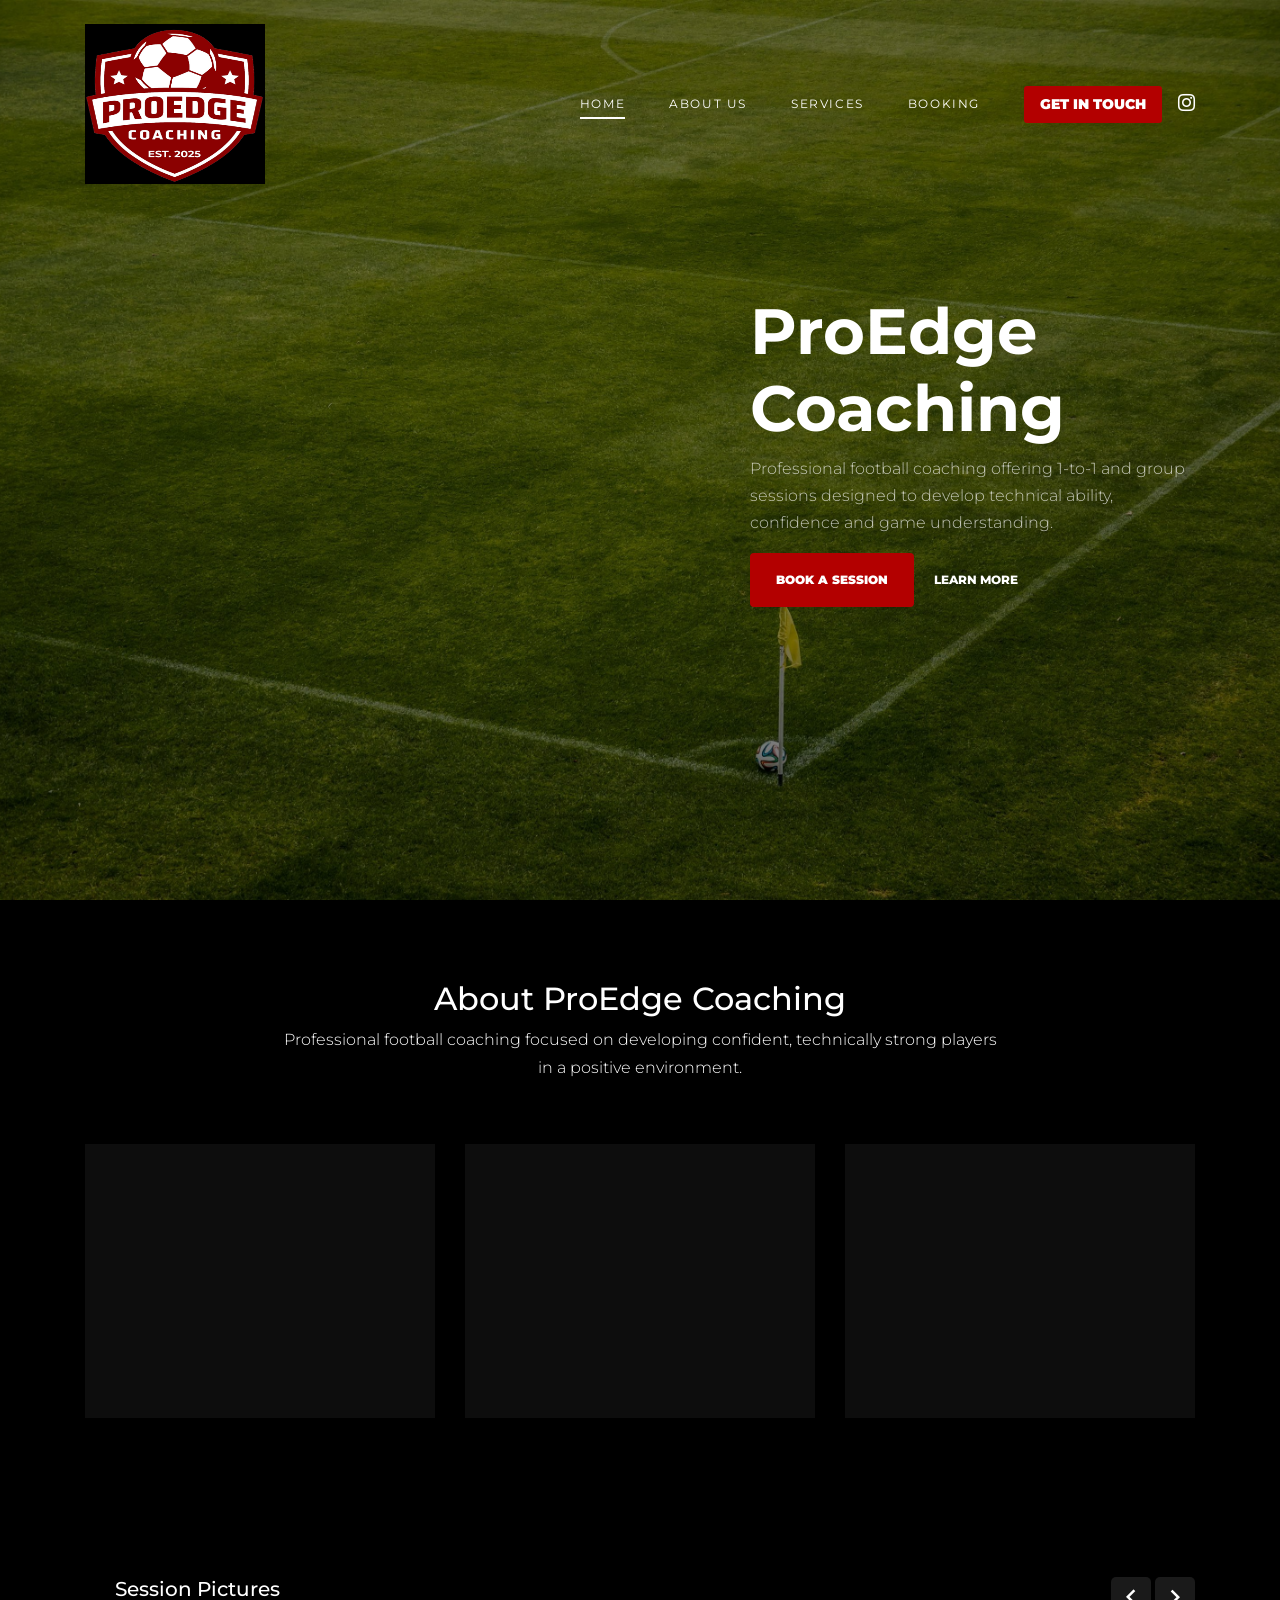
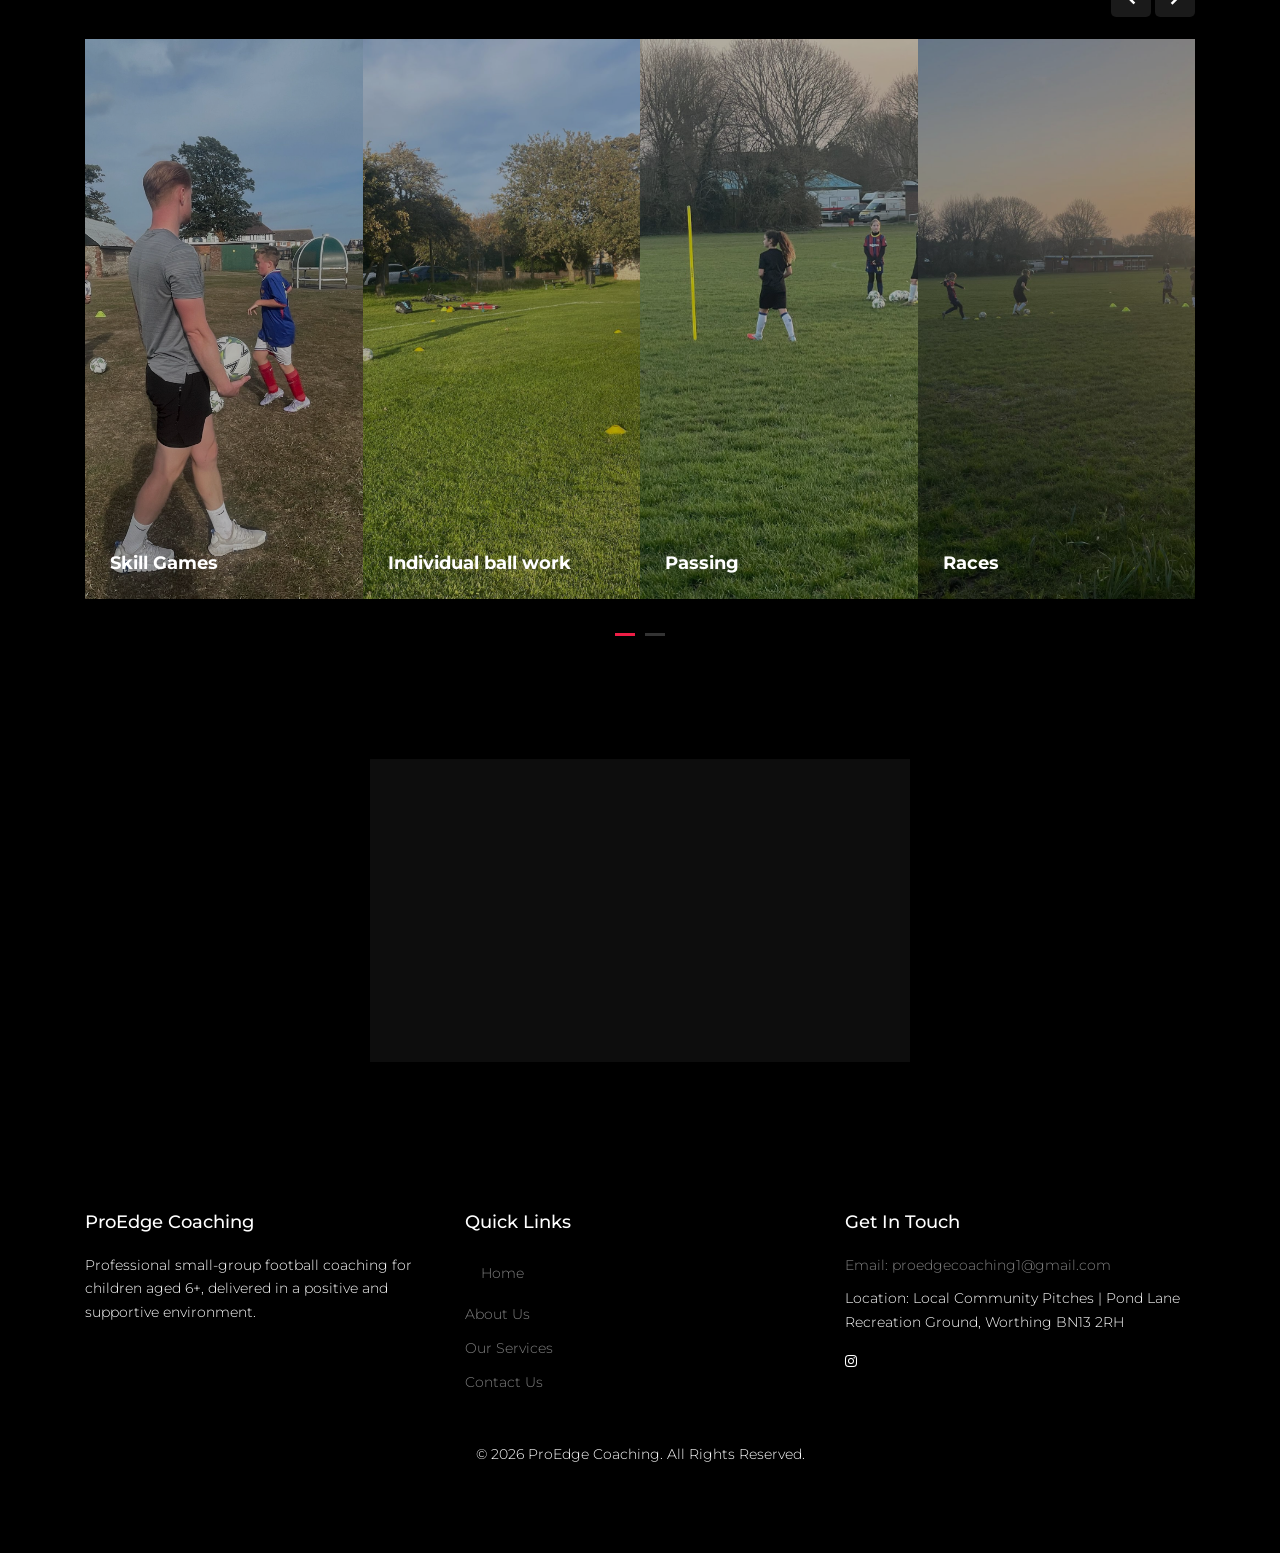
<file: index.html>
<!DOCTYPE html>
<html lang="en">

<head>
  <title>ProEdge Coaching</title>
  <meta charset="utf-8">
  <meta name="viewport" content="width=device-width, initial-scale=1, shrink-to-fit=no">


  <link href="https://fonts.googleapis.com/css2?family=Montserrat:wght@400;700&display=swap" rel="stylesheet">

  <link rel="stylesheet" href="fonts/icomoon/style.css">

  <link rel="stylesheet" href="css/bootstrap/bootstrap.css">
  <link rel="stylesheet" href="css/jquery-ui.css">
  <link rel="stylesheet" href="css/owl.carousel.min.css">
  <link rel="stylesheet" href="css/owl.theme.default.min.css">
  <link rel="stylesheet" href="css/owl.theme.default.min.css">

  <link rel="stylesheet" href="css/jquery.fancybox.min.css">

  <link rel="stylesheet" href="css/bootstrap-datepicker.css">

  <link rel="stylesheet" href="fonts/flaticon/font/flaticon.css">

  <link rel="stylesheet" href="css/aos.css">

  <link rel="stylesheet" href="css/style.css">



</head>

<body>

  <div class="site-wrap">

    <div class="site-mobile-menu site-navbar-target">
      <div class="site-mobile-menu-header">
        <div class="site-mobile-menu-close">
          <span class="icon-close2 js-menu-toggle"></span>
        </div>
      </div>
      <div class="site-mobile-menu-body"></div>
    </div>


    <header class="site-navbar py-4" role="banner">

      <div class="container">
        <div class="d-flex align-items-center">
          <div class="site-logo">
  <a href="index.html">
    <img src="images/proedgelogo.jpg" alt="ProEdge Football Coaching Logo" class="logo-img">
  </a>
</div>

       <div class="ml-auto d-flex align-items-center">

  <!-- Nav Menu -->
  <nav class="site-navigation position-relative text-right mr-4" role="navigation">
    <ul class="site-menu main-menu js-clone-nav mr-auto d-none d-lg-block">
      <li class="active"><a href="index.html" class="nav-link">Home</a></li>
      <li><a href="about.html" class="nav-link">About Us</a></li>
      <li><a href="services.html" class="nav-link">Services</a></li>
      <li><a href="booking.html" class="nav-link">Booking</a></li>
    </ul>
  </nav>

  <!-- CTA Button + Instagram -->
  <div class="header-cta d-none d-lg-flex align-items-center">
    <a href="booking.html" class="btn btn-primary btn-sm mr-3">
      Get In Touch
    </a>
    <a href="https://www.instagram.com/proedgecoachingfc" target="_blank" class="social-icon">
      <span class="icon-instagram"></span>
    </a>
  </div>

</div>

  <a href="#" class="d-inline-block d-lg-none site-menu-toggle js-menu-toggle text-black float-right text-white"><span
                class="icon-menu h3 text-white"></span></a>
          </div>
        </div>
      </div>
    </header>

<div class="hero overlay" style="background-image: url('images/footballphoto.jpg');">
  <div class="container">
    <div class="row align-items-center">
      <div class="col-lg-5 ml-auto">
        <div id="home"></div>

        <h1>ProEdge Coaching</h1>

<p>
Professional football coaching offering 1-to-1 and group sessions designed to
develop technical ability, confidence and game understanding.
</p>

        <a href="booking.html" class="btn btn-primary py-3 px-4 mr-3">Book a Session</a>
        <a href="services.html" class="more light">Learn More</a>
      </div>
    </div>
  </div>
</div>


 <div class="site-section">
  <div class="container">

    <!-- Heading -->
    <div class="row justify-content-center text-center mb-5">
      <div class="col-lg-8">
        <h2 class="heading">About ProEdge Coaching</h2>
        <p class="text-white">
          Professional football coaching focused on developing confident,
          technically strong players in a positive environment.
        </p>
      </div>
    </div>

    <!-- New Card Layout -->
    <div class="card-grid">

      <div class="pro-card">
        <h3>1-to-1 Coaching</h3>
        <div class="progress-bar">
          <div class="progress" style="width: 90%"></div>
        </div>
        <p>Personal sessions focused on technique, confidence and performance.</p>
        <a href="booking.html" class="pro-btn">Book Now</a>
      </div>

      <div class="pro-card">
        <h3>Group Sessions</h3>
        <div class="progress-bar">
          <div class="progress" style="width: 80%"></div>
        </div>
        <p>Train in small groups to improve teamwork and match awareness.</p>
        <a href="services.html" class="pro-btn">Learn More</a>
      </div>

      <div class="pro-card">
        <h3>Player Development</h3>
        <div class="progress-bar">
          <div class="progress" style="width: 85%"></div>
        </div>
        <p>Game-based training to build confidence and decision making.</p>
        <a href="services.html" class="pro-btn">Explore</a>
      </div>

    </div>

  </div>
</div>

    <div class="site-section">
      <div class="container">
        <div class="row">
          <div class="col-6 title-section">
            <h2 class="heading">Session Pictures</h2>
          </div>
          <div class="col-6 text-right">
            <div class="custom-nav">
            <a href="#" class="js-custom-prev-v2"><span class="icon-keyboard_arrow_left"></span></a>
            <span></span>
            <a href="#" class="js-custom-next-v2"><span class="icon-keyboard_arrow_right"></span></a>
            </div>
          </div>
        </div>


        <div class="owl-4-slider owl-carousel">
          <div class="item">
            <div class="video-media">
              <img src="images/trainingsesh1.jpg" alt="Image" class="img-fluid">
               <!-- <span class="icon mr-3">
                  <span class="icon-play"></span>
                </span> -->
                <div class="caption-overlay">
                  <h3 class="m-0">Skill Games</h3>
                </div>
              </a>
            </div>
          </div>
          <div class="item">
            <div class="video-media">
              <img src="images/trainingsesh2.jpg " alt="Image" class="img-fluid">
              <!-- <span class="icon mr-3">
                  <span class="icon-play"></span>
                </span> -->
                <div class="caption-overlay">
                  <h3 class="m-0">Individual ball work</h3>
                </div>
              </a>
            </div>
          </div>
          <div class="item">
            <div class="video-media">
              <img src="images/trainingsesh3.jpg" alt="Image" class="img-fluid">
             <!-- <span class="icon mr-3">
                  <span class="icon-play"></span>
                </span> -->
                <div class="caption-overlay">
                  <h3 class="m-0">Passing</h3>
                </div>
              </a>
            </div>
          </div>

          <div class="item">
            <div class="video-media">
              <img src="images/trainingsesh4.jpg" alt="Image" class="img-fluid">
              <!-- <span class="icon mr-3">
                  <span class="icon-play"></span>
                </span> -->
                <div class="caption-overlay">
                  <h3 class="m-0">Races</h3>
                </div>
              </a>
            </div>
          </div>
          <div class="item">
            <div class="video-media">
              <img src="images/trainingsesh1.jpg" alt="Image" class="img-fluid">
              <!-- <span class="icon mr-3">
                  <span class="icon-play"></span>
                </span> -->
                <div class="caption-overlay">
                  <h3 class="m-0">Shooting Practice</h3>
                </div>
              </a>
            </div>
          </div>
          <div class="item">
            <div class="video-media">
              <img src="images/trainingsesh2.jpg" alt="Image" class="img-fluid">
              <!-- <span class="icon mr-3">
                  <span class="icon-play"></span>
                </span> -->
                <div class="caption-overlay">
                  <h3 class="m-0">Mini Matches</h3>
                </div>
              </a>
            </div>
          </div>
        </div>

      </div>
    </div>

<div class="site-section">
  <div class="container">

    <div class="row justify-content-center">
      <div class="col-lg-6">

        <div class="pro-card text-center">
          <h3>Book Your Session</h3>

          <div class="progress-bar">
            <div class="progress" style="width: 85%"></div>
          </div>

          <p>
            1-to-1 and group football coaching designed to improve
            confidence, technique and performance.
          </p>

          <p>
            Sessions take place in Worthing in a professional
            and supportive training environment.
          </p>

          <a href="booking.html" class="pro-btn">Book Now</a>
        </div>

      </div>
    </div>

  </div>
</div>


<footer class="footer-section">
  <div class="container">
    <div class="row">

      <!-- About -->
      <div class="col-lg-4">
        <div class="widget mb-4">
          <h3>ProEdge Coaching</h3>
          <p>
            Professional small-group football coaching for children aged 6+, delivered in a positive and supportive environment.
          </p>
        </div>
      </div>

      <!-- Quick Links -->
      <div class="col-lg-4">
        <div class="widget mb-4">
          <h3>Quick Links</h3>
          <ul class="list-unstyled links">
            <li><a href="index.html" class="nav-link">Home</a></li>
            <li><a href="about.html">About Us</a></li>
            <li><a href="services.html">Our Services</a></li>
            <li><a href="booking.html">Contact Us</a></li>
          </ul>
        </div>
      </div>

      <!-- Contact & Social -->
      <div class="col-lg-4">
        <div class="widget mb-4">
          <h3>Get In Touch</h3>
          <ul class="list-unstyled links">
            <li>Email: <a href="mailto:proedgecoaching1@gmail.com">proedgecoaching1@gmail.com</li>
            <li>Location: Local Community Pitches | Pond Lane Recreation Ground, Worthing BN13 2RH</li>
          </ul>

          <div class="mt-3">
            <a href="https://www.instagram.com/proedgecoachingfc" target="_blank" class="mr-3">
              <span class="icon-instagram"></span>
            </a>
          </div>
        </div>
      </div>

    </div>

    <div class="row text-center">
      <div class="col-md-12 pt-4">
        <p>
          © <script>document.write(new Date().getFullYear());</script>
          ProEdge Coaching. All Rights Reserved.
        </p>
      </div>
    </div>

  </div>
</footer>

  </div>
  <!-- .site-wrap -->

  <script src="js/jquery-3.3.1.min.js"></script>
  <script src="js/jquery-migrate-3.0.1.min.js"></script>
  <script src="js/jquery-ui.js"></script>
  <script src="js/popper.min.js"></script>
  <script src="js/bootstrap.min.js"></script>
  <script src="js/owl.carousel.min.js"></script>
  <script src="js/jquery.stellar.min.js"></script>
  <script src="js/jquery.countdown.min.js"></script>
  <script src="js/bootstrap-datepicker.min.js"></script>
  <script src="js/jquery.easing.1.3.js"></script>
  <script src="js/aos.js"></script>
  <script src="js/jquery.fancybox.min.js"></script>
  <script src="js/jquery.sticky.js"></script>
  <script src="js/jquery.mb.YTPlayer.min.js"></script>


  <script src="js/main.js"></script>

</body>

</html>
</file>
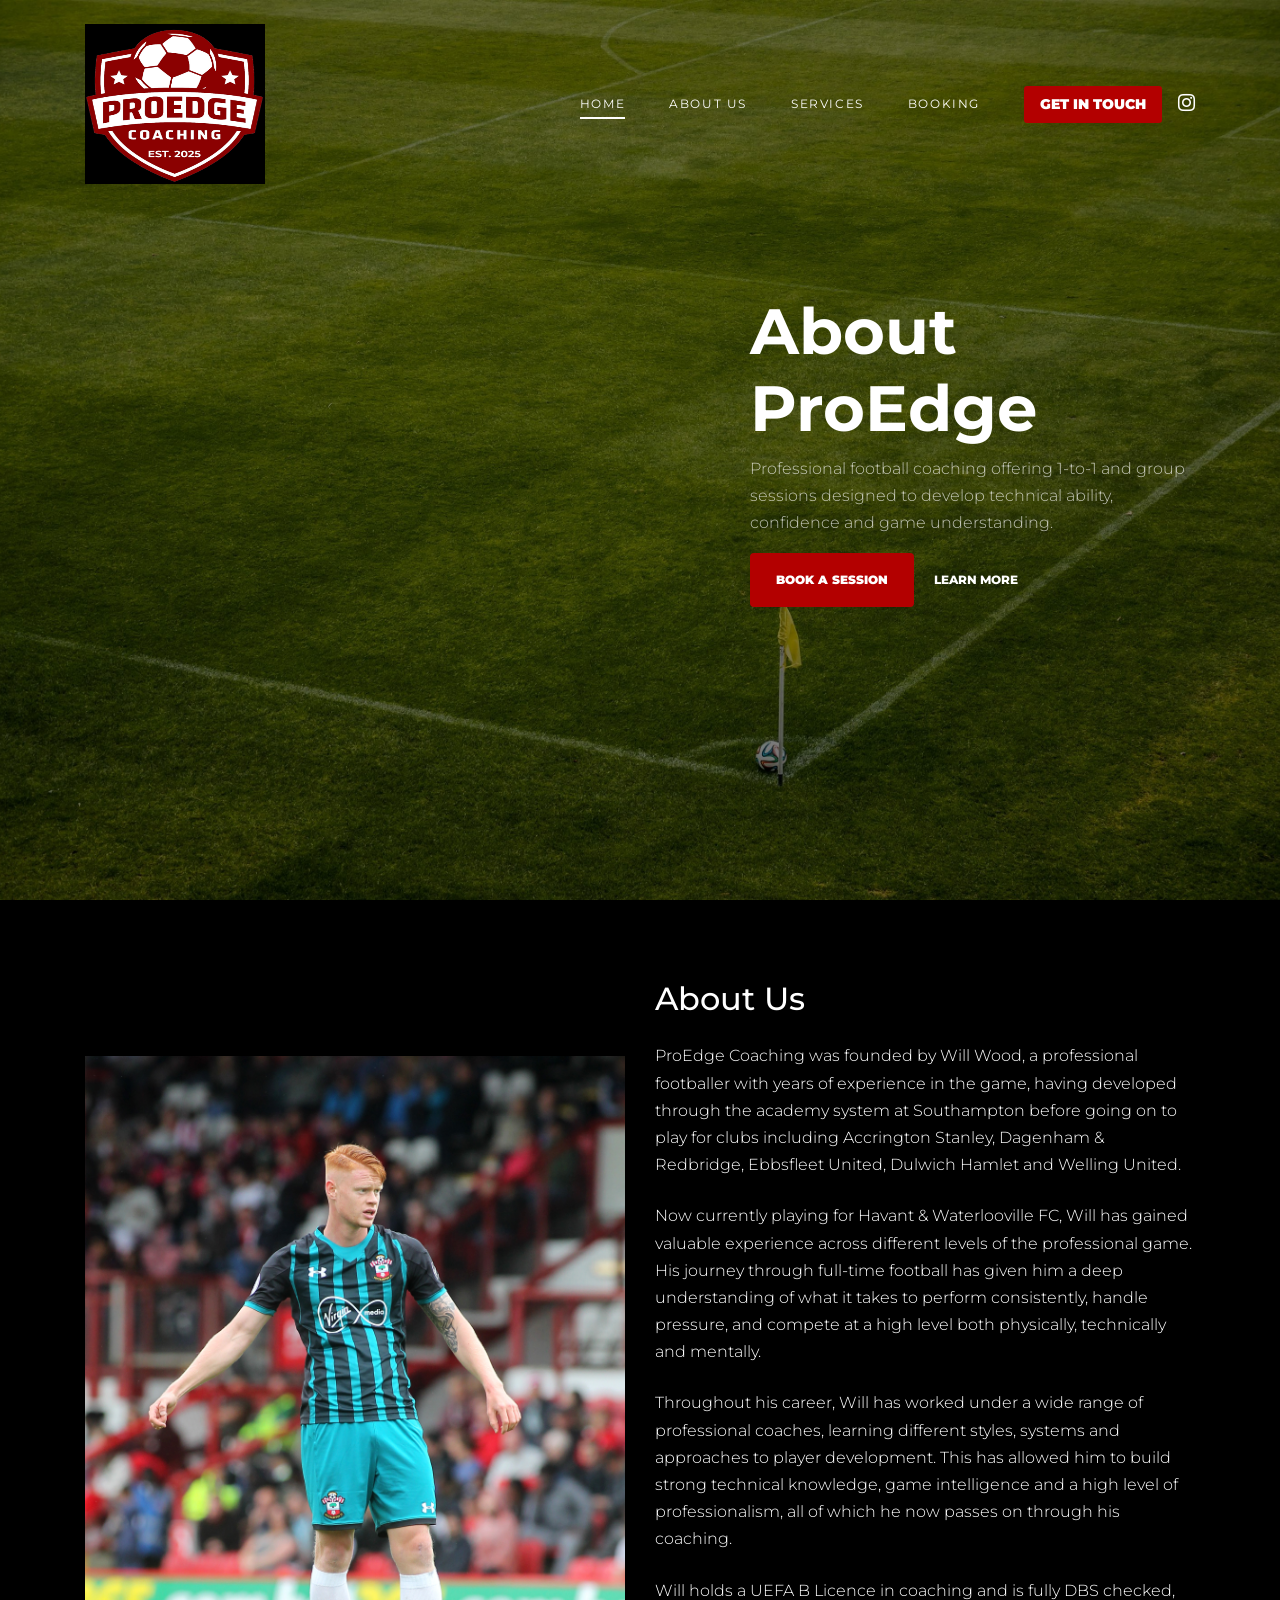
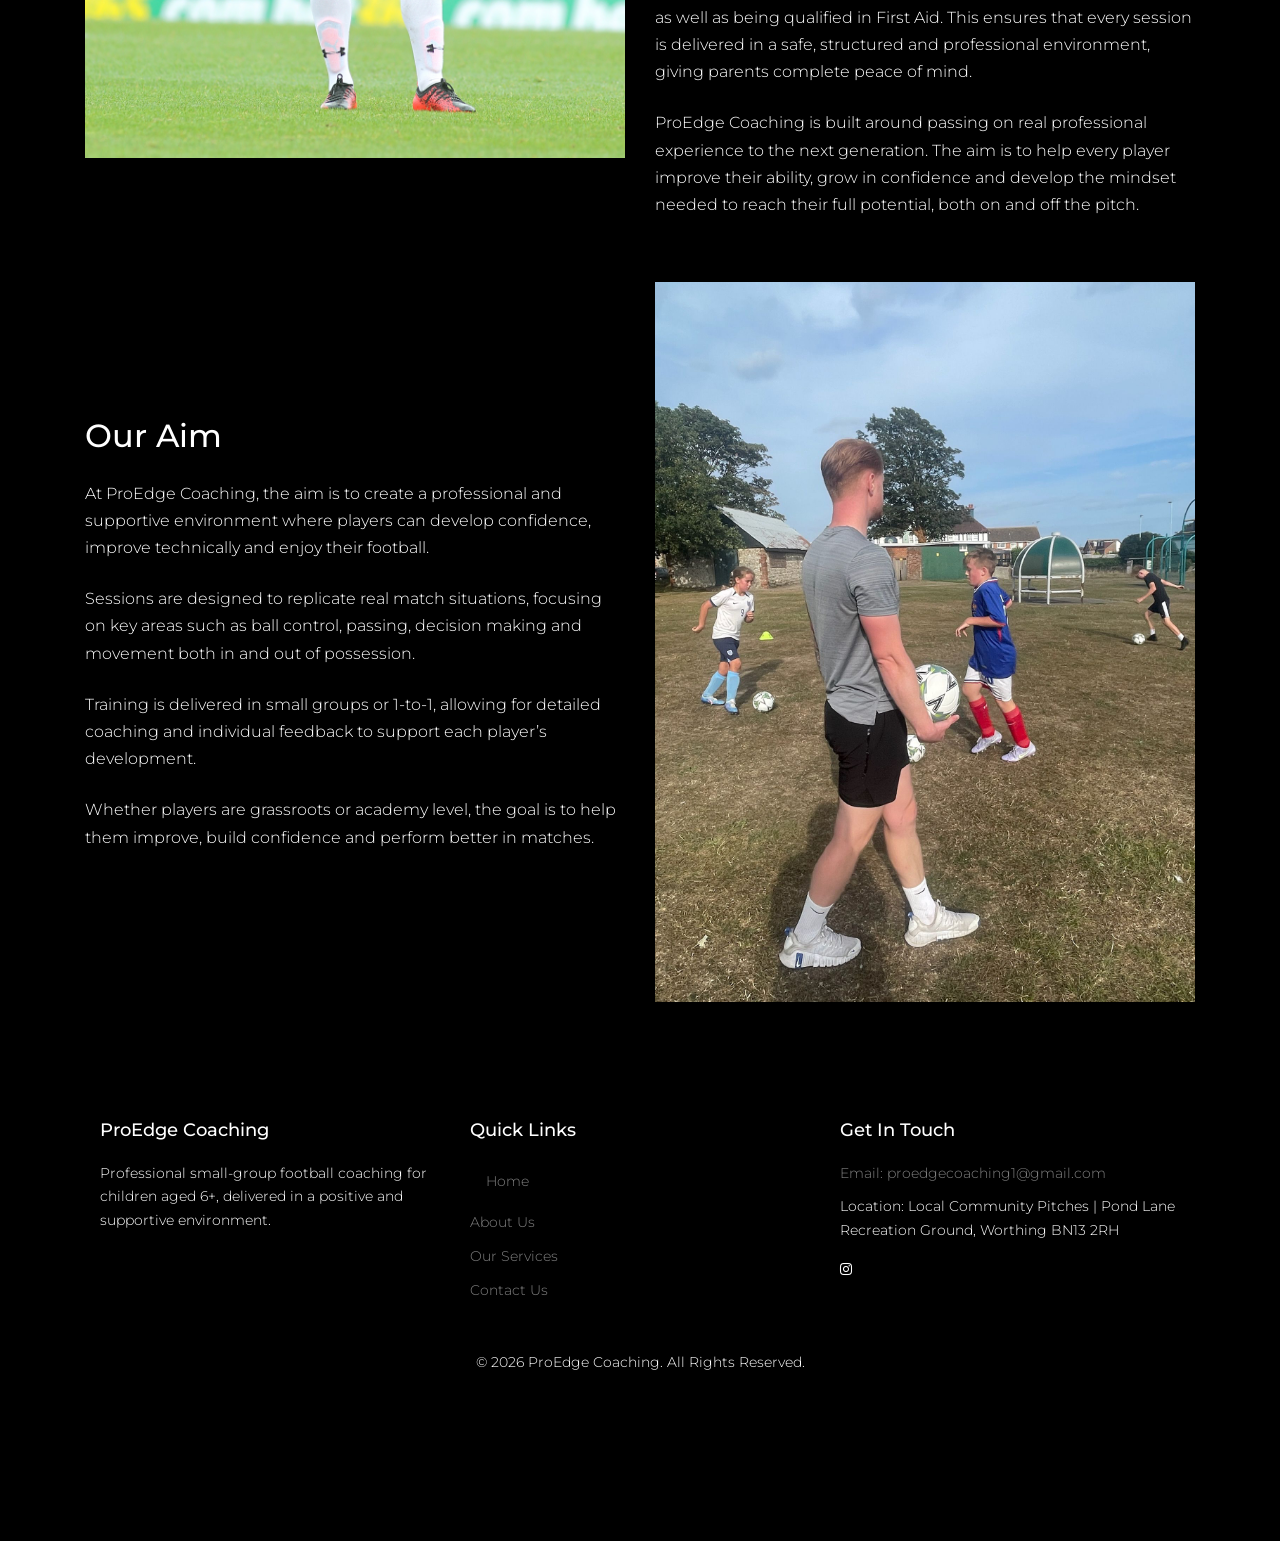
<file: about.html>
<!DOCTYPE html>
<html lang="en">

<head>
  <title>ProEdge Coaching</title>
  <meta charset="utf-8">
  <meta name="viewport" content="width=device-width, initial-scale=1, shrink-to-fit=no">


  <link href="https://fonts.googleapis.com/css2?family=Montserrat:wght@400;700&display=swap" rel="stylesheet">

  <link rel="stylesheet" href="fonts/icomoon/style.css">

  <link rel="stylesheet" href="css/bootstrap/bootstrap.css">
  <link rel="stylesheet" href="css/jquery-ui.css">
  <link rel="stylesheet" href="css/owl.carousel.min.css">
  <link rel="stylesheet" href="css/owl.theme.default.min.css">
  <link rel="stylesheet" href="css/owl.theme.default.min.css">

  <link rel="stylesheet" href="css/jquery.fancybox.min.css">

  <link rel="stylesheet" href="css/bootstrap-datepicker.css">

  <link rel="stylesheet" href="fonts/flaticon/font/flaticon.css">

  <link rel="stylesheet" href="css/aos.css">

  <link rel="stylesheet" href="css/style.css">



</head>

<body>

  <div class="site-wrap">

    <div class="site-mobile-menu site-navbar-target">
      <div class="site-mobile-menu-header">
        <div class="site-mobile-menu-close">
          <span class="icon-close2 js-menu-toggle"></span>
        </div>
      </div>
      <div class="site-mobile-menu-body"></div>
    </div>


  <header class="site-navbar py-4" role="banner">
  <div class="container">
    <div class="d-flex align-items-center">
      <div class="site-logo">
        <a href="index.html">
          <img src="images/proedgelogo.jpg" alt="Pro Edge Football Coaching Logo" class="logo-img">
        </a>
      </div>

      <div class="ml-auto d-flex align-items-center">
          <!-- Nav Menu -->
  <nav class="site-navigation position-relative text-right mr-4" role="navigation">
    <ul class="site-menu main-menu js-clone-nav mr-auto d-none d-lg-block">
      <li class="active"><a href="index.html" class="nav-link">Home</a></li>
      <li><a href="about.html" class="nav-link">About Us</a></li>
      <li><a href="services.html" class="nav-link">Services</a></li>
      <li><a href="booking.html" class="nav-link">Booking</a></li>
    </ul>
  </nav>

        <div class="header-cta d-none d-lg-flex align-items-center">
          <a href="booking.html" class="btn btn-primary btn-sm mr-3">Get In Touch</a>
          <a href="https://www.instagram.com/proedgecoachingfc" target="_blank" class="social-icon">
            <span class="icon-instagram"></span>
          </a>
        </div>
      </div>

      <a href="#" class="d-inline-block d-lg-none site-menu-toggle js-menu-toggle text-white">
        <span class="icon-menu h3"></span>
      </a>
    </div>
  </div>
</header>

<div class="hero overlay" style="background-image: url('images/footballphoto.jpg');">
  <div class="container">
    <div class="row align-items-center">
      <div class="col-lg-5 ml-auto">
        <div id="home"></div>

        <h1>About ProEdge</h1>

<p>
Professional football coaching offering 1-to-1 and group sessions designed to
develop technical ability, confidence and game understanding.
</p>

        <a href="booking.html" class="btn btn-primary py-3 px-4 mr-3">Book a Session</a>
        <a href="services.html" class="more light">Learn More</a>
      </div>
    </div>
  </div>
</div>

<div class="site-section bg-dark">
  <div class="container">

    <!-- Section 1: Image left, text right -->
    <div class="row align-items-center mb-5 mb-lg-7">
      <div class="col-lg-6 mb-4 mb-lg-0">
        <img src="images/willwood.jpg" alt="Route One Coaching" class="img-fluid about-img about-img-xxl">
      </div>
      <div class="col-lg-6">
        <div class="about-content">
          <h2 class="text-white">About Us</h2>

          <p class="text-white mb-4">
  ProEdge Coaching was founded by Will Wood, a professional footballer with
  years of experience in the game, having developed through the academy system
  at Southampton before going on to play for clubs including Accrington Stanley,
  Dagenham & Redbridge, Ebbsfleet United, Dulwich Hamlet and Welling United.
</p>

<p class="text-white mb-4">
  Now currently playing for Havant & Waterlooville FC, Will has gained valuable
  experience across different levels of the professional game. His journey through
  full-time football has given him a deep understanding of what it takes to perform
  consistently, handle pressure, and compete at a high level both physically, technically and mentally.
</p>

<p class="text-white mb-4">
  Throughout his career, Will has worked under a wide range of professional coaches,
  learning different styles, systems and approaches to player development. This has
  allowed him to build strong technical knowledge, game intelligence and a high level
  of professionalism, all of which he now passes on through his coaching.
</p>

<p class="text-white mb-4">
  Will holds a UEFA B Licence in coaching and is fully DBS checked, as well as being
  qualified in First Aid. This ensures that every session is delivered in a safe,
  structured and professional environment, giving parents complete peace of mind.
</p>

<p class="text-white">
  ProEdge Coaching is built around passing on real professional experience to the
  next generation. The aim is to help every player improve their ability, grow in
  confidence and develop the mindset needed to reach their full potential, both on
  and off the pitch.
</p>
        </div>
      </div>
    </div>

    <!-- Section 2: Text left, image right -->
    <div class="row align-items-center mb-5 mb-lg-7">
      <div class="col-lg-6 order-2 order-lg-1">
        <div class="about-content">
          <h2 class="text-white">Our Aim</h2>

<p class="text-white mb-4">
  At ProEdge Coaching, the aim is to create a professional and supportive
  environment where players can develop confidence, improve technically and
  enjoy their football.
</p>

<p class="text-white mb-4">
  Sessions are designed to replicate real match situations, focusing on key
  areas such as ball control, passing, decision making and movement both in
  and out of possession.
</p>

<p class="text-white mb-4">
  Training is delivered in small groups or 1-to-1, allowing for detailed
  coaching and individual feedback to support each player’s development.
</p>

<p class="text-white">
  Whether players are grassroots or academy level, the goal is to help them
  improve, build confidence and perform better in matches.
</p>
        </div>
      </div>

  <div class="col-lg-6 order-1 order-lg-2 mb-4 mb-lg-0">
    <img src="images/trainingsesh1.jpg" alt="Player Development" class="img-fluid about-img about-img-xxl">
  </div>
</div>

<footer class="footer-section">
  <div class="container">
    <div class="row">

      <!-- About -->
      <div class="col-lg-4">
        <div class="widget mb-4">
          <h3>ProEdge Coaching</h3>
          <p>
            Professional small-group football coaching for children aged 6+, delivered in a positive and supportive environment.
          </p>
        </div>
      </div>

      <!-- Quick Links -->
      <div class="col-lg-4">
        <div class="widget mb-4">
          <h3>Quick Links</h3>
          <ul class="list-unstyled links">
            <li><a href="index.html" class="nav-link">Home</a></li>
            <li><a href="about.html">About Us</a></li>
            <li><a href="services.html">Our Services</a></li>
            <li><a href="booking.html">Contact Us</a></li>
          </ul>
        </div>
      </div>

      <!-- Contact & Social -->
      <div class="col-lg-4">
        <div class="widget mb-4">
          <h3>Get In Touch</h3>
          <ul class="list-unstyled links">
            <li>Email: <a href="mailto:proedgecoaching1@gmail.com">proedgecoaching1@gmail.com</li>
            <li>Location: Local Community Pitches | Pond Lane Recreation Ground, Worthing BN13 2RH</li>
          </ul>

          <div class="mt-3">
            <a href="https://www.instagram.com/proedgecoachingfc" target="_blank" class="mr-3">
              <span class="icon-instagram"></span>
            </a>
          </div>
        </div>
      </div>

    </div>

    <div class="row text-center">
      <div class="col-md-12 pt-4">
        <p>
          © <script>document.write(new Date().getFullYear());</script>
          ProEdge Coaching. All Rights Reserved.
        </p>
      </div>
    </div>

  </div>
</footer>
 </div>

  <!-- .site-wrap -->

  <script src="js/jquery-3.3.1.min.js"></script>
  <script src="js/jquery-migrate-3.0.1.min.js"></script>
  <script src="js/jquery-ui.js"></script>
  <script src="js/popper.min.js"></script>
  <script src="js/bootstrap.min.js"></script>
  <script src="js/owl.carousel.min.js"></script>
  <script src="js/jquery.stellar.min.js"></script>
  <script src="js/jquery.countdown.min.js"></script>
  <script src="js/bootstrap-datepicker.min.js"></script>
  <script src="js/jquery.easing.1.3.js"></script>
  <script src="js/aos.js"></script>
  <script src="js/jquery.fancybox.min.js"></script>
  <script src="js/jquery.sticky.js"></script>
  <script src="js/jquery.mb.YTPlayer.min.js"></script>


  <script src="js/main.js"></script>

</body>

</html>
</file>
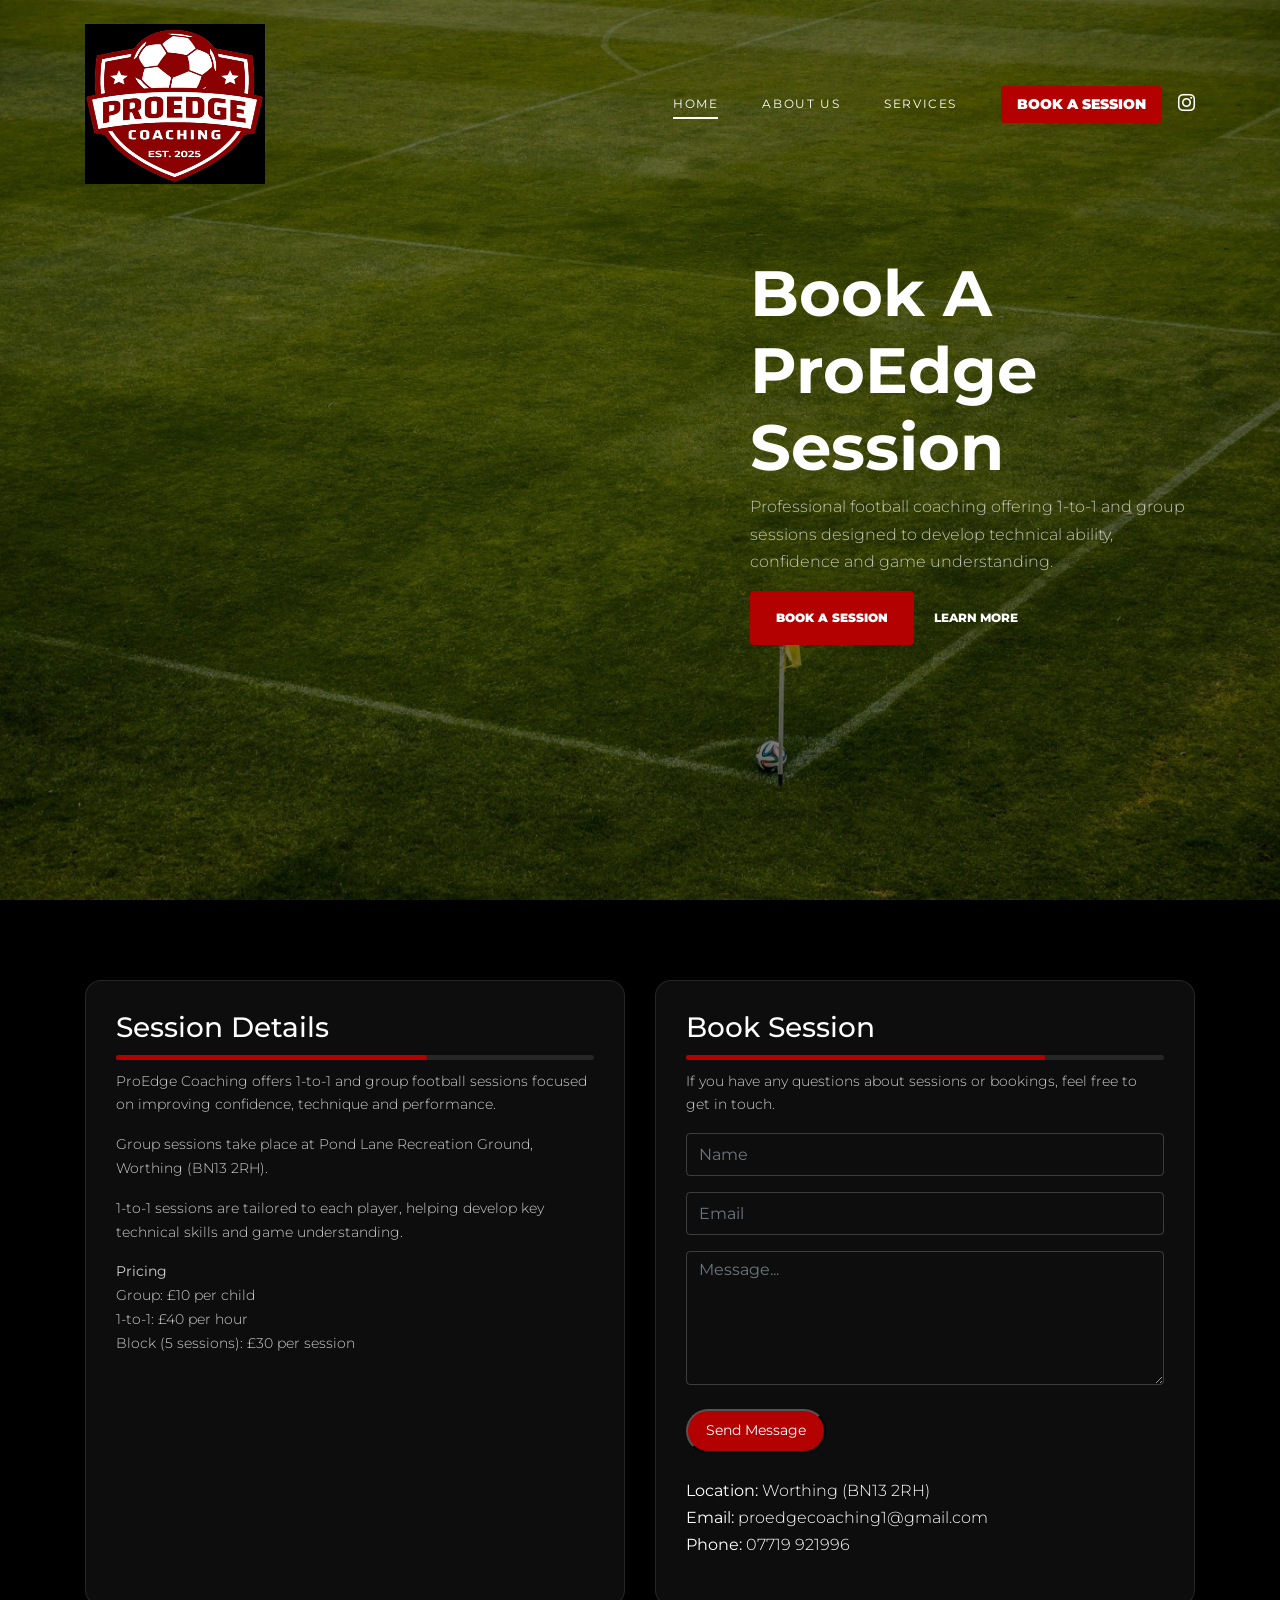
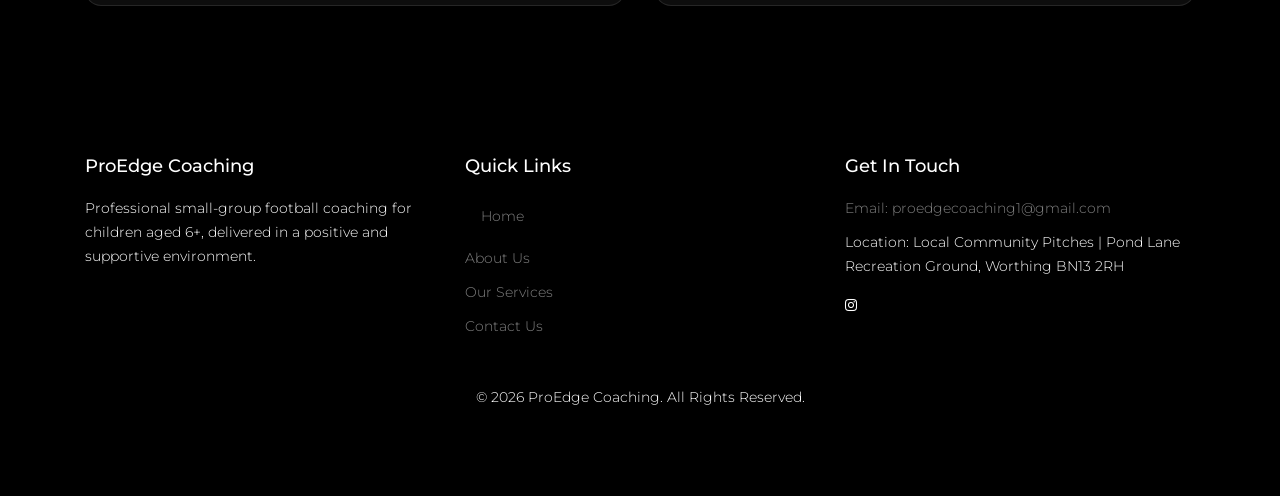
<file: booking.html>
<!DOCTYPE html>
<html lang="en">

<head>
  <title>ProEdge Coaching</title>
  <meta charset="utf-8">
  <meta name="viewport" content="width=device-width, initial-scale=1, shrink-to-fit=no">


  <link href="https://fonts.googleapis.com/css2?family=Montserrat:wght@400;700&display=swap" rel="stylesheet">

  <link rel="stylesheet" href="fonts/icomoon/style.css">

  <link rel="stylesheet" href="css/bootstrap/bootstrap.css">
  <link rel="stylesheet" href="css/jquery-ui.css">
  <link rel="stylesheet" href="css/owl.carousel.min.css">
  <link rel="stylesheet" href="css/owl.theme.default.min.css">
  <link rel="stylesheet" href="css/owl.theme.default.min.css">

  <link rel="stylesheet" href="css/jquery.fancybox.min.css">

  <link rel="stylesheet" href="css/bootstrap-datepicker.css">

  <link rel="stylesheet" href="fonts/flaticon/font/flaticon.css">

  <link rel="stylesheet" href="css/aos.css">

  <link rel="stylesheet" href="css/style.css">



</head>

<body>
<div class="site-wrap">

  <div class="site-mobile-menu site-navbar-target">
    <div class="site-mobile-menu-header">
      <div class="site-mobile-menu-close">
        <span class="icon-close2 js-menu-toggle"></span>
      </div>
    </div>
    <div class="site-mobile-menu-body"></div>
  </div>

  <header class="site-navbar py-4" role="banner">

    <div class="container">
      <div class="d-flex align-items-center">
        <div class="site-logo">
          <a href="index.html">
            <img src="images/proedgelogo.jpg" alt="Pro Edge Football Coaching Logo" class="logo-img">
          </a>
        </div>

        <div class="ml-auto d-flex align-items-center">

          <!-- Nav Menu -->
          <nav class="site-navigation position-relative text-right mr-4" role="navigation">
            <ul class="site-menu main-menu js-clone-nav mr-auto d-none d-lg-block">
          <li class="active"><a href="index.html" class="nav-link">Home</a></li>
      <li><a href="about.html" class="nav-link">About Us</a></li>
      <li><a href="services.html" class="nav-link">Services</a></li>
            </ul>
          </nav>

          <!-- CTA Button + Instagram -->
          <div class="header-cta d-none d-lg-flex align-items-center">
            <a href="booking.html" class="btn btn-primary btn-sm mr-3">Book a Session</a>
            <a href="https://www.instagram.com/proedgecoachingfc" target="_blank" class="social-icon">
              <span class="icon-instagram"></span>
            </a>
          </div>

        </div>

        <a href="#" class="d-inline-block d-lg-none site-menu-toggle js-menu-toggle text-black float-right text-white">
          <span class="icon-menu h3 text-white"></span>
        </a>
      </div>
    </div>
  </header>

<div class="hero overlay" style="background-image: url('images/footballphoto.jpg');">
  <div class="container">
    <div class="row align-items-center">
      <div class="col-lg-5 ml-auto">
        <div id="home"></div>

        <h1>Book A ProEdge Session</h1>

<p>
Professional football coaching offering 1-to-1 and group sessions designed to
develop technical ability, confidence and game understanding.
</p>

        <a href="booking.html" class="btn btn-primary py-3 px-4 mr-3">Book a Session</a>
        <a href="services.html" class="more light">Learn More</a>
      </div>
    </div>
  </div>
</div>

<div class="site-section bg-dark">
  <div class="container">

    <div class="row align-items-stretch">

      <!-- LEFT: BOOKING CARD -->
      <div class="col-lg-6 mb-4 mb-lg-0">
        <div class="pro-card h-100">

          <h3>Session Details</h3>

          <div class="progress-bar">
            <div class="progress" style="width: 65%"></div>
          </div>

          <p>
            ProEdge Coaching offers 1-to-1 and group football sessions
            focused on improving confidence, technique and performance.
          </p>

          <p>
            Group sessions take place at Pond Lane Recreation Ground,
            Worthing (BN13 2RH).
          </p>

          <p>
            1-to-1 sessions are tailored to each player, helping develop
            key technical skills and game understanding.
          </p>

          <p>
            <strong>Pricing</strong><br>
            Group: £10 per child<br>
            1-to-1: £40 per hour<br>
            Block (5 sessions): £30 per session
          </p>

        </div>
      </div>


      <!-- RIGHT: CONTACT FORM -->
      <div class="col-lg-6">
        <div class="pro-card h-100">

          <h3>Book Session</h3>

          <div class="progress-bar">
            <div class="progress" style="width: 75%"></div>
          </div>

          <p>
            If you have any questions about sessions or bookings,
            feel free to get in touch.
          </p>

          <form
            name="contact-us"
            method="POST"
            data-netlify="true"
            netlify-honeypot="bot-field"
            action="/thank-you.html"
          >
            <input type="hidden" name="form-name" value="contact-us">
            <input type="hidden" name="bot-field">

            <div class="form-group">
              <input type="text" class="form-control" name="name" placeholder="Name" required>
            </div>

            <div class="form-group">
              <input type="email" class="form-control" name="email" placeholder="Email" required>
            </div>

            <div class="form-group">
              <textarea class="form-control" name="message" rows="5" placeholder="Message..." required></textarea>
            </div>

            <div class="form-group">
              <input type="submit" class="pro-btn mt-2" value="Send Message">
            </div>
          </form>

          <!-- Contact Info -->
          <ul class="list-unstyled mt-4 text-white">
            <li><strong>Location:</strong> Worthing (BN13 2RH)</li>
            <li>
              <strong>Email:</strong>
              <a href="mailto:proedgecoaching1@gmail.com">
                proedgecoaching1@gmail.com
              </a>
            </li>
            <li>
              <strong>Phone:</strong>
              <a href="tel:07719921996">07719 921996</a>
            </li>
          </ul>

        </div>
      </div>

    </div>

  </div>
</div>

<footer class="footer-section">
  <div class="container">
    <div class="row">

      <!-- About -->
      <div class="col-lg-4">
        <div class="widget mb-4">
          <h3>ProEdge Coaching</h3>
          <p>
            Professional small-group football coaching for children aged 6+, delivered in a positive and supportive environment.
          </p>
        </div>
      </div>

      <!-- Quick Links -->
      <div class="col-lg-4">
        <div class="widget mb-4">
          <h3>Quick Links</h3>
          <ul class="list-unstyled links">
            <li><a href="index.html" class="nav-link">Home</a></li>
            <li><a href="about.html">About Us</a></li>
            <li><a href="services.html">Our Services</a></li>
            <li><a href="booking.html">Contact Us</a></li>
          </ul>
        </div>
      </div>

      <!-- Contact & Social -->
      <div class="col-lg-4">
        <div class="widget mb-4">
          <h3>Get In Touch</h3>
          <ul class="list-unstyled links">
            <li>Email: <a href="mailto:proedgecoaching1@gmail.com">proedgecoaching1@gmail.com</li>
            <li>Location: Local Community Pitches | Pond Lane Recreation Ground, Worthing BN13 2RH</li>
          </ul>

          <div class="mt-3">
            <a href="https://www.instagram.com/proedgecoachingfc" target="_blank" class="mr-3">
              <span class="icon-instagram"></span>
            </a>
          </div>
        </div>
      </div>

    </div>

    <div class="row text-center">
      <div class="col-md-12 pt-4">
        <p>
          © <script>document.write(new Date().getFullYear());</script>
          ProEdge Coaching. All Rights Reserved.
        </p>
      </div>
    </div>

  </div>
</footer>
 </div>

  <!-- .site-wrap -->

  <script src="js/jquery-3.3.1.min.js"></script>
  <script src="js/jquery-migrate-3.0.1.min.js"></script>
  <script src="js/jquery-ui.js"></script>
  <script src="js/popper.min.js"></script>
  <script src="js/bootstrap.min.js"></script>
  <script src="js/owl.carousel.min.js"></script>
  <script src="js/jquery.stellar.min.js"></script>
  <script src="js/jquery.countdown.min.js"></script>
  <script src="js/bootstrap-datepicker.min.js"></script>
  <script src="js/jquery.easing.1.3.js"></script>
  <script src="js/aos.js"></script>
  <script src="js/jquery.fancybox.min.js"></script>
  <script src="js/jquery.sticky.js"></script>
  <script src="js/jquery.mb.YTPlayer.min.js"></script>


  <script src="js/main.js"></script>

</body>

</html>
</file>
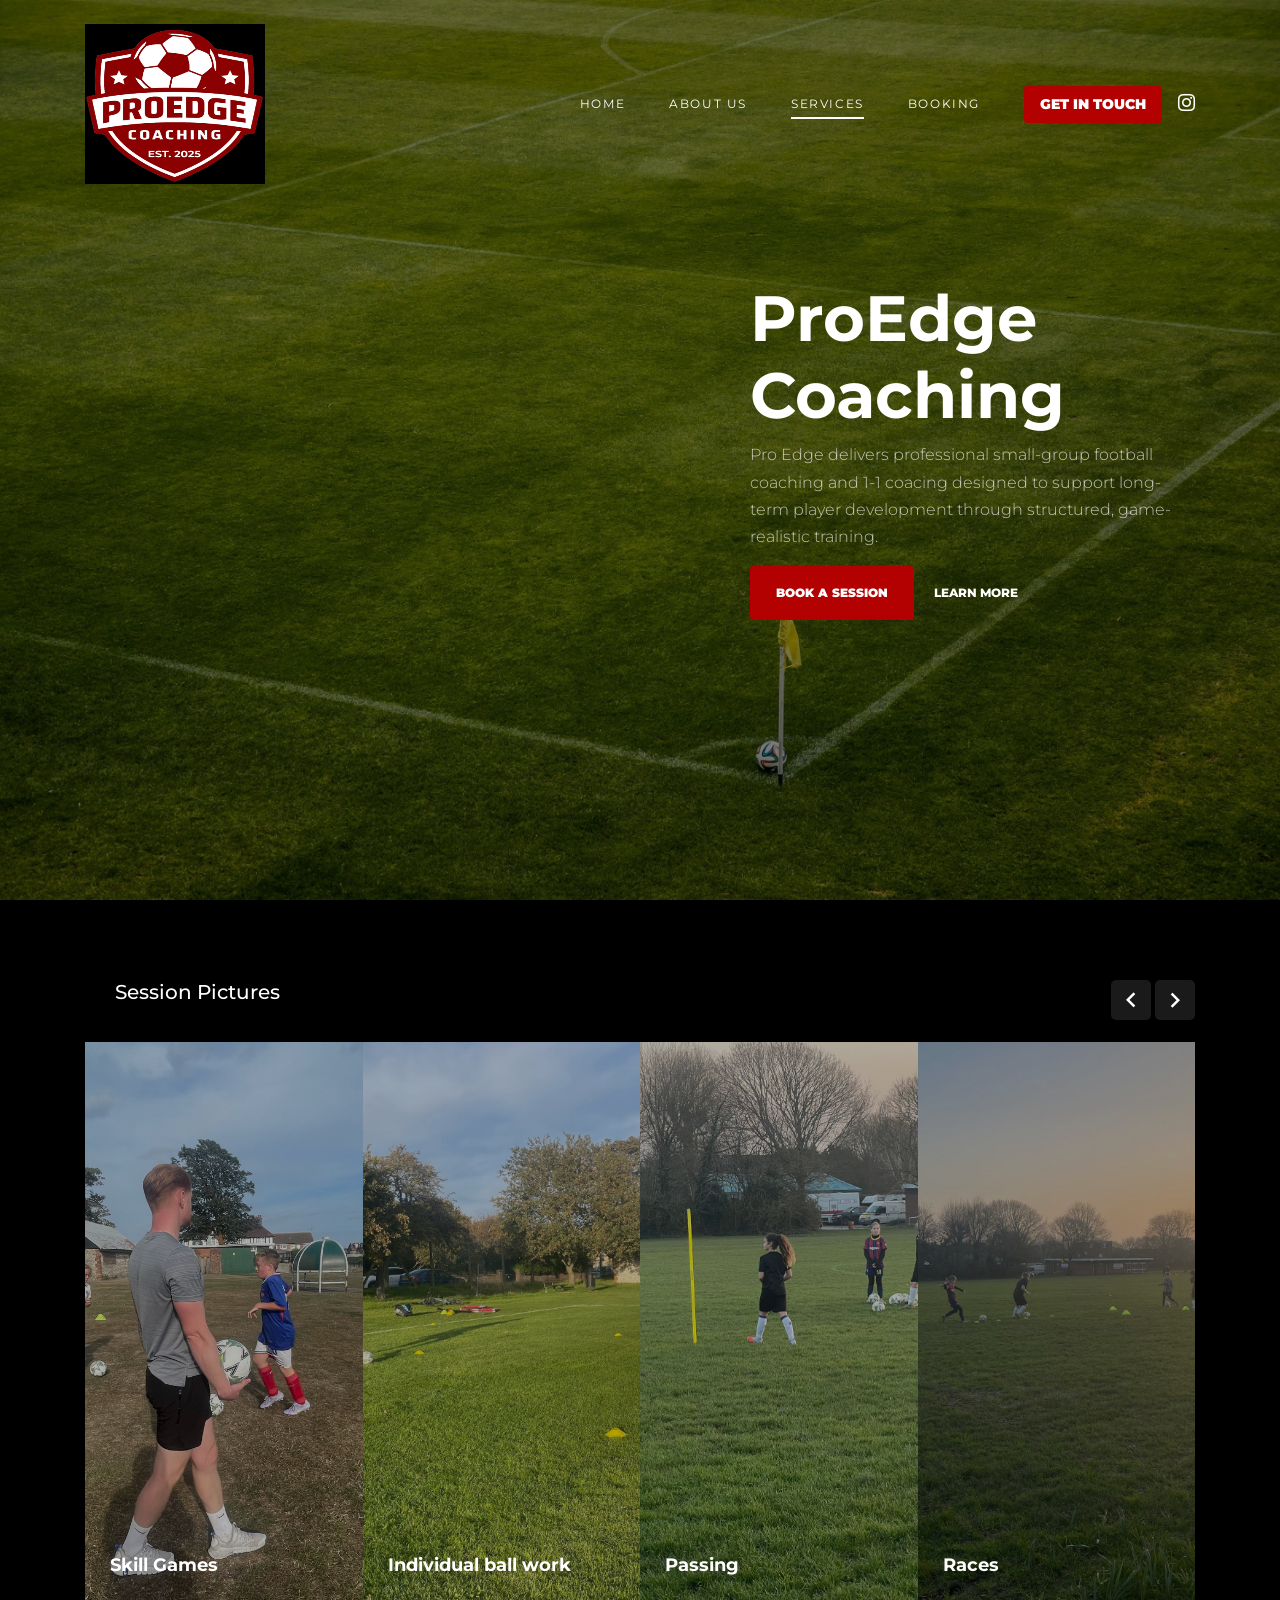
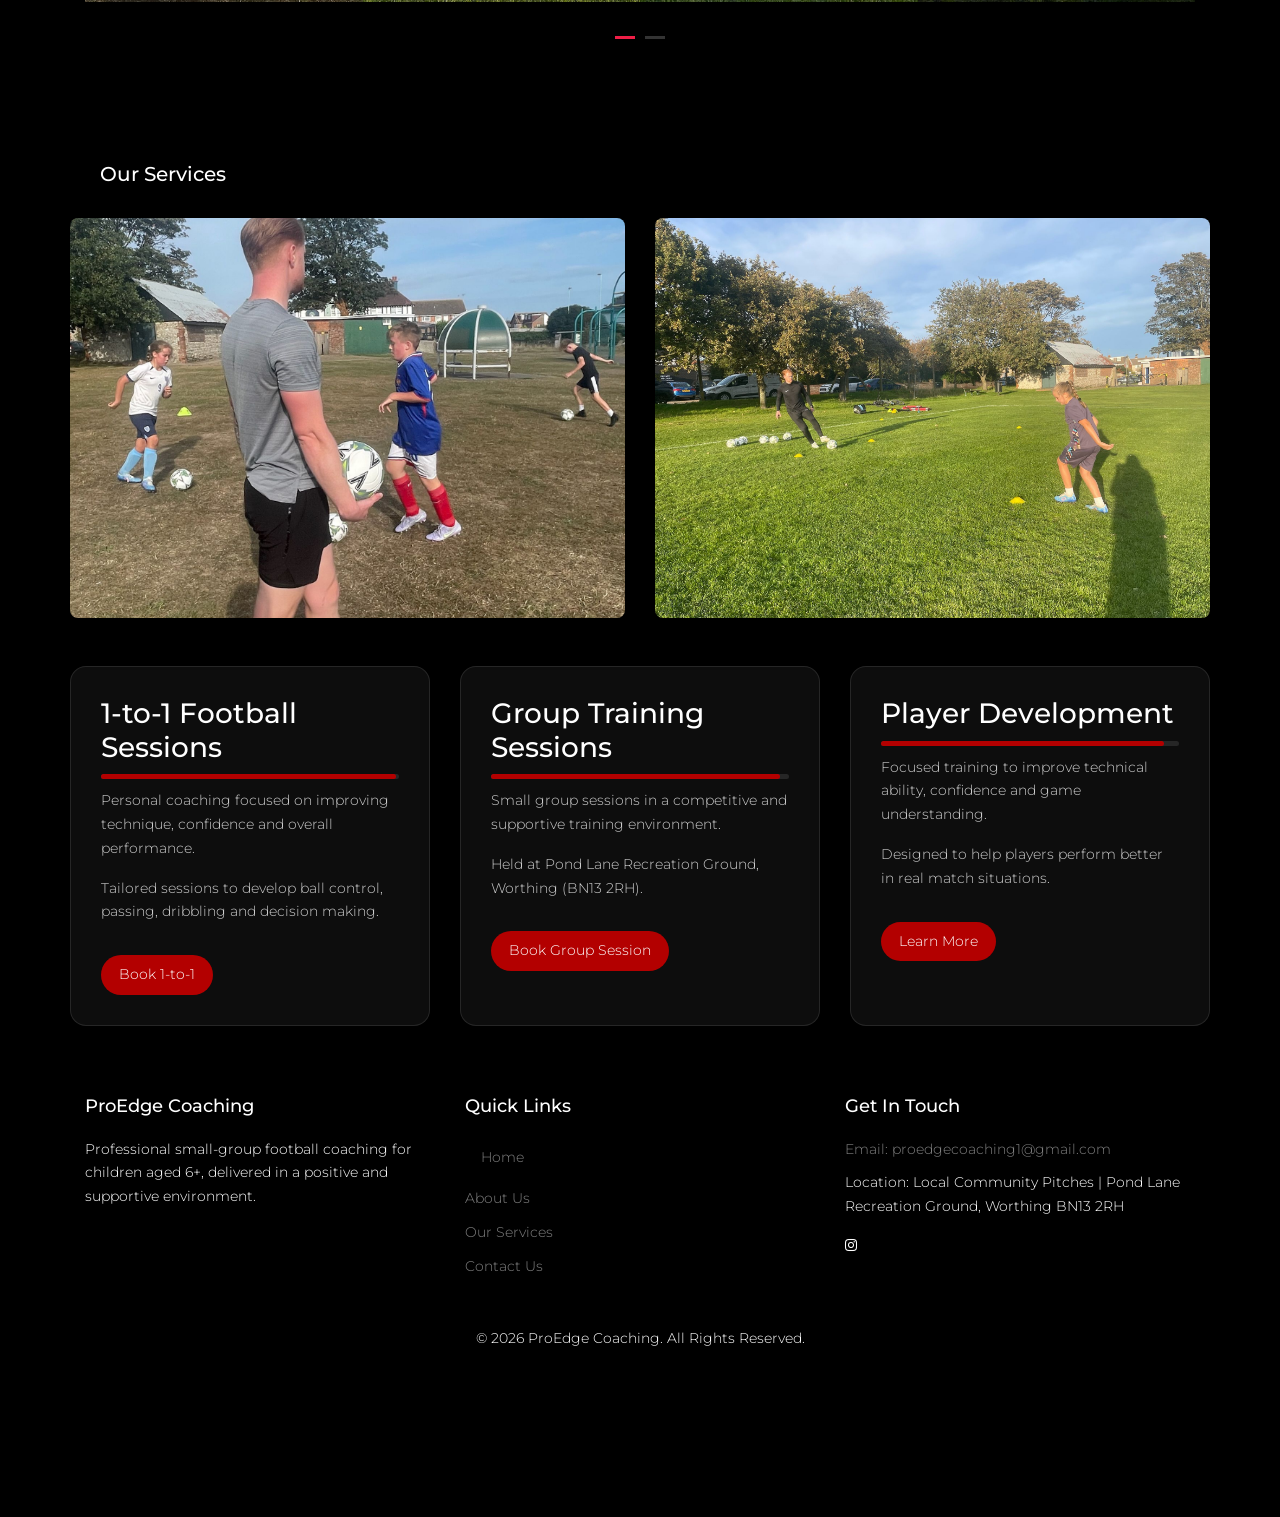
<file: services.html>
<!DOCTYPE html>
<html lang="en">

<head>
  <title>ProEdge Coaching</title>
  <meta charset="utf-8">
  <meta name="viewport" content="width=device-width, initial-scale=1, shrink-to-fit=no">


  <link href="https://fonts.googleapis.com/css2?family=Montserrat:wght@400;700&display=swap" rel="stylesheet">

  <link rel="stylesheet" href="fonts/icomoon/style.css">

  <link rel="stylesheet" href="css/bootstrap/bootstrap.css">
  <link rel="stylesheet" href="css/jquery-ui.css">
  <link rel="stylesheet" href="css/owl.carousel.min.css">
  <link rel="stylesheet" href="css/owl.theme.default.min.css">
  <link rel="stylesheet" href="css/owl.theme.default.min.css">

  <link rel="stylesheet" href="css/jquery.fancybox.min.css">

  <link rel="stylesheet" href="css/bootstrap-datepicker.css">

  <link rel="stylesheet" href="fonts/flaticon/font/flaticon.css">

  <link rel="stylesheet" href="css/aos.css">

  <link rel="stylesheet" href="css/style.css">



</head>

<body>

 <div class="site-wrap">

  <div class="site-mobile-menu site-navbar-target">
    <div class="site-mobile-menu-header">
      <div class="site-mobile-menu-close">
        <span class="icon-close2 js-menu-toggle"></span>
      </div>
    </div>
    <div class="site-mobile-menu-body"></div>
  </div>

  <header class="site-navbar py-4" role="banner">

    <div class="container">
      <div class="d-flex align-items-center">
        <div class="site-logo">
          <a href="index.html">
            <img src="images/proedgelogo.jpg" alt="Pro Edge Football Coaching Logo" class="logo-img">
          </a>
        </div>

        <div class="ml-auto d-flex align-items-center">

          <!-- Nav Menu -->
          <nav class="site-navigation position-relative text-right mr-4" role="navigation">
            <ul class="site-menu main-menu js-clone-nav mr-auto d-none d-lg-block">
              <li><a href="index.html" class="nav-link">Home</a></li>
              <li><a href="about.html" class="nav-link">About Us</a></li>
              <li class="active"><a href="services.html" class="nav-link">Services</a></li>
              <li><a href="booking.html" class="nav-link">Booking</a></li>
            </ul>
          </nav>

          <!-- CTA Button + Instagram -->
          <div class="header-cta d-none d-lg-flex align-items-center">
            <a href="booking.html" class="btn btn-primary btn-sm mr-3">
              Get In Touch
            </a>
            <a href="https://www.instagram.com/proedgecoachingfc" target="_blank" class="social-icon">
              <span class="icon-instagram"></span>
            </a>
          </div>

        </div>

        <a href="#" class="d-inline-block d-lg-none site-menu-toggle js-menu-toggle text-black float-right text-white">
          <span class="icon-menu h3 text-white"></span>
        </a>
      </div>
    </div>
  </header>

  <div class="hero overlay" style="background-image: url('images/footballphoto.jpg');">
  <div class="container">
    <div class="row align-items-center">
      <div class="col-lg-5 ml-auto">
        <div id="home"></div>

        <h1>ProEdge Coaching</h1>

<p>
Pro Edge delivers professional small-group football coaching and
          1-1 coacing designed to support long-term player development
          through structured, game-realistic training.
</p>

        <a href="booking.html" class="btn btn-primary py-3 px-4 mr-3">Book a Session</a>
        <a href="services.html" class="more light">Learn More</a>
      </div>
    </div>
  </div>
</div>

    
    
 <div class="site-section">
      <div class="container">
        <div class="row">
          <div class="col-6 title-section">
            <h2 class="heading">Session Pictures</h2>
          </div>
          <div class="col-6 text-right">
            <div class="custom-nav">
            <a href="#" class="js-custom-prev-v2"><span class="icon-keyboard_arrow_left"></span></a>
            <span></span>
            <a href="#" class="js-custom-next-v2"><span class="icon-keyboard_arrow_right"></span></a>
            </div>
          </div>
        </div>

          <div class="owl-4-slider owl-carousel">
          <div class="item">
            <div class="video-media">
              <img src="images/trainingsesh1.jpg" alt="Image" class="img-fluid">
               <!-- <span class="icon mr-3">
                  <span class="icon-play"></span>
                </span> -->
                <div class="caption-overlay">
                  <h3 class="m-0">Skill Games</h3>
                </div>
              </a>
            </div>
          </div>
          <div class="item">
            <div class="video-media">
              <img src="images/trainingsesh2.jpg" alt="Image" class="img-fluid">
              <!-- <span class="icon mr-3">
                  <span class="icon-play"></span>
                </span> -->
                <div class="caption-overlay">
                  <h3 class="m-0">Individual ball work</h3>
                </div>
              </a>
            </div>
          </div>
          <div class="item">
            <div class="video-media">
              <img src="images/trainingsesh3.jpg" alt="Image" class="img-fluid">
             <!-- <span class="icon mr-3">
                  <span class="icon-play"></span>
                </span> -->
                <div class="caption-overlay">
                  <h3 class="m-0">Passing</h3>
                </div>
              </a>
            </div>
          </div>

          <div class="item">
            <div class="video-media">
              <img src="images/trainingsesh4.jpg" alt="Image" class="img-fluid">
              <!-- <span class="icon mr-3">
                  <span class="icon-play"></span>
                </span> -->
                <div class="caption-overlay">
                  <h3 class="m-0">Races</h3>
                </div>
              </a>
            </div>
          </div>
          <div class="item">
            <div class="video-media">
              <img src="images/trainingsesh1.jpg" alt="Image" class="img-fluid">
              <!-- <span class="icon mr-3">
                  <span class="icon-play"></span>
                </span> -->
                <div class="caption-overlay">
                  <h3 class="m-0">Shooting Practice</h3>
                </div>
              </a>
            </div>
          </div>
          <div class="item">
            <div class="video-media">
              <img src="images/trainingsesh2.jpg" alt="Image" class="img-fluid">
              <!-- <span class="icon mr-3">
                  <span class="icon-play"></span>
                </span> -->
                <div class="caption-overlay">
                  <h3 class="m-0">Mini Matches</h3>
                </div>
              </a>
            </div>
          </div>
          
        </div>

      </div>
    </div>


<div class="container site-section">
  <div class="row">
    <div class="col-12 title-section mb-4">
      <h2 class="heading">Our Services</h2>
    </div>
  </div>

  <!-- Images Row -->
  <div class="row mb-5">
    <div class="col-lg-6 mb-4 mb-lg-0">
      <img src="images/trainingsesh1.jpg" alt="Friday Football Camp" class="img-fluid w-100" style="height: 400px; object-fit: cover; border-radius: 8px;">
    </div>
    <div class="col-lg-6 mb-4 mb-lg-0">
      <img src="images/trainingsesh2.jpg" alt="Term-Time Camps" class="img-fluid w-100" style="height: 400px; object-fit: cover; border-radius: 8px;">
    </div>
  </div>

<!-- Card Layout -->
<div class="card-grid">

  <!-- 1-to-1 -->
  <div class="pro-card">
    <h3>1-to-1 Football Sessions</h3>
    <div class="progress-bar">
      <div class="progress" style="width: 99%"></div>
    </div>
    <p>
      Personal coaching focused on improving technique, confidence
      and overall performance.
    </p>
    <p>
      Tailored sessions to develop ball control, passing,
      dribbling and decision making.
    </p>
    <a href="booking.html" class="pro-btn">Book 1-to-1</a>
  </div>

  <!-- Group -->
  <div class="pro-card">
    <h3>Group Training Sessions</h3>
    <div class="progress-bar">
      <div class="progress" style="width: 97%"></div>
    </div>
    <p>
      Small group sessions in a competitive and supportive
      training environment.
    </p>
    <p>
      Held at Pond Lane Recreation Ground, Worthing (BN13 2RH).
    </p>
    <a href="booking.html" class="pro-btn">Book Group Session</a>
  </div>

  <!-- Development -->
  <div class="pro-card">
    <h3>Player Development</h3>
    <div class="progress-bar">
      <div class="progress" style="width: 95%"></div>
    </div>
    <p>
      Focused training to improve technical ability,
      confidence and game understanding.
    </p>
    <p>
      Designed to help players perform better in real
      match situations.
    </p>
    <a href="services.html" class="pro-btn">Learn More</a>
  </div>

</div>

<footer class="footer-section">
  <div class="container">
    <div class="row">

      <!-- About -->
      <div class="col-lg-4">
        <div class="widget mb-4">
          <h3>ProEdge Coaching</h3>
          <p>
            Professional small-group football coaching for children aged 6+, delivered in a positive and supportive environment.
          </p>
        </div>
      </div>

      <!-- Quick Links -->
      <div class="col-lg-4">
        <div class="widget mb-4">
          <h3>Quick Links</h3>
          <ul class="list-unstyled links">
            <li><a href="index.html" class="nav-link">Home</a></li>
            <li><a href="about.html">About Us</a></li>
            <li><a href="services.html">Our Services</a></li>
            <li><a href="booking.html">Contact Us</a></li>
          </ul>
        </div>
      </div>

      <!-- Contact & Social -->
      <div class="col-lg-4">
        <div class="widget mb-4">
          <h3>Get In Touch</h3>
          <ul class="list-unstyled links">
            <li>Email: <a href="mailto:proedgecoaching1@gmail.com">proedgecoaching1@gmail.com</li>
            <li>Location: Local Community Pitches | Pond Lane Recreation Ground, Worthing BN13 2RH</li>
          </ul>

          <div class="mt-3">
            <a href="https://www.instagram.com/proedgecoachingfc" target="_blank" class="mr-3">
              <span class="icon-instagram"></span>
            </a>
          </div>
        </div>
      </div>

    </div>

    <div class="row text-center">
      <div class="col-md-12 pt-4">
        <p>
          © <script>document.write(new Date().getFullYear());</script>
          ProEdge Coaching. All Rights Reserved.
        </p>
      </div>
    </div>

  </div>
</footer>  
  </div>
  <!-- .site-wrap -->

  <script src="js/jquery-3.3.1.min.js"></script>
  <script src="js/jquery-migrate-3.0.1.min.js"></script>
  <script src="js/jquery-ui.js"></script>
  <script src="js/popper.min.js"></script>
  <script src="js/bootstrap.min.js"></script>
  <script src="js/owl.carousel.min.js"></script>
  <script src="js/jquery.stellar.min.js"></script>
  <script src="js/jquery.countdown.min.js"></script>
  <script src="js/bootstrap-datepicker.min.js"></script>
  <script src="js/jquery.easing.1.3.js"></script>
  <script src="js/aos.js"></script>
  <script src="js/jquery.fancybox.min.js"></script>
  <script src="js/jquery.sticky.js"></script>
  <script src="js/jquery.mb.YTPlayer.min.js"></script>


  <script src="js/main.js"></script>

</body>

</html>
</file>
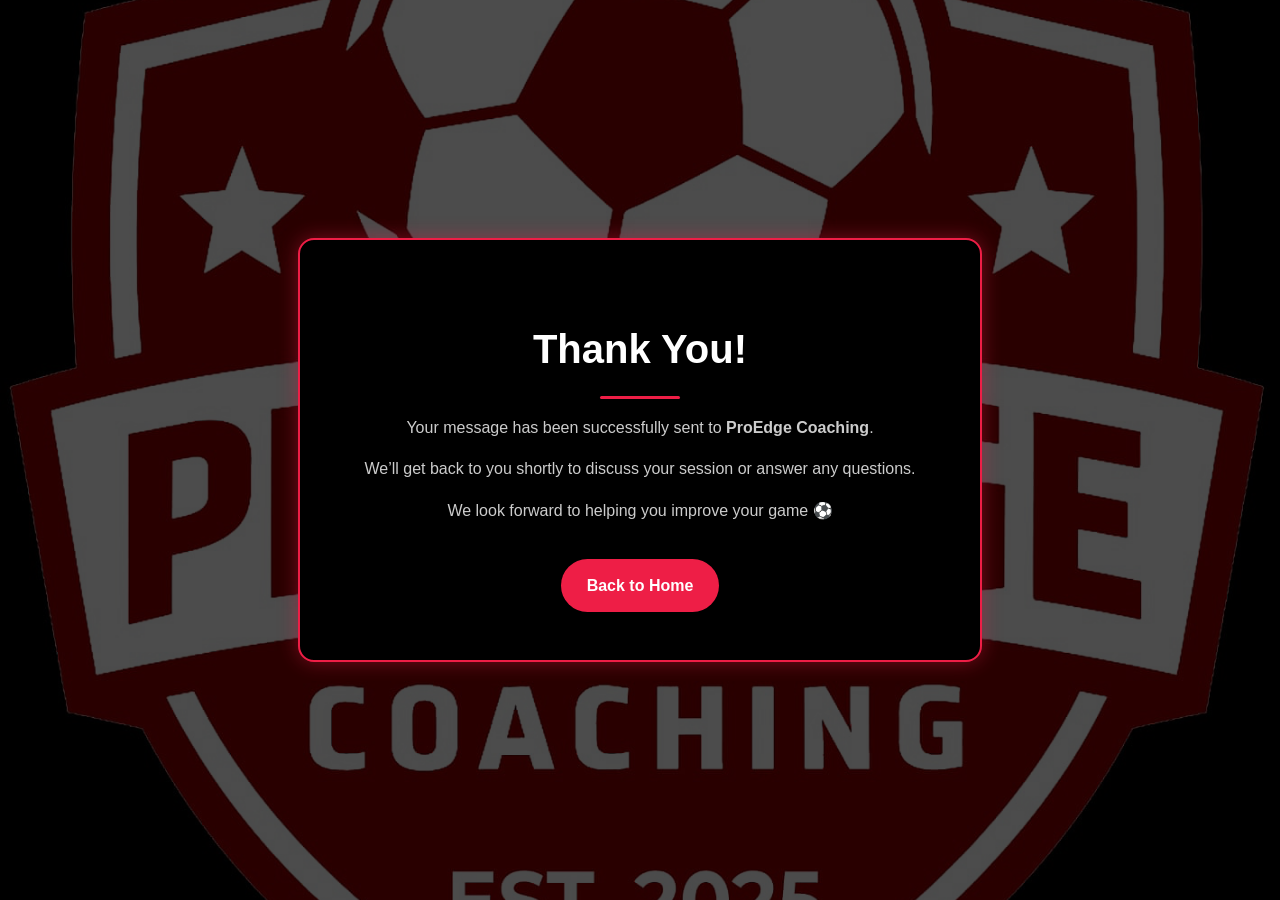
<file: thank-you.html>
<!DOCTYPE html>
<html lang="en">
<head>
  <meta charset="UTF-8">
  <meta name="viewport" content="width=device-width, initial-scale=1.0">
  <title>Thank You | ProEdge Coaching</title>
  <link rel="stylesheet" href="/css/style.css">

  <style>
    body {
      margin: 0;
      font-family: 'Montserrat', sans-serif;
      background: #000;
    }

    .success-wrapper {
      min-height: 100vh;
      display: flex;
      align-items: center;
      justify-content: center;
      background: url(/images/proedgelogo.jpg) no-repeat center center / cover;
      position: relative;
    }

    .success-overlay {
      position: absolute;
      inset: 0;
      background: rgba(0, 0, 0, 0.7);
    }

    /* 🔴 MAIN BOX */
    .success-box {
      background: #000;
      border: 2px solid #ee1e46;
      color: #fff;
      border-radius: 16px;
      padding: 3rem 4rem;
      max-width: 600px;
      text-align: center;
      position: relative;
      z-index: 2;
      box-shadow: 0 0 20px rgba(238, 30, 70, 0.4);
    }

    .success-box h1 {
      font-size: 2.5rem;
      color: #fff;
      margin-bottom: 10px;
    }

    /* 🔴 underline */
    .success-box h1::after {
      content: "";
      display: block;
      width: 80px;
      height: 3px;
      background: #ee1e46;
      margin: 0.8rem auto 0;
      border-radius: 2px;
    }

    .success-box p {
      color: #ccc;
      line-height: 1.6;
    }

    /* 🔴 BUTTON */
    .cta-button {
      display: inline-block;
      margin-top: 20px;
      background: #ee1e46;
      color: #fff;
      padding: 0.8rem 1.6rem;
      border-radius: 30px;
      font-weight: bold;
      text-decoration: none;
      transition: all 0.3s ease;
    }

    .cta-button:hover {
      background: #b3122f;
      color: #fff;
    }

    @media(max-width: 768px){
      .success-box {
        padding: 2rem;
        margin: 1rem;
      }
    }
  </style>

  <script>
    setTimeout(() => {
      window.location.href = "/";
    }, 5000);
  </script>
</head>

<body>
  <div class="success-wrapper">
    <div class="success-overlay"></div>

    <div class="success-box">
      <h1>Thank You!</h1>

      <p>Your message has been successfully sent to <strong>ProEdge Coaching</strong>.</p>

      <p>We’ll get back to you shortly to discuss your session or answer any questions.</p>

      <p>We look forward to helping you improve your game ⚽</p>

      <a href="/index.html" class="cta-button">Back to Home</a>
    </div>
  </div>
</body>
</html>
</file>
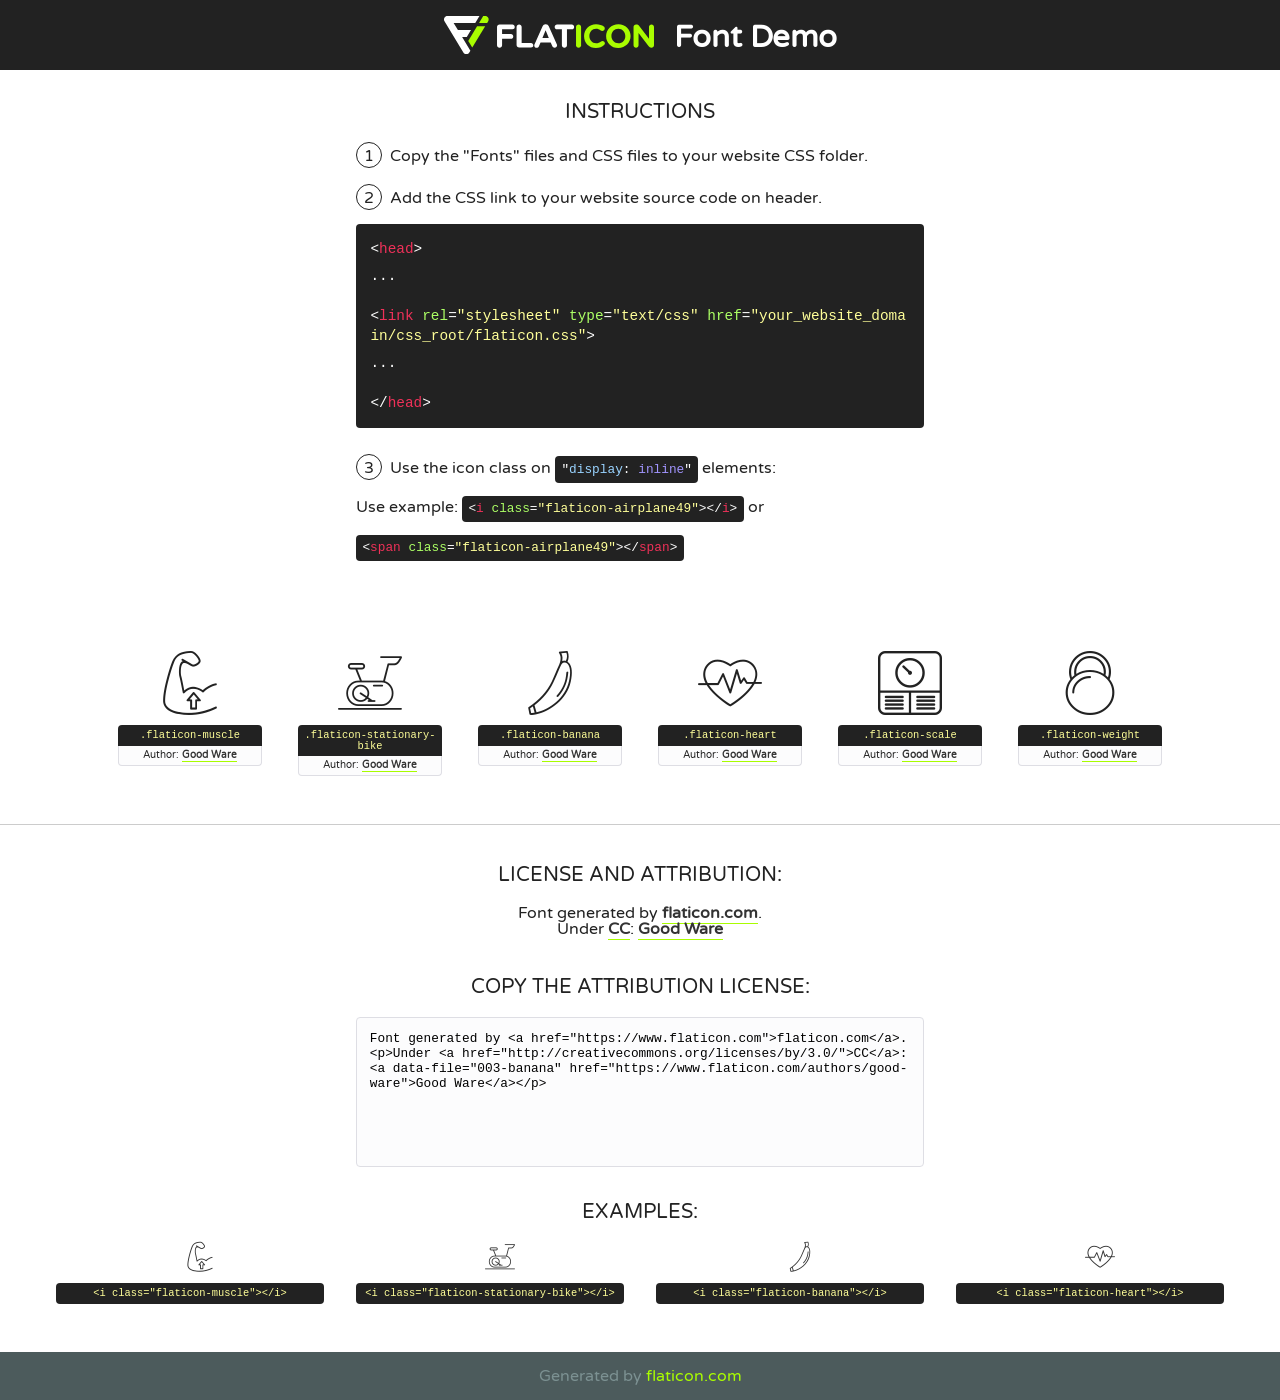
<file: fonts/flaticon/font/flaticon.html>
<!DOCTYPE html>
<!--
  Flaticon icon font: Flaticon
  Creation date: 03/06/2019 10:47
-->
<html>
<!DOCTYPE html>
<html>

<head>
    <title>Flaticon WebFont</title>
    <link href="http://fonts.googleapis.com/css?family=Varela+Round" rel="stylesheet" type="text/css" />
    <link rel="stylesheet" type="text/css" href="flaticon.css">
    <meta charset="UTF-8">
    <style>
    html, body, div, span, applet, object, iframe,
    h1, h2, h3, h4, h5, h6, p, blockquote, pre,
    a, abbr, acronym, address, big, cite, code,
    del, dfn, em, img, ins, kbd, q, s, samp,
    small, strike, strong, sub, sup, tt, var,
    b, u, i, center,
    dl, dt, dd, ol, ul, li,
    fieldset, form, label, legend,
    table, caption, tbody, tfoot, thead, tr, th, td,
    article, aside, canvas, details, embed, 
    figure, figcaption, footer, header, hgroup, 
    menu, nav, output, ruby, section, summary,
    time, mark, audio, video {
        margin: 0;
        padding: 0;
        border: 0;
        font-size: 100%;
        font: inherit;
        vertical-align: baseline;
    }
    /* HTML5 display-role reset for older browsers */
    article, aside, details, figcaption, figure, 
    footer, header, hgroup, menu, nav, section {
        display: block;
    }
    body {
        line-height: 1;
    }
    ol, ul {
        list-style: none;
    }
    blockquote, q {
        quotes: none;
    }
    blockquote:before, blockquote:after,
    q:before, q:after {
        content: '';
        content: none;
    }
    table {
        border-collapse: collapse;
        border-spacing: 0;
    }
    body {
        font-family: 'Varela Round', Helvetica, Arial, sans-serif;
        font-size: 16px;
        color: #222;
    }
    a {
        color: #333;
        border-bottom: 1px solid #a9fd00;
        font-weight: bold;
        text-decoration: none;
    }
    * {
        -moz-box-sizing: border-box;
        -webkit-box-sizing: border-box;
        box-sizing: border-box;
        margin: 0;
        padding: 0;
    }
    [class^="flaticon-"]:before, [class*=" flaticon-"]:before, [class^="flaticon-"]:after, [class*=" flaticon-"]:after {
        font-family: Flaticon;
        font-size: 30px;
        font-style: normal;
        margin-left: 20px;
        color: #333;
    }
    .wrapper {
        max-width: 600px;
        margin: auto;
        padding: 0 1em;
    }
    .title {
        font-size: 1.25em;
        text-align: center;
        margin-bottom: 1em;
        text-transform: uppercase;
    }
    header {
        text-align: center;
        background-color: #222;
        color: #fff;
        padding: 1em;
    }
    header .logo {
        width: 210px;
        height: 38px;
        display: inline-block;
        vertical-align: middle;
        margin-right: 1em;
        border: none;
    }
    header strong {
        font-size: 1.95em;
        font-weight: bold;
        vertical-align: middle;
        margin-top: 5px;
        display: inline-block;
    }
    .demo {
        margin: 2em auto;
        line-height: 1.25em;
    }
    .demo ul li {
        margin-bottom: 1em;
    }
    .demo ul li .num {
        color: #222;
        border-radius: 20px;
        display: inline-block;
        width: 26px;
        padding: 3px;
        height: 26px;
        text-align: center;
        margin-right: 0.5em;
        border: 1px solid #222;
    }
    .demo ul li code {
        background-color: #222;
        border-radius: 4px;
        padding: 0.25em 0.5em;
        display: inline-block;
        color: #fff;
        font-family: Consolas,Monaco,Lucida Console,Liberation Mono,DejaVu Sans Mono,Bitstream Vera Sans Mono,Courier New, monospace;
        font-weight: lighter;
        margin-top: 1em;
        font-size: 0.8em;
        word-break: break-all;
    }
    .demo ul li code.big {
        padding: 1em;
        font-size: 0.9em;
    }
    .demo ul li code .red {
        color: #EF3159;
    }
    .demo ul li code .green {
        color: #ACFF65;
    }
    .demo ul li code .yellow {
        color: #FFFF99;
    }
    .demo ul li code .blue {
        color: #99D3FF;
    }
    .demo ul li code .purple {
        color: #A295FF;
    }
    .demo ul li code .dots {
        margin-top: 0.5em;
        display: block;
    }
    #glyphs {
        border-bottom: 1px solid #ccc;
        padding: 2em 0;
        text-align: center;
    }
    .glyph {
        display: inline-block;
        width: 9em;
        margin: 1em;
        text-align: center;
        vertical-align: top;
        background: #FFF;
    }
    .glyph .glyph-icon {
        padding: 10px;
        display: block;
        font-family:"Flaticon";
        font-size: 64px;
        line-height: 1;
    }
    .glyph .glyph-icon:before {
        font-size: 64px;
        color: #222;
        margin-left: 0;
    }
    .class-name {
        font-size: 0.65em;
        background-color: #222;
        color: #fff;
        border-radius: 4px 4px 0 0;
        padding: 0.5em;
        color: #FFFF99;
        font-family: Consolas,Monaco,Lucida Console,Liberation Mono,DejaVu Sans Mono,Bitstream Vera Sans Mono,Courier New, monospace;
    }
    .author-name {
        font-size: 0.6em;
        background-color: #fcfcfd;
        border: 1px solid #DEDEE4;
        border-top: 0;
        border-radius: 0 0 4px 4px;
        padding: 0.5em;
    }
    .class-name:last-child {
        font-size: 10px;
        color:#888;
    }
    .class-name:last-child a {
        font-size: 10px;
        color:#555;
    }
    .class-name:last-child a:hover {
        color:#a9fd00;
    }
    .glyph > input {
        display: block;
        width: 100px;
        margin: 5px auto;
        text-align: center;
        font-size: 12px;
        cursor: text;
    }
    .glyph > input.icon-input {
        font-family:"Flaticon";
        font-size: 16px;
        margin-bottom: 10px;
    }
    .attribution .title {
        margin-top: 2em;
    }
    .attribution textarea {
        background-color: #fcfcfd;
        padding: 1em;
        border: none;
        box-shadow: none;
        border: 1px solid #DEDEE4;
        border-radius: 4px;
        resize: none;
        width: 100%;
        height: 150px;
        font-size: 0.8em;
        font-family: Consolas,Monaco,Lucida Console,Liberation Mono,DejaVu Sans Mono,Bitstream Vera Sans Mono,Courier New, monospace;
        -webkit-appearance: none;
    }
    .iconsuse {
        margin: 2em auto;
        text-align: center;
        max-width: 1200px;
    }
    .iconsuse:after {
        content: '';
        display: table;
        clear: both;
    }
    .iconsuse .image {
        float: left;
        width: 25%;
        padding: 0 1em;
    }
    .iconsuse .image p {
        margin-bottom: 1em;
    }
    .iconsuse .image span {
        display: block;
        font-size: 0.65em;
        background-color: #222;
        color: #fff;
        border-radius: 4px;
        padding: 0.5em;
        color: #FFFF99;
        margin-top: 1em;
        font-family: Consolas,Monaco,Lucida Console,Liberation Mono,DejaVu Sans Mono,Bitstream Vera Sans Mono,Courier New, monospace;
    }
    #footer {
        text-align: center;
        background-color: #4C5B5C;
        color: #7c9192;
        padding: 1em;
    }
    #footer a {
        border: none;
        color: #a9fd00;
        font-weight: normal;
    }
    @media (max-width: 960px) {
        .iconsuse .image {
            width: 50%;
        }
    }
    @media (max-width: 560px) {
        .iconsuse .image {
            width: 100%;
        }
    }
    </style>
</head>

<body class="characters-off">

    <header>
        <a href="https://www.flaticon.com" target="_blank" class="logo">
            <svg version="1.1" xmlns="http://www.w3.org/2000/svg" xmlns:xlink="http://www.w3.org/1999/xlink" xmlns:a="http://ns.adobe.com/AdobeSVGViewerExtensions/3.0/" viewBox="0 0 560.875 102.036" enable-background="new 0 0 560.875 102.036" xml:space="preserve">
                <defs>
                </defs>
                <g>
                    <g class="letters">
                        <path fill="#ffffff" d="M141.596,29.675c0-3.777,2.985-6.767,6.764-6.767h34.438c3.426,0,6.15,2.728,6.15,6.15
                        c0,3.43-2.724,6.149-6.15,6.149h-27.674v13.091h23.719c3.429,0,6.151,2.724,6.151,6.15c0,3.43-2.723,6.149-6.151,6.149h-23.719
                        v17.574c0,3.773-2.986,6.761-6.764,6.761c-3.779,0-6.764-2.989-6.764-6.761V29.675z"></path>
                        <path fill="#ffffff" d="M193.844,29.149c0-3.781,2.985-6.767,6.764-6.767c3.776,0,6.763,2.985,6.763,6.767v42.957h25.039
                        c3.426,0,6.149,2.726,6.149,6.153c0,3.425-2.723,6.15-6.149,6.15h-31.802c-3.779,0-6.764-2.986-6.764-6.768V29.149z"></path>
                        <path fill="#ffffff" d="M241.891,75.71l21.438-48.407c1.492-3.341,4.215-5.357,7.906-5.357h0.792
                        c3.686,0,6.323,2.017,7.815,5.357l21.439,48.407c0.436,0.967,0.701,1.845,0.701,2.723c0,3.602-2.809,6.501-6.414,6.501
                        c-3.161,0-5.269-1.845-6.499-4.655l-4.132-9.661h-27.059l-4.301,10.102c-1.144,2.631-3.426,4.214-6.237,4.214
                        c-3.517,0-6.24-2.81-6.24-6.325C241.1,77.64,241.451,76.677,241.891,75.71z M279.932,58.666l-8.521-20.297l-8.526,20.297H279.932
                        z"></path>
                        <path fill="#ffffff" d="M314.864,35.387H301.86c-3.429,0-6.239-2.813-6.239-6.238c0-3.429,2.811-6.24,6.239-6.24h39.533
                        c3.426,0,6.237,2.811,6.237,6.24c0,3.425-2.811,6.238-6.237,6.238h-13.001v42.785c0,3.773-2.99,6.761-6.764,6.761
                        c-3.779,0-6.764-2.989-6.764-6.761V35.387z"></path>
                        <path fill="#A9FD00" d="M352.615,29.149c0-3.781,2.985-6.767,6.767-6.767c3.774,0,6.761,2.985,6.761,6.767v49.024
                        c0,3.773-2.987,6.761-6.761,6.761c-3.781,0-6.767-2.989-6.767-6.761V29.149z"></path>
                        <path fill="#A9FD00" d="M374.132,53.836v-0.179c0-17.481,13.178-31.801,32.065-31.801c9.22,0,15.459,2.458,20.557,6.238
                        c1.402,1.054,2.637,2.985,2.637,5.357c0,3.692-2.985,6.59-6.681,6.59c-1.845,0-3.071-0.702-4.044-1.319
                        c-3.776-2.813-7.729-4.393-12.562-4.393c-10.364,0-17.831,8.611-17.831,19.154v0.173c0,10.542,7.291,19.329,17.831,19.329
                        c5.715,0,9.492-1.756,13.359-4.834c1.049-0.874,2.458-1.491,4.039-1.491c3.429,0,6.325,2.813,6.325,6.236
                        c0,2.106-1.056,3.78-2.282,4.834c-5.539,4.834-12.036,7.733-21.878,7.733C387.572,85.464,374.132,71.493,374.132,53.836z"></path>
                        <path fill="#A9FD00" d="M433.009,53.836v-0.179c0-17.481,13.79-31.801,32.766-31.801c18.981,0,32.592,14.143,32.592,31.628v0.173
                        c0,17.483-13.785,31.807-32.769,31.807C446.625,85.464,433.009,71.32,433.009,53.836z M484.224,53.836v-0.179
                        c0-10.539-7.725-19.326-18.626-19.326c-10.893,0-18.449,8.611-18.449,19.154v0.173c0,10.542,7.73,19.329,18.626,19.329
                        C476.676,72.986,484.224,64.378,484.224,53.836z"></path>
                        <path fill="#A9FD00" d="M506.233,29.321c0-3.774,2.99-6.763,6.767-6.763h1.401c3.252,0,5.183,1.583,7.029,3.953l26.093,34.265
                        V29.059c0-3.692,2.99-6.677,6.681-6.677c3.683,0,6.671,2.985,6.671,6.677v48.934c0,3.78-2.987,6.765-6.764,6.765h-0.436
                        c-3.257,0-5.188-1.581-7.034-3.953l-27.056-35.492v32.944c0,3.687-2.985,6.676-6.678,6.676c-3.683,0-6.673-2.989-6.673-6.676
                        V29.321z"></path>
                    </g>
                    <g class="insignia">
                        <path fill="#ffffff" d="M48.372,56.137h12.517l11.156-18.537H37.186L25.688,18.539h57.825L94.668,0H9.271
                        C5.925,0,2.842,1.801,1.198,4.716c-1.644,2.907-1.593,6.482,0.134,9.343l50.38,83.501c1.678,2.781,4.689,4.476,7.938,4.476
                        c3.246,0,6.257-1.695,7.935-4.476l2.898-4.804L48.372,56.137z"></path>
                        <g class="i">
                            <path fill="#A9FD00" d="M93.575,18.539h0.031v0.004l21.652,0.004l2.705-4.488c1.727-2.861,1.778-6.436,0.133-9.343
                            C116.454,1.801,113.371,0,110.026,0h-5.294L93.575,18.539z"></path>
                            <polygon fill="#A9FD00" points="88.291,27.356 64.725,66.486 75.519,84.404 109.942,27.356"></polygon>
                        </g>
                    </g>
                </g>
            </svg>
        </a>
        <strong>Font Demo</strong>
    </header>


    <section class="demo wrapper">

        <p class="title">Instructions</p>

        <ul>
            <li>
                <span class="num">1</span>Copy the "Fonts" files and CSS files to your website CSS folder.
            </li>
            <li>
                <span class="num">2</span>Add the CSS link to your website source code on header.
                <code class="big">
                    &lt;<span class="red">head</span>&gt;
                    <br/><span class="dots">...</span>
                    <br/>&lt;<span class="red">link</span> <span class="green">rel</span>=<span class="yellow">"stylesheet"</span> <span class="green">type</span>=<span class="yellow">"text/css"</span> <span class="green">href</span>=<span class="yellow">"your_website_domain/css_root/flaticon.css"</span>&gt;
                    <br/><span class="dots">...</span>
                    <br/>&lt;/<span class="red">head</span>&gt;
                </code>
            </li>

            <li>
                <p>
                    <span class="num">3</span>Use the icon class on <code>"<span class="blue">display</span>:<span class="purple"> inline</span>"</code> elements:
                    <br />
                    Use example: <code>&lt;<span class="red">i</span> <span class="green">class</span>=<span class="yellow">&quot;flaticon-airplane49&quot;</span>&gt;&lt;/<span class="red">i</span>&gt;</code> or <code>&lt;<span class="red">span</span> <span class="green">class</span>=<span class="yellow">&quot;flaticon-airplane49&quot;</span>&gt;&lt;/<span class="red">span</span>&gt;</code>
            </li>
        </ul>

    </section>




   <section id="glyphs">          
    
      
        <div class="glyph"><div class="glyph-icon flaticon-muscle"></div>
            <div class="class-name">.flaticon-muscle</div>
            <div class="author-name">Author: <a data-file="001-muscle" href="https://www.flaticon.com/authors/good-ware">Good Ware</a> </div> 
        </div>        
        
        <div class="glyph"><div class="glyph-icon flaticon-stationary-bike"></div>
            <div class="class-name">.flaticon-stationary-bike</div>
            <div class="author-name">Author: <a data-file="002-stationary-bike" href="https://www.flaticon.com/authors/good-ware">Good Ware</a> </div> 
        </div>        
        
        <div class="glyph"><div class="glyph-icon flaticon-banana"></div>
            <div class="class-name">.flaticon-banana</div>
            <div class="author-name">Author: <a data-file="003-banana" href="https://www.flaticon.com/authors/good-ware">Good Ware</a> </div> 
        </div>        
        
        <div class="glyph"><div class="glyph-icon flaticon-heart"></div>
            <div class="class-name">.flaticon-heart</div>
            <div class="author-name">Author: <a data-file="004-heart" href="https://www.flaticon.com/authors/good-ware">Good Ware</a> </div> 
        </div>        
        
        <div class="glyph"><div class="glyph-icon flaticon-scale"></div>
            <div class="class-name">.flaticon-scale</div>
            <div class="author-name">Author: <a data-file="005-scale" href="https://www.flaticon.com/authors/good-ware">Good Ware</a> </div> 
        </div>        
        
        <div class="glyph"><div class="glyph-icon flaticon-weight"></div>
            <div class="class-name">.flaticon-weight</div>
            <div class="author-name">Author: <a data-file="006-weight" href="https://www.flaticon.com/authors/good-ware">Good Ware</a> </div> 
        </div>        
        

    </section>



    <section class="attribution wrapper"   style="text-align:center;">

      <div class="title">License and attribution:</div><div class="attrDiv">Font generated by <a href="https://www.flaticon.com">flaticon.com</a>. <div><p>Under <a href="http://creativecommons.org/licenses/by/3.0/">CC</a>: <a data-file="003-banana" href="https://www.flaticon.com/authors/good-ware">Good Ware</a></p>  </div>
      </div>
      <div class="title">Copy the Attribution License:</div>

    <textarea onclick="this.focus();this.select();">Font generated by &lt;a href=&quot;https://www.flaticon.com&quot;&gt;flaticon.com&lt;/a&gt;. <p>Under <a href="http://creativecommons.org/licenses/by/3.0/">CC</a>: <a data-file="003-banana" href="https://www.flaticon.com/authors/good-ware">Good Ware</a></p>  
     </textarea>

    </section>

    <section class="iconsuse">

          <div class="title">Examples:</div>            
             
            <div class="image">
                <p>
                    <i class="glyph-icon flaticon-muscle"></i> 
                    <span>&lt;i class=&quot;flaticon-muscle&quot;&gt;&lt;/i&gt;</span>
                </p>
            </div>
            
            <div class="image">
                <p>
                    <i class="glyph-icon flaticon-stationary-bike"></i> 
                    <span>&lt;i class=&quot;flaticon-stationary-bike&quot;&gt;&lt;/i&gt;</span>
                </p>
            </div>
            
            <div class="image">
                <p>
                    <i class="glyph-icon flaticon-banana"></i> 
                    <span>&lt;i class=&quot;flaticon-banana&quot;&gt;&lt;/i&gt;</span>
                </p>
            </div>
            
            <div class="image">
                <p>
                    <i class="glyph-icon flaticon-heart"></i> 
                    <span>&lt;i class=&quot;flaticon-heart&quot;&gt;&lt;/i&gt;</span>
                </p>
            </div>
                       
        </div>
                            
    </section>

<div id="footer">
    <div>Generated by <a href="https://www.flaticon.com">flaticon.com</a>
    </div>
</div>



</body>
</html>
</file>
<file: fonts/icomoon/style.css>
@font-face {
  font-family: 'icomoon';
  src:  url('fonts/icomoon.eot?10si43');
  src:  url('fonts/icomoon.eot?10si43#iefix') format('embedded-opentype'),
    url('fonts/icomoon.ttf?10si43') format('truetype'),
    url('fonts/icomoon.woff?10si43') format('woff'),
    url('fonts/icomoon.svg?10si43#icomoon') format('svg');
  font-weight: normal;
  font-style: normal;
}

[class^="icon-"], [class*=" icon-"] {
  /* use !important to prevent issues with browser extensions that change fonts */
  font-family: 'icomoon' !important;
  speak: none;
  font-style: normal;
  font-weight: normal;
  font-variant: normal;
  text-transform: none;
  line-height: 1;

  /* Better Font Rendering =========== */
  -webkit-font-smoothing: antialiased;
  -moz-osx-font-smoothing: grayscale;
}

.icon-asterisk:before {
  content: "\f069";
}
.icon-plus:before {
  content: "\f067";
}
.icon-question:before {
  content: "\f128";
}
.icon-minus:before {
  content: "\f068";
}
.icon-glass:before {
  content: "\f000";
}
.icon-music:before {
  content: "\f001";
}
.icon-search:before {
  content: "\f002";
}
.icon-envelope-o:before {
  content: "\f003";
}
.icon-heart:before {
  content: "\f004";
}
.icon-star:before {
  content: "\f005";
}
.icon-star-o:before {
  content: "\f006";
}
.icon-user:before {
  content: "\f007";
}
.icon-film:before {
  content: "\f008";
}
.icon-th-large:before {
  content: "\f009";
}
.icon-th:before {
  content: "\f00a";
}
.icon-th-list:before {
  content: "\f00b";
}
.icon-check:before {
  content: "\f00c";
}
.icon-close:before {
  content: "\f00d";
}
.icon-remove:before {
  content: "\f00d";
}
.icon-times:before {
  content: "\f00d";
}
.icon-search-plus:before {
  content: "\f00e";
}
.icon-search-minus:before {
  content: "\f010";
}
.icon-power-off:before {
  content: "\f011";
}
.icon-signal:before {
  content: "\f012";
}
.icon-cog:before {
  content: "\f013";
}
.icon-gear:before {
  content: "\f013";
}
.icon-trash-o:before {
  content: "\f014";
}
.icon-home:before {
  content: "\f015";
}
.icon-file-o:before {
  content: "\f016";
}
.icon-clock-o:before {
  content: "\f017";
}
.icon-road:before {
  content: "\f018";
}
.icon-download:before {
  content: "\f019";
}
.icon-arrow-circle-o-down:before {
  content: "\f01a";
}
.icon-arrow-circle-o-up:before {
  content: "\f01b";
}
.icon-inbox:before {
  content: "\f01c";
}
.icon-play-circle-o:before {
  content: "\f01d";
}
.icon-repeat:before {
  content: "\f01e";
}
.icon-rotate-right:before {
  content: "\f01e";
}
.icon-refresh:before {
  content: "\f021";
}
.icon-list-alt:before {
  content: "\f022";
}
.icon-lock:before {
  content: "\f023";
}
.icon-flag:before {
  content: "\f024";
}
.icon-headphones:before {
  content: "\f025";
}
.icon-volume-off:before {
  content: "\f026";
}
.icon-volume-down:before {
  content: "\f027";
}
.icon-volume-up:before {
  content: "\f028";
}
.icon-qrcode:before {
  content: "\f029";
}
.icon-barcode:before {
  content: "\f02a";
}
.icon-tag:before {
  content: "\f02b";
}
.icon-tags:before {
  content: "\f02c";
}
.icon-book:before {
  content: "\f02d";
}
.icon-bookmark:before {
  content: "\f02e";
}
.icon-print:before {
  content: "\f02f";
}
.icon-camera:before {
  content: "\f030";
}
.icon-font:before {
  content: "\f031";
}
.icon-bold:before {
  content: "\f032";
}
.icon-italic:before {
  content: "\f033";
}
.icon-text-height:before {
  content: "\f034";
}
.icon-text-width:before {
  content: "\f035";
}
.icon-align-left:before {
  content: "\f036";
}
.icon-align-center:before {
  content: "\f037";
}
.icon-align-right:before {
  content: "\f038";
}
.icon-align-justify:before {
  content: "\f039";
}
.icon-list:before {
  content: "\f03a";
}
.icon-dedent:before {
  content: "\f03b";
}
.icon-outdent:before {
  content: "\f03b";
}
.icon-indent:before {
  content: "\f03c";
}
.icon-video-camera:before {
  content: "\f03d";
}
.icon-image:before {
  content: "\f03e";
}
.icon-photo:before {
  content: "\f03e";
}
.icon-picture-o:before {
  content: "\f03e";
}
.icon-pencil:before {
  content: "\f040";
}
.icon-map-marker:before {
  content: "\f041";
}
.icon-adjust:before {
  content: "\f042";
}
.icon-tint:before {
  content: "\f043";
}
.icon-edit:before {
  content: "\f044";
}
.icon-pencil-square-o:before {
  content: "\f044";
}
.icon-share-square-o:before {
  content: "\f045";
}
.icon-check-square-o:before {
  content: "\f046";
}
.icon-arrows:before {
  content: "\f047";
}
.icon-step-backward:before {
  content: "\f048";
}
.icon-fast-backward:before {
  content: "\f049";
}
.icon-backward:before {
  content: "\f04a";
}
.icon-play:before {
  content: "\f04b";
}
.icon-pause:before {
  content: "\f04c";
}
.icon-stop:before {
  content: "\f04d";
}
.icon-forward:before {
  content: "\f04e";
}
.icon-fast-forward:before {
  content: "\f050";
}
.icon-step-forward:before {
  content: "\f051";
}
.icon-eject:before {
  content: "\f052";
}
.icon-chevron-left:before {
  content: "\f053";
}
.icon-chevron-right:before {
  content: "\f054";
}
.icon-plus-circle:before {
  content: "\f055";
}
.icon-minus-circle:before {
  content: "\f056";
}
.icon-times-circle:before {
  content: "\f057";
}
.icon-check-circle:before {
  content: "\f058";
}
.icon-question-circle:before {
  content: "\f059";
}
.icon-info-circle:before {
  content: "\f05a";
}
.icon-crosshairs:before {
  content: "\f05b";
}
.icon-times-circle-o:before {
  content: "\f05c";
}
.icon-check-circle-o:before {
  content: "\f05d";
}
.icon-ban:before {
  content: "\f05e";
}
.icon-arrow-left:before {
  content: "\f060";
}
.icon-arrow-right:before {
  content: "\f061";
}
.icon-arrow-up:before {
  content: "\f062";
}
.icon-arrow-down:before {
  content: "\f063";
}
.icon-mail-forward:before {
  content: "\f064";
}
.icon-share:before {
  content: "\f064";
}
.icon-expand:before {
  content: "\f065";
}
.icon-compress:before {
  content: "\f066";
}
.icon-exclamation-circle:before {
  content: "\f06a";
}
.icon-gift:before {
  content: "\f06b";
}
.icon-leaf:before {
  content: "\f06c";
}
.icon-fire:before {
  content: "\f06d";
}
.icon-eye:before {
  content: "\f06e";
}
.icon-eye-slash:before {
  content: "\f070";
}
.icon-exclamation-triangle:before {
  content: "\f071";
}
.icon-warning:before {
  content: "\f071";
}
.icon-plane:before {
  content: "\f072";
}
.icon-calendar:before {
  content: "\f073";
}
.icon-random:before {
  content: "\f074";
}
.icon-comment:before {
  content: "\f075";
}
.icon-magnet:before {
  content: "\f076";
}
.icon-chevron-up:before {
  content: "\f077";
}
.icon-chevron-down:before {
  content: "\f078";
}
.icon-retweet:before {
  content: "\f079";
}
.icon-shopping-cart:before {
  content: "\f07a";
}
.icon-folder:before {
  content: "\f07b";
}
.icon-folder-open:before {
  content: "\f07c";
}
.icon-arrows-v:before {
  content: "\f07d";
}
.icon-arrows-h:before {
  content: "\f07e";
}
.icon-bar-chart:before {
  content: "\f080";
}
.icon-bar-chart-o:before {
  content: "\f080";
}
.icon-twitter-square:before {
  content: "\f081";
}
.icon-facebook-square:before {
  content: "\f082";
}
.icon-camera-retro:before {
  content: "\f083";
}
.icon-key:before {
  content: "\f084";
}
.icon-cogs:before {
  content: "\f085";
}
.icon-gears:before {
  content: "\f085";
}
.icon-comments:before {
  content: "\f086";
}
.icon-thumbs-o-up:before {
  content: "\f087";
}
.icon-thumbs-o-down:before {
  content: "\f088";
}
.icon-star-half:before {
  content: "\f089";
}
.icon-heart-o:before {
  content: "\f08a";
}
.icon-sign-out:before {
  content: "\f08b";
}
.icon-linkedin-square:before {
  content: "\f08c";
}
.icon-thumb-tack:before {
  content: "\f08d";
}
.icon-external-link:before {
  content: "\f08e";
}
.icon-sign-in:before {
  content: "\f090";
}
.icon-trophy:before {
  content: "\f091";
}
.icon-github-square:before {
  content: "\f092";
}
.icon-upload:before {
  content: "\f093";
}
.icon-lemon-o:before {
  content: "\f094";
}
.icon-phone:before {
  content: "\f095";
}
.icon-square-o:before {
  content: "\f096";
}
.icon-bookmark-o:before {
  content: "\f097";
}
.icon-phone-square:before {
  content: "\f098";
}
.icon-twitter:before {
  content: "\f099";
}
.icon-facebook:before {
  content: "\f09a";
}
.icon-facebook-f:before {
  content: "\f09a";
}
.icon-github:before {
  content: "\f09b";
}
.icon-unlock:before {
  content: "\f09c";
}
.icon-credit-card:before {
  content: "\f09d";
}
.icon-feed:before {
  content: "\f09e";
}
.icon-rss:before {
  content: "\f09e";
}
.icon-hdd-o:before {
  content: "\f0a0";
}
.icon-bullhorn:before {
  content: "\f0a1";
}
.icon-bell-o:before {
  content: "\f0a2";
}
.icon-certificate:before {
  content: "\f0a3";
}
.icon-hand-o-right:before {
  content: "\f0a4";
}
.icon-hand-o-left:before {
  content: "\f0a5";
}
.icon-hand-o-up:before {
  content: "\f0a6";
}
.icon-hand-o-down:before {
  content: "\f0a7";
}
.icon-arrow-circle-left:before {
  content: "\f0a8";
}
.icon-arrow-circle-right:before {
  content: "\f0a9";
}
.icon-arrow-circle-up:before {
  content: "\f0aa";
}
.icon-arrow-circle-down:before {
  content: "\f0ab";
}
.icon-globe:before {
  content: "\f0ac";
}
.icon-wrench:before {
  content: "\f0ad";
}
.icon-tasks:before {
  content: "\f0ae";
}
.icon-filter:before {
  content: "\f0b0";
}
.icon-briefcase:before {
  content: "\f0b1";
}
.icon-arrows-alt:before {
  content: "\f0b2";
}
.icon-group:before {
  content: "\f0c0";
}
.icon-users:before {
  content: "\f0c0";
}
.icon-chain:before {
  content: "\f0c1";
}
.icon-link:before {
  content: "\f0c1";
}
.icon-cloud:before {
  content: "\f0c2";
}
.icon-flask:before {
  content: "\f0c3";
}
.icon-cut:before {
  content: "\f0c4";
}
.icon-scissors:before {
  content: "\f0c4";
}
.icon-copy:before {
  content: "\f0c5";
}
.icon-files-o:before {
  content: "\f0c5";
}
.icon-paperclip:before {
  content: "\f0c6";
}
.icon-floppy-o:before {
  content: "\f0c7";
}
.icon-save:before {
  content: "\f0c7";
}
.icon-square:before {
  content: "\f0c8";
}
.icon-bars:before {
  content: "\f0c9";
}
.icon-navicon:before {
  content: "\f0c9";
}
.icon-reorder:before {
  content: "\f0c9";
}
.icon-list-ul:before {
  content: "\f0ca";
}
.icon-list-ol:before {
  content: "\f0cb";
}
.icon-strikethrough:before {
  content: "\f0cc";
}
.icon-underline:before {
  content: "\f0cd";
}
.icon-table:before {
  content: "\f0ce";
}
.icon-magic:before {
  content: "\f0d0";
}
.icon-truck:before {
  content: "\f0d1";
}
.icon-pinterest:before {
  content: "\f0d2";
}
.icon-pinterest-square:before {
  content: "\f0d3";
}
.icon-google-plus-square:before {
  content: "\f0d4";
}
.icon-google-plus:before {
  content: "\f0d5";
}
.icon-money:before {
  content: "\f0d6";
}
.icon-caret-down:before {
  content: "\f0d7";
}
.icon-caret-up:before {
  content: "\f0d8";
}
.icon-caret-left:before {
  content: "\f0d9";
}
.icon-caret-right:before {
  content: "\f0da";
}
.icon-columns:before {
  content: "\f0db";
}
.icon-sort:before {
  content: "\f0dc";
}
.icon-unsorted:before {
  content: "\f0dc";
}
.icon-sort-desc:before {
  content: "\f0dd";
}
.icon-sort-down:before {
  content: "\f0dd";
}
.icon-sort-asc:before {
  content: "\f0de";
}
.icon-sort-up:before {
  content: "\f0de";
}
.icon-envelope:before {
  content: "\f0e0";
}
.icon-linkedin:before {
  content: "\f0e1";
}
.icon-rotate-left:before {
  content: "\f0e2";
}
.icon-undo:before {
  content: "\f0e2";
}
.icon-gavel:before {
  content: "\f0e3";
}
.icon-legal:before {
  content: "\f0e3";
}
.icon-dashboard:before {
  content: "\f0e4";
}
.icon-tachometer:before {
  content: "\f0e4";
}
.icon-comment-o:before {
  content: "\f0e5";
}
.icon-comments-o:before {
  content: "\f0e6";
}
.icon-bolt:before {
  content: "\f0e7";
}
.icon-flash:before {
  content: "\f0e7";
}
.icon-sitemap:before {
  content: "\f0e8";
}
.icon-umbrella:before {
  content: "\f0e9";
}
.icon-clipboard:before {
  content: "\f0ea";
}
.icon-paste:before {
  content: "\f0ea";
}
.icon-lightbulb-o:before {
  content: "\f0eb";
}
.icon-exchange:before {
  content: "\f0ec";
}
.icon-cloud-download:before {
  content: "\f0ed";
}
.icon-cloud-upload:before {
  content: "\f0ee";
}
.icon-user-md:before {
  content: "\f0f0";
}
.icon-stethoscope:before {
  content: "\f0f1";
}
.icon-suitcase:before {
  content: "\f0f2";
}
.icon-bell:before {
  content: "\f0f3";
}
.icon-coffee:before {
  content: "\f0f4";
}
.icon-cutlery:before {
  content: "\f0f5";
}
.icon-file-text-o:before {
  content: "\f0f6";
}
.icon-building-o:before {
  content: "\f0f7";
}
.icon-hospital-o:before {
  content: "\f0f8";
}
.icon-ambulance:before {
  content: "\f0f9";
}
.icon-medkit:before {
  content: "\f0fa";
}
.icon-fighter-jet:before {
  content: "\f0fb";
}
.icon-beer:before {
  content: "\f0fc";
}
.icon-h-square:before {
  content: "\f0fd";
}
.icon-plus-square:before {
  content: "\f0fe";
}
.icon-angle-double-left:before {
  content: "\f100";
}
.icon-angle-double-right:before {
  content: "\f101";
}
.icon-angle-double-up:before {
  content: "\f102";
}
.icon-angle-double-down:before {
  content: "\f103";
}
.icon-angle-left:before {
  content: "\f104";
}
.icon-angle-right:before {
  content: "\f105";
}
.icon-angle-up:before {
  content: "\f106";
}
.icon-angle-down:before {
  content: "\f107";
}
.icon-desktop:before {
  content: "\f108";
}
.icon-laptop:before {
  content: "\f109";
}
.icon-tablet:before {
  content: "\f10a";
}
.icon-mobile:before {
  content: "\f10b";
}
.icon-mobile-phone:before {
  content: "\f10b";
}
.icon-circle-o:before {
  content: "\f10c";
}
.icon-quote-left:before {
  content: "\f10d";
}
.icon-quote-right:before {
  content: "\f10e";
}
.icon-spinner:before {
  content: "\f110";
}
.icon-circle:before {
  content: "\f111";
}
.icon-mail-reply:before {
  content: "\f112";
}
.icon-reply:before {
  content: "\f112";
}
.icon-github-alt:before {
  content: "\f113";
}
.icon-folder-o:before {
  content: "\f114";
}
.icon-folder-open-o:before {
  content: "\f115";
}
.icon-smile-o:before {
  content: "\f118";
}
.icon-frown-o:before {
  content: "\f119";
}
.icon-meh-o:before {
  content: "\f11a";
}
.icon-gamepad:before {
  content: "\f11b";
}
.icon-keyboard-o:before {
  content: "\f11c";
}
.icon-flag-o:before {
  content: "\f11d";
}
.icon-flag-checkered:before {
  content: "\f11e";
}
.icon-terminal:before {
  content: "\f120";
}
.icon-code:before {
  content: "\f121";
}
.icon-mail-reply-all:before {
  content: "\f122";
}
.icon-reply-all:before {
  content: "\f122";
}
.icon-star-half-empty:before {
  content: "\f123";
}
.icon-star-half-full:before {
  content: "\f123";
}
.icon-star-half-o:before {
  content: "\f123";
}
.icon-location-arrow:before {
  content: "\f124";
}
.icon-crop:before {
  content: "\f125";
}
.icon-code-fork:before {
  content: "\f126";
}
.icon-chain-broken:before {
  content: "\f127";
}
.icon-unlink:before {
  content: "\f127";
}
.icon-info:before {
  content: "\f129";
}
.icon-exclamation:before {
  content: "\f12a";
}
.icon-superscript:before {
  content: "\f12b";
}
.icon-subscript:before {
  content: "\f12c";
}
.icon-eraser:before {
  content: "\f12d";
}
.icon-puzzle-piece:before {
  content: "\f12e";
}
.icon-microphone:before {
  content: "\f130";
}
.icon-microphone-slash:before {
  content: "\f131";
}
.icon-shield:before {
  content: "\f132";
}
.icon-calendar-o:before {
  content: "\f133";
}
.icon-fire-extinguisher:before {
  content: "\f134";
}
.icon-rocket:before {
  content: "\f135";
}
.icon-maxcdn:before {
  content: "\f136";
}
.icon-chevron-circle-left:before {
  content: "\f137";
}
.icon-chevron-circle-right:before {
  content: "\f138";
}
.icon-chevron-circle-up:before {
  content: "\f139";
}
.icon-chevron-circle-down:before {
  content: "\f13a";
}
.icon-html5:before {
  content: "\f13b";
}
.icon-css3:before {
  content: "\f13c";
}
.icon-anchor:before {
  content: "\f13d";
}
.icon-unlock-alt:before {
  content: "\f13e";
}
.icon-bullseye:before {
  content: "\f140";
}
.icon-ellipsis-h:before {
  content: "\f141";
}
.icon-ellipsis-v:before {
  content: "\f142";
}
.icon-rss-square:before {
  content: "\f143";
}
.icon-play-circle:before {
  content: "\f144";
}
.icon-ticket:before {
  content: "\f145";
}
.icon-minus-square:before {
  content: "\f146";
}
.icon-minus-square-o:before {
  content: "\f147";
}
.icon-level-up:before {
  content: "\f148";
}
.icon-level-down:before {
  content: "\f149";
}
.icon-check-square:before {
  content: "\f14a";
}
.icon-pencil-square:before {
  content: "\f14b";
}
.icon-external-link-square:before {
  content: "\f14c";
}
.icon-share-square:before {
  content: "\f14d";
}
.icon-compass:before {
  content: "\f14e";
}
.icon-caret-square-o-down:before {
  content: "\f150";
}
.icon-toggle-down:before {
  content: "\f150";
}
.icon-caret-square-o-up:before {
  content: "\f151";
}
.icon-toggle-up:before {
  content: "\f151";
}
.icon-caret-square-o-right:before {
  content: "\f152";
}
.icon-toggle-right:before {
  content: "\f152";
}
.icon-eur:before {
  content: "\f153";
}
.icon-euro:before {
  content: "\f153";
}
.icon-gbp:before {
  content: "\f154";
}
.icon-dollar:before {
  content: "\f155";
}
.icon-usd:before {
  content: "\f155";
}
.icon-inr:before {
  content: "\f156";
}
.icon-rupee:before {
  content: "\f156";
}
.icon-cny:before {
  content: "\f157";
}
.icon-jpy:before {
  content: "\f157";
}
.icon-rmb:before {
  content: "\f157";
}
.icon-yen:before {
  content: "\f157";
}
.icon-rouble:before {
  content: "\f158";
}
.icon-rub:before {
  content: "\f158";
}
.icon-ruble:before {
  content: "\f158";
}
.icon-krw:before {
  content: "\f159";
}
.icon-won:before {
  content: "\f159";
}
.icon-bitcoin:before {
  content: "\f15a";
}
.icon-btc:before {
  content: "\f15a";
}
.icon-file:before {
  content: "\f15b";
}
.icon-file-text:before {
  content: "\f15c";
}
.icon-sort-alpha-asc:before {
  content: "\f15d";
}
.icon-sort-alpha-desc:before {
  content: "\f15e";
}
.icon-sort-amount-asc:before {
  content: "\f160";
}
.icon-sort-amount-desc:before {
  content: "\f161";
}
.icon-sort-numeric-asc:before {
  content: "\f162";
}
.icon-sort-numeric-desc:before {
  content: "\f163";
}
.icon-thumbs-up:before {
  content: "\f164";
}
.icon-thumbs-down:before {
  content: "\f165";
}
.icon-youtube-square:before {
  content: "\f166";
}
.icon-youtube:before {
  content: "\f167";
}
.icon-xing:before {
  content: "\f168";
}
.icon-xing-square:before {
  content: "\f169";
}
.icon-youtube-play:before {
  content: "\f16a";
}
.icon-dropbox:before {
  content: "\f16b";
}
.icon-stack-overflow:before {
  content: "\f16c";
}
.icon-instagram:before {
  content: "\f16d";
}
.icon-flickr:before {
  content: "\f16e";
}
.icon-adn:before {
  content: "\f170";
}
.icon-bitbucket:before {
  content: "\f171";
}
.icon-bitbucket-square:before {
  content: "\f172";
}
.icon-tumblr:before {
  content: "\f173";
}
.icon-tumblr-square:before {
  content: "\f174";
}
.icon-long-arrow-down:before {
  content: "\f175";
}
.icon-long-arrow-up:before {
  content: "\f176";
}
.icon-long-arrow-left:before {
  content: "\f177";
}
.icon-long-arrow-right:before {
  content: "\f178";
}
.icon-apple:before {
  content: "\f179";
}
.icon-windows:before {
  content: "\f17a";
}
.icon-android:before {
  content: "\f17b";
}
.icon-linux:before {
  content: "\f17c";
}
.icon-dribbble:before {
  content: "\f17d";
}
.icon-skype:before {
  content: "\f17e";
}
.icon-foursquare:before {
  content: "\f180";
}
.icon-trello:before {
  content: "\f181";
}
.icon-female:before {
  content: "\f182";
}
.icon-male:before {
  content: "\f183";
}
.icon-gittip:before {
  content: "\f184";
}
.icon-gratipay:before {
  content: "\f184";
}
.icon-sun-o:before {
  content: "\f185";
}
.icon-moon-o:before {
  content: "\f186";
}
.icon-archive:before {
  content: "\f187";
}
.icon-bug:before {
  content: "\f188";
}
.icon-vk:before {
  content: "\f189";
}
.icon-weibo:before {
  content: "\f18a";
}
.icon-renren:before {
  content: "\f18b";
}
.icon-pagelines:before {
  content: "\f18c";
}
.icon-stack-exchange:before {
  content: "\f18d";
}
.icon-arrow-circle-o-right:before {
  content: "\f18e";
}
.icon-arrow-circle-o-left:before {
  content: "\f190";
}
.icon-caret-square-o-left:before {
  content: "\f191";
}
.icon-toggle-left:before {
  content: "\f191";
}
.icon-dot-circle-o:before {
  content: "\f192";
}
.icon-wheelchair:before {
  content: "\f193";
}
.icon-vimeo-square:before {
  content: "\f194";
}
.icon-try:before {
  content: "\f195";
}
.icon-turkish-lira:before {
  content: "\f195";
}
.icon-plus-square-o:before {
  content: "\f196";
}
.icon-space-shuttle:before {
  content: "\f197";
}
.icon-slack:before {
  content: "\f198";
}
.icon-envelope-square:before {
  content: "\f199";
}
.icon-wordpress:before {
  content: "\f19a";
}
.icon-openid:before {
  content: "\f19b";
}
.icon-bank:before {
  content: "\f19c";
}
.icon-institution:before {
  content: "\f19c";
}
.icon-university:before {
  content: "\f19c";
}
.icon-graduation-cap:before {
  content: "\f19d";
}
.icon-mortar-board:before {
  content: "\f19d";
}
.icon-yahoo:before {
  content: "\f19e";
}
.icon-google:before {
  content: "\f1a0";
}
.icon-reddit:before {
  content: "\f1a1";
}
.icon-reddit-square:before {
  content: "\f1a2";
}
.icon-stumbleupon-circle:before {
  content: "\f1a3";
}
.icon-stumbleupon:before {
  content: "\f1a4";
}
.icon-delicious:before {
  content: "\f1a5";
}
.icon-digg:before {
  content: "\f1a6";
}
.icon-pied-piper-pp:before {
  content: "\f1a7";
}
.icon-pied-piper-alt:before {
  content: "\f1a8";
}
.icon-drupal:before {
  content: "\f1a9";
}
.icon-joomla:before {
  content: "\f1aa";
}
.icon-language:before {
  content: "\f1ab";
}
.icon-fax:before {
  content: "\f1ac";
}
.icon-building:before {
  content: "\f1ad";
}
.icon-child:before {
  content: "\f1ae";
}
.icon-paw:before {
  content: "\f1b0";
}
.icon-spoon:before {
  content: "\f1b1";
}
.icon-cube:before {
  content: "\f1b2";
}
.icon-cubes:before {
  content: "\f1b3";
}
.icon-behance:before {
  content: "\f1b4";
}
.icon-behance-square:before {
  content: "\f1b5";
}
.icon-steam:before {
  content: "\f1b6";
}
.icon-steam-square:before {
  content: "\f1b7";
}
.icon-recycle:before {
  content: "\f1b8";
}
.icon-automobile:before {
  content: "\f1b9";
}
.icon-car:before {
  content: "\f1b9";
}
.icon-cab:before {
  content: "\f1ba";
}
.icon-taxi:before {
  content: "\f1ba";
}
.icon-tree:before {
  content: "\f1bb";
}
.icon-spotify:before {
  content: "\f1bc";
}
.icon-deviantart:before {
  content: "\f1bd";
}
.icon-soundcloud:before {
  content: "\f1be";
}
.icon-database:before {
  content: "\f1c0";
}
.icon-file-pdf-o:before {
  content: "\f1c1";
}
.icon-file-word-o:before {
  content: "\f1c2";
}
.icon-file-excel-o:before {
  content: "\f1c3";
}
.icon-file-powerpoint-o:before {
  content: "\f1c4";
}
.icon-file-image-o:before {
  content: "\f1c5";
}
.icon-file-photo-o:before {
  content: "\f1c5";
}
.icon-file-picture-o:before {
  content: "\f1c5";
}
.icon-file-archive-o:before {
  content: "\f1c6";
}
.icon-file-zip-o:before {
  content: "\f1c6";
}
.icon-file-audio-o:before {
  content: "\f1c7";
}
.icon-file-sound-o:before {
  content: "\f1c7";
}
.icon-file-movie-o:before {
  content: "\f1c8";
}
.icon-file-video-o:before {
  content: "\f1c8";
}
.icon-file-code-o:before {
  content: "\f1c9";
}
.icon-vine:before {
  content: "\f1ca";
}
.icon-codepen:before {
  content: "\f1cb";
}
.icon-jsfiddle:before {
  content: "\f1cc";
}
.icon-life-bouy:before {
  content: "\f1cd";
}
.icon-life-buoy:before {
  content: "\f1cd";
}
.icon-life-ring:before {
  content: "\f1cd";
}
.icon-life-saver:before {
  content: "\f1cd";
}
.icon-support:before {
  content: "\f1cd";
}
.icon-circle-o-notch:before {
  content: "\f1ce";
}
.icon-ra:before {
  content: "\f1d0";
}
.icon-rebel:before {
  content: "\f1d0";
}
.icon-resistance:before {
  content: "\f1d0";
}
.icon-empire:before {
  content: "\f1d1";
}
.icon-ge:before {
  content: "\f1d1";
}
.icon-git-square:before {
  content: "\f1d2";
}
.icon-git:before {
  content: "\f1d3";
}
.icon-hacker-news:before {
  content: "\f1d4";
}
.icon-y-combinator-square:before {
  content: "\f1d4";
}
.icon-yc-square:before {
  content: "\f1d4";
}
.icon-tencent-weibo:before {
  content: "\f1d5";
}
.icon-qq:before {
  content: "\f1d6";
}
.icon-wechat:before {
  content: "\f1d7";
}
.icon-weixin:before {
  content: "\f1d7";
}
.icon-paper-plane:before {
  content: "\f1d8";
}
.icon-send:before {
  content: "\f1d8";
}
.icon-paper-plane-o:before {
  content: "\f1d9";
}
.icon-send-o:before {
  content: "\f1d9";
}
.icon-history:before {
  content: "\f1da";
}
.icon-circle-thin:before {
  content: "\f1db";
}
.icon-header:before {
  content: "\f1dc";
}
.icon-paragraph:before {
  content: "\f1dd";
}
.icon-sliders:before {
  content: "\f1de";
}
.icon-share-alt:before {
  content: "\f1e0";
}
.icon-share-alt-square:before {
  content: "\f1e1";
}
.icon-bomb:before {
  content: "\f1e2";
}
.icon-futbol-o:before {
  content: "\f1e3";
}
.icon-soccer-ball-o:before {
  content: "\f1e3";
}
.icon-tty:before {
  content: "\f1e4";
}
.icon-binoculars:before {
  content: "\f1e5";
}
.icon-plug:before {
  content: "\f1e6";
}
.icon-slideshare:before {
  content: "\f1e7";
}
.icon-twitch:before {
  content: "\f1e8";
}
.icon-yelp:before {
  content: "\f1e9";
}
.icon-newspaper-o:before {
  content: "\f1ea";
}
.icon-wifi:before {
  content: "\f1eb";
}
.icon-calculator:before {
  content: "\f1ec";
}
.icon-paypal:before {
  content: "\f1ed";
}
.icon-google-wallet:before {
  content: "\f1ee";
}
.icon-cc-visa:before {
  content: "\f1f0";
}
.icon-cc-mastercard:before {
  content: "\f1f1";
}
.icon-cc-discover:before {
  content: "\f1f2";
}
.icon-cc-amex:before {
  content: "\f1f3";
}
.icon-cc-paypal:before {
  content: "\f1f4";
}
.icon-cc-stripe:before {
  content: "\f1f5";
}
.icon-bell-slash:before {
  content: "\f1f6";
}
.icon-bell-slash-o:before {
  content: "\f1f7";
}
.icon-trash:before {
  content: "\f1f8";
}
.icon-copyright:before {
  content: "\f1f9";
}
.icon-at:before {
  content: "\f1fa";
}
.icon-eyedropper:before {
  content: "\f1fb";
}
.icon-paint-brush:before {
  content: "\f1fc";
}
.icon-birthday-cake:before {
  content: "\f1fd";
}
.icon-area-chart:before {
  content: "\f1fe";
}
.icon-pie-chart:before {
  content: "\f200";
}
.icon-line-chart:before {
  content: "\f201";
}
.icon-lastfm:before {
  content: "\f202";
}
.icon-lastfm-square:before {
  content: "\f203";
}
.icon-toggle-off:before {
  content: "\f204";
}
.icon-toggle-on:before {
  content: "\f205";
}
.icon-bicycle:before {
  content: "\f206";
}
.icon-bus:before {
  content: "\f207";
}
.icon-ioxhost:before {
  content: "\f208";
}
.icon-angellist:before {
  content: "\f209";
}
.icon-cc:before {
  content: "\f20a";
}
.icon-ils:before {
  content: "\f20b";
}
.icon-shekel:before {
  content: "\f20b";
}
.icon-sheqel:before {
  content: "\f20b";
}
.icon-meanpath:before {
  content: "\f20c";
}
.icon-buysellads:before {
  content: "\f20d";
}
.icon-connectdevelop:before {
  content: "\f20e";
}
.icon-dashcube:before {
  content: "\f210";
}
.icon-forumbee:before {
  content: "\f211";
}
.icon-leanpub:before {
  content: "\f212";
}
.icon-sellsy:before {
  content: "\f213";
}
.icon-shirtsinbulk:before {
  content: "\f214";
}
.icon-simplybuilt:before {
  content: "\f215";
}
.icon-skyatlas:before {
  content: "\f216";
}
.icon-cart-plus:before {
  content: "\f217";
}
.icon-cart-arrow-down:before {
  content: "\f218";
}
.icon-diamond:before {
  content: "\f219";
}
.icon-ship:before {
  content: "\f21a";
}
.icon-user-secret:before {
  content: "\f21b";
}
.icon-motorcycle:before {
  content: "\f21c";
}
.icon-street-view:before {
  content: "\f21d";
}
.icon-heartbeat:before {
  content: "\f21e";
}
.icon-venus:before {
  content: "\f221";
}
.icon-mars:before {
  content: "\f222";
}
.icon-mercury:before {
  content: "\f223";
}
.icon-intersex:before {
  content: "\f224";
}
.icon-transgender:before {
  content: "\f224";
}
.icon-transgender-alt:before {
  content: "\f225";
}
.icon-venus-double:before {
  content: "\f226";
}
.icon-mars-double:before {
  content: "\f227";
}
.icon-venus-mars:before {
  content: "\f228";
}
.icon-mars-stroke:before {
  content: "\f229";
}
.icon-mars-stroke-v:before {
  content: "\f22a";
}
.icon-mars-stroke-h:before {
  content: "\f22b";
}
.icon-neuter:before {
  content: "\f22c";
}
.icon-genderless:before {
  content: "\f22d";
}
.icon-facebook-official:before {
  content: "\f230";
}
.icon-pinterest-p:before {
  content: "\f231";
}
.icon-whatsapp:before {
  content: "\f232";
}
.icon-server:before {
  content: "\f233";
}
.icon-user-plus:before {
  content: "\f234";
}
.icon-user-times:before {
  content: "\f235";
}
.icon-bed:before {
  content: "\f236";
}
.icon-hotel:before {
  content: "\f236";
}
.icon-viacoin:before {
  content: "\f237";
}
.icon-train:before {
  content: "\f238";
}
.icon-subway:before {
  content: "\f239";
}
.icon-medium:before {
  content: "\f23a";
}
.icon-y-combinator:before {
  content: "\f23b";
}
.icon-yc:before {
  content: "\f23b";
}
.icon-optin-monster:before {
  content: "\f23c";
}
.icon-opencart:before {
  content: "\f23d";
}
.icon-expeditedssl:before {
  content: "\f23e";
}
.icon-battery:before {
  content: "\f240";
}
.icon-battery-4:before {
  content: "\f240";
}
.icon-battery-full:before {
  content: "\f240";
}
.icon-battery-3:before {
  content: "\f241";
}
.icon-battery-three-quarters:before {
  content: "\f241";
}
.icon-battery-2:before {
  content: "\f242";
}
.icon-battery-half:before {
  content: "\f242";
}
.icon-battery-1:before {
  content: "\f243";
}
.icon-battery-quarter:before {
  content: "\f243";
}
.icon-battery-0:before {
  content: "\f244";
}
.icon-battery-empty:before {
  content: "\f244";
}
.icon-mouse-pointer:before {
  content: "\f245";
}
.icon-i-cursor:before {
  content: "\f246";
}
.icon-object-group:before {
  content: "\f247";
}
.icon-object-ungroup:before {
  content: "\f248";
}
.icon-sticky-note:before {
  content: "\f249";
}
.icon-sticky-note-o:before {
  content: "\f24a";
}
.icon-cc-jcb:before {
  content: "\f24b";
}
.icon-cc-diners-club:before {
  content: "\f24c";
}
.icon-clone:before {
  content: "\f24d";
}
.icon-balance-scale:before {
  content: "\f24e";
}
.icon-hourglass-o:before {
  content: "\f250";
}
.icon-hourglass-1:before {
  content: "\f251";
}
.icon-hourglass-start:before {
  content: "\f251";
}
.icon-hourglass-2:before {
  content: "\f252";
}
.icon-hourglass-half:before {
  content: "\f252";
}
.icon-hourglass-3:before {
  content: "\f253";
}
.icon-hourglass-end:before {
  content: "\f253";
}
.icon-hourglass:before {
  content: "\f254";
}
.icon-hand-grab-o:before {
  content: "\f255";
}
.icon-hand-rock-o:before {
  content: "\f255";
}
.icon-hand-paper-o:before {
  content: "\f256";
}
.icon-hand-stop-o:before {
  content: "\f256";
}
.icon-hand-scissors-o:before {
  content: "\f257";
}
.icon-hand-lizard-o:before {
  content: "\f258";
}
.icon-hand-spock-o:before {
  content: "\f259";
}
.icon-hand-pointer-o:before {
  content: "\f25a";
}
.icon-hand-peace-o:before {
  content: "\f25b";
}
.icon-trademark:before {
  content: "\f25c";
}
.icon-registered:before {
  content: "\f25d";
}
.icon-creative-commons:before {
  content: "\f25e";
}
.icon-gg:before {
  content: "\f260";
}
.icon-gg-circle:before {
  content: "\f261";
}
.icon-tripadvisor:before {
  content: "\f262";
}
.icon-odnoklassniki:before {
  content: "\f263";
}
.icon-odnoklassniki-square:before {
  content: "\f264";
}
.icon-get-pocket:before {
  content: "\f265";
}
.icon-wikipedia-w:before {
  content: "\f266";
}
.icon-safari:before {
  content: "\f267";
}
.icon-chrome:before {
  content: "\f268";
}
.icon-firefox:before {
  content: "\f269";
}
.icon-opera:before {
  content: "\f26a";
}
.icon-internet-explorer:before {
  content: "\f26b";
}
.icon-television:before {
  content: "\f26c";
}
.icon-tv:before {
  content: "\f26c";
}
.icon-contao:before {
  content: "\f26d";
}
.icon-500px:before {
  content: "\f26e";
}
.icon-amazon:before {
  content: "\f270";
}
.icon-calendar-plus-o:before {
  content: "\f271";
}
.icon-calendar-minus-o:before {
  content: "\f272";
}
.icon-calendar-times-o:before {
  content: "\f273";
}
.icon-calendar-check-o:before {
  content: "\f274";
}
.icon-industry:before {
  content: "\f275";
}
.icon-map-pin:before {
  content: "\f276";
}
.icon-map-signs:before {
  content: "\f277";
}
.icon-map-o:before {
  content: "\f278";
}
.icon-map:before {
  content: "\f279";
}
.icon-commenting:before {
  content: "\f27a";
}
.icon-commenting-o:before {
  content: "\f27b";
}
.icon-houzz:before {
  content: "\f27c";
}
.icon-vimeo:before {
  content: "\f27d";
}
.icon-black-tie:before {
  content: "\f27e";
}
.icon-fonticons:before {
  content: "\f280";
}
.icon-reddit-alien:before {
  content: "\f281";
}
.icon-edge:before {
  content: "\f282";
}
.icon-credit-card-alt:before {
  content: "\f283";
}
.icon-codiepie:before {
  content: "\f284";
}
.icon-modx:before {
  content: "\f285";
}
.icon-fort-awesome:before {
  content: "\f286";
}
.icon-usb:before {
  content: "\f287";
}
.icon-product-hunt:before {
  content: "\f288";
}
.icon-mixcloud:before {
  content: "\f289";
}
.icon-scribd:before {
  content: "\f28a";
}
.icon-pause-circle:before {
  content: "\f28b";
}
.icon-pause-circle-o:before {
  content: "\f28c";
}
.icon-stop-circle:before {
  content: "\f28d";
}
.icon-stop-circle-o:before {
  content: "\f28e";
}
.icon-shopping-bag:before {
  content: "\f290";
}
.icon-shopping-basket:before {
  content: "\f291";
}
.icon-hashtag:before {
  content: "\f292";
}
.icon-bluetooth:before {
  content: "\f293";
}
.icon-bluetooth-b:before {
  content: "\f294";
}
.icon-percent:before {
  content: "\f295";
}
.icon-gitlab:before {
  content: "\f296";
}
.icon-wpbeginner:before {
  content: "\f297";
}
.icon-wpforms:before {
  content: "\f298";
}
.icon-envira:before {
  content: "\f299";
}
.icon-universal-access:before {
  content: "\f29a";
}
.icon-wheelchair-alt:before {
  content: "\f29b";
}
.icon-question-circle-o:before {
  content: "\f29c";
}
.icon-blind:before {
  content: "\f29d";
}
.icon-audio-description:before {
  content: "\f29e";
}
.icon-volume-control-phone:before {
  content: "\f2a0";
}
.icon-braille:before {
  content: "\f2a1";
}
.icon-assistive-listening-systems:before {
  content: "\f2a2";
}
.icon-american-sign-language-interpreting:before {
  content: "\f2a3";
}
.icon-asl-interpreting:before {
  content: "\f2a3";
}
.icon-deaf:before {
  content: "\f2a4";
}
.icon-deafness:before {
  content: "\f2a4";
}
.icon-hard-of-hearing:before {
  content: "\f2a4";
}
.icon-glide:before {
  content: "\f2a5";
}
.icon-glide-g:before {
  content: "\f2a6";
}
.icon-sign-language:before {
  content: "\f2a7";
}
.icon-signing:before {
  content: "\f2a7";
}
.icon-low-vision:before {
  content: "\f2a8";
}
.icon-viadeo:before {
  content: "\f2a9";
}
.icon-viadeo-square:before {
  content: "\f2aa";
}
.icon-snapchat:before {
  content: "\f2ab";
}
.icon-snapchat-ghost:before {
  content: "\f2ac";
}
.icon-snapchat-square:before {
  content: "\f2ad";
}
.icon-pied-piper:before {
  content: "\f2ae";
}
.icon-first-order:before {
  content: "\f2b0";
}
.icon-yoast:before {
  content: "\f2b1";
}
.icon-themeisle:before {
  content: "\f2b2";
}
.icon-google-plus-circle:before {
  content: "\f2b3";
}
.icon-google-plus-official:before {
  content: "\f2b3";
}
.icon-fa:before {
  content: "\f2b4";
}
.icon-font-awesome:before {
  content: "\f2b4";
}
.icon-handshake-o:before {
  content: "\f2b5";
}
.icon-envelope-open:before {
  content: "\f2b6";
}
.icon-envelope-open-o:before {
  content: "\f2b7";
}
.icon-linode:before {
  content: "\f2b8";
}
.icon-address-book:before {
  content: "\f2b9";
}
.icon-address-book-o:before {
  content: "\f2ba";
}
.icon-address-card:before {
  content: "\f2bb";
}
.icon-vcard:before {
  content: "\f2bb";
}
.icon-address-card-o:before {
  content: "\f2bc";
}
.icon-vcard-o:before {
  content: "\f2bc";
}
.icon-user-circle:before {
  content: "\f2bd";
}
.icon-user-circle-o:before {
  content: "\f2be";
}
.icon-user-o:before {
  content: "\f2c0";
}
.icon-id-badge:before {
  content: "\f2c1";
}
.icon-drivers-license:before {
  content: "\f2c2";
}
.icon-id-card:before {
  content: "\f2c2";
}
.icon-drivers-license-o:before {
  content: "\f2c3";
}
.icon-id-card-o:before {
  content: "\f2c3";
}
.icon-quora:before {
  content: "\f2c4";
}
.icon-free-code-camp:before {
  content: "\f2c5";
}
.icon-telegram:before {
  content: "\f2c6";
}
.icon-thermometer:before {
  content: "\f2c7";
}
.icon-thermometer-4:before {
  content: "\f2c7";
}
.icon-thermometer-full:before {
  content: "\f2c7";
}
.icon-thermometer-3:before {
  content: "\f2c8";
}
.icon-thermometer-three-quarters:before {
  content: "\f2c8";
}
.icon-thermometer-2:before {
  content: "\f2c9";
}
.icon-thermometer-half:before {
  content: "\f2c9";
}
.icon-thermometer-1:before {
  content: "\f2ca";
}
.icon-thermometer-quarter:before {
  content: "\f2ca";
}
.icon-thermometer-0:before {
  content: "\f2cb";
}
.icon-thermometer-empty:before {
  content: "\f2cb";
}
.icon-shower:before {
  content: "\f2cc";
}
.icon-bath:before {
  content: "\f2cd";
}
.icon-bathtub:before {
  content: "\f2cd";
}
.icon-s15:before {
  content: "\f2cd";
}
.icon-podcast:before {
  content: "\f2ce";
}
.icon-window-maximize:before {
  content: "\f2d0";
}
.icon-window-minimize:before {
  content: "\f2d1";
}
.icon-window-restore:before {
  content: "\f2d2";
}
.icon-times-rectangle:before {
  content: "\f2d3";
}
.icon-window-close:before {
  content: "\f2d3";
}
.icon-times-rectangle-o:before {
  content: "\f2d4";
}
.icon-window-close-o:before {
  content: "\f2d4";
}
.icon-bandcamp:before {
  content: "\f2d5";
}
.icon-grav:before {
  content: "\f2d6";
}
.icon-etsy:before {
  content: "\f2d7";
}
.icon-imdb:before {
  content: "\f2d8";
}
.icon-ravelry:before {
  content: "\f2d9";
}
.icon-eercast:before {
  content: "\f2da";
}
.icon-microchip:before {
  content: "\f2db";
}
.icon-snowflake-o:before {
  content: "\f2dc";
}
.icon-superpowers:before {
  content: "\f2dd";
}
.icon-wpexplorer:before {
  content: "\f2de";
}
.icon-meetup:before {
  content: "\f2e0";
}
.icon-3d_rotation:before {
  content: "\e84d";
}
.icon-ac_unit:before {
  content: "\eb3b";
}
.icon-alarm:before {
  content: "\e855";
}
.icon-access_alarms:before {
  content: "\e191";
}
.icon-schedule:before {
  content: "\e8b5";
}
.icon-accessibility:before {
  content: "\e84e";
}
.icon-accessible:before {
  content: "\e914";
}
.icon-account_balance:before {
  content: "\e84f";
}
.icon-account_balance_wallet:before {
  content: "\e850";
}
.icon-account_box:before {
  content: "\e851";
}
.icon-account_circle:before {
  content: "\e853";
}
.icon-adb:before {
  content: "\e60e";
}
.icon-add:before {
  content: "\e145";
}
.icon-add_a_photo:before {
  content: "\e439";
}
.icon-alarm_add:before {
  content: "\e856";
}
.icon-add_alert:before {
  content: "\e003";
}
.icon-add_box:before {
  content: "\e146";
}
.icon-add_circle:before {
  content: "\e147";
}
.icon-control_point:before {
  content: "\e3ba";
}
.icon-add_location:before {
  content: "\e567";
}
.icon-add_shopping_cart:before {
  content: "\e854";
}
.icon-queue:before {
  content: "\e03c";
}
.icon-add_to_queue:before {
  content: "\e05c";
}
.icon-adjust2:before {
  content: "\e39e";
}
.icon-airline_seat_flat:before {
  content: "\e630";
}
.icon-airline_seat_flat_angled:before {
  content: "\e631";
}
.icon-airline_seat_individual_suite:before {
  content: "\e632";
}
.icon-airline_seat_legroom_extra:before {
  content: "\e633";
}
.icon-airline_seat_legroom_normal:before {
  content: "\e634";
}
.icon-airline_seat_legroom_reduced:before {
  content: "\e635";
}
.icon-airline_seat_recline_extra:before {
  content: "\e636";
}
.icon-airline_seat_recline_normal:before {
  content: "\e637";
}
.icon-flight:before {
  content: "\e539";
}
.icon-airplanemode_inactive:before {
  content: "\e194";
}
.icon-airplay:before {
  content: "\e055";
}
.icon-airport_shuttle:before {
  content: "\eb3c";
}
.icon-alarm_off:before {
  content: "\e857";
}
.icon-alarm_on:before {
  content: "\e858";
}
.icon-album:before {
  content: "\e019";
}
.icon-all_inclusive:before {
  content: "\eb3d";
}
.icon-all_out:before {
  content: "\e90b";
}
.icon-android2:before {
  content: "\e859";
}
.icon-announcement:before {
  content: "\e85a";
}
.icon-apps:before {
  content: "\e5c3";
}
.icon-archive2:before {
  content: "\e149";
}
.icon-arrow_back:before {
  content: "\e5c4";
}
.icon-arrow_downward:before {
  content: "\e5db";
}
.icon-arrow_drop_down:before {
  content: "\e5c5";
}
.icon-arrow_drop_down_circle:before {
  content: "\e5c6";
}
.icon-arrow_drop_up:before {
  content: "\e5c7";
}
.icon-arrow_forward:before {
  content: "\e5c8";
}
.icon-arrow_upward:before {
  content: "\e5d8";
}
.icon-art_track:before {
  content: "\e060";
}
.icon-aspect_ratio:before {
  content: "\e85b";
}
.icon-poll:before {
  content: "\e801";
}
.icon-assignment:before {
  content: "\e85d";
}
.icon-assignment_ind:before {
  content: "\e85e";
}
.icon-assignment_late:before {
  content: "\e85f";
}
.icon-assignment_return:before {
  content: "\e860";
}
.icon-assignment_returned:before {
  content: "\e861";
}
.icon-assignment_turned_in:before {
  content: "\e862";
}
.icon-assistant:before {
  content: "\e39f";
}
.icon-flag2:before {
  content: "\e153";
}
.icon-attach_file:before {
  content: "\e226";
}
.icon-attach_money:before {
  content: "\e227";
}
.icon-attachment:before {
  content: "\e2bc";
}
.icon-audiotrack:before {
  content: "\e3a1";
}
.icon-autorenew:before {
  content: "\e863";
}
.icon-av_timer:before {
  content: "\e01b";
}
.icon-backspace:before {
  content: "\e14a";
}
.icon-cloud_upload:before {
  content: "\e2c3";
}
.icon-battery_alert:before {
  content: "\e19c";
}
.icon-battery_charging_full:before {
  content: "\e1a3";
}
.icon-battery_std:before {
  content: "\e1a5";
}
.icon-battery_unknown:before {
  content: "\e1a6";
}
.icon-beach_access:before {
  content: "\eb3e";
}
.icon-beenhere:before {
  content: "\e52d";
}
.icon-block:before {
  content: "\e14b";
}
.icon-bluetooth2:before {
  content: "\e1a7";
}
.icon-bluetooth_searching:before {
  content: "\e1aa";
}
.icon-bluetooth_connected:before {
  content: "\e1a8";
}
.icon-bluetooth_disabled:before {
  content: "\e1a9";
}
.icon-blur_circular:before {
  content: "\e3a2";
}
.icon-blur_linear:before {
  content: "\e3a3";
}
.icon-blur_off:before {
  content: "\e3a4";
}
.icon-blur_on:before {
  content: "\e3a5";
}
.icon-class:before {
  content: "\e86e";
}
.icon-turned_in:before {
  content: "\e8e6";
}
.icon-turned_in_not:before {
  content: "\e8e7";
}
.icon-border_all:before {
  content: "\e228";
}
.icon-border_bottom:before {
  content: "\e229";
}
.icon-border_clear:before {
  content: "\e22a";
}
.icon-border_color:before {
  content: "\e22b";
}
.icon-border_horizontal:before {
  content: "\e22c";
}
.icon-border_inner:before {
  content: "\e22d";
}
.icon-border_left:before {
  content: "\e22e";
}
.icon-border_outer:before {
  content: "\e22f";
}
.icon-border_right:before {
  content: "\e230";
}
.icon-border_style:before {
  content: "\e231";
}
.icon-border_top:before {
  content: "\e232";
}
.icon-border_vertical:before {
  content: "\e233";
}
.icon-branding_watermark:before {
  content: "\e06b";
}
.icon-brightness_1:before {
  content: "\e3a6";
}
.icon-brightness_2:before {
  content: "\e3a7";
}
.icon-brightness_3:before {
  content: "\e3a8";
}
.icon-brightness_4:before {
  content: "\e3a9";
}
.icon-brightness_low:before {
  content: "\e1ad";
}
.icon-brightness_medium:before {
  content: "\e1ae";
}
.icon-brightness_high:before {
  content: "\e1ac";
}
.icon-brightness_auto:before {
  content: "\e1ab";
}
.icon-broken_image:before {
  content: "\e3ad";
}
.icon-brush:before {
  content: "\e3ae";
}
.icon-bubble_chart:before {
  content: "\e6dd";
}
.icon-bug_report:before {
  content: "\e868";
}
.icon-build:before {
  content: "\e869";
}
.icon-burst_mode:before {
  content: "\e43c";
}
.icon-domain:before {
  content: "\e7ee";
}
.icon-business_center:before {
  content: "\eb3f";
}
.icon-cached:before {
  content: "\e86a";
}
.icon-cake:before {
  content: "\e7e9";
}
.icon-phone2:before {
  content: "\e0cd";
}
.icon-call_end:before {
  content: "\e0b1";
}
.icon-call_made:before {
  content: "\e0b2";
}
.icon-merge_type:before {
  content: "\e252";
}
.icon-call_missed:before {
  content: "\e0b4";
}
.icon-call_missed_outgoing:before {
  content: "\e0e4";
}
.icon-call_received:before {
  content: "\e0b5";
}
.icon-call_split:before {
  content: "\e0b6";
}
.icon-call_to_action:before {
  content: "\e06c";
}
.icon-camera2:before {
  content: "\e3af";
}
.icon-photo_camera:before {
  content: "\e412";
}
.icon-camera_enhance:before {
  content: "\e8fc";
}
.icon-camera_front:before {
  content: "\e3b1";
}
.icon-camera_rear:before {
  content: "\e3b2";
}
.icon-camera_roll:before {
  content: "\e3b3";
}
.icon-cancel:before {
  content: "\e5c9";
}
.icon-redeem:before {
  content: "\e8b1";
}
.icon-card_membership:before {
  content: "\e8f7";
}
.icon-card_travel:before {
  content: "\e8f8";
}
.icon-casino:before {
  content: "\eb40";
}
.icon-cast:before {
  content: "\e307";
}
.icon-cast_connected:before {
  content: "\e308";
}
.icon-center_focus_strong:before {
  content: "\e3b4";
}
.icon-center_focus_weak:before {
  content: "\e3b5";
}
.icon-change_history:before {
  content: "\e86b";
}
.icon-chat:before {
  content: "\e0b7";
}
.icon-chat_bubble:before {
  content: "\e0ca";
}
.icon-chat_bubble_outline:before {
  content: "\e0cb";
}
.icon-check2:before {
  content: "\e5ca";
}
.icon-check_box:before {
  content: "\e834";
}
.icon-check_box_outline_blank:before {
  content: "\e835";
}
.icon-check_circle:before {
  content: "\e86c";
}
.icon-navigate_before:before {
  content: "\e408";
}
.icon-navigate_next:before {
  content: "\e409";
}
.icon-child_care:before {
  content: "\eb41";
}
.icon-child_friendly:before {
  content: "\eb42";
}
.icon-chrome_reader_mode:before {
  content: "\e86d";
}
.icon-close2:before {
  content: "\e5cd";
}
.icon-clear_all:before {
  content: "\e0b8";
}
.icon-closed_caption:before {
  content: "\e01c";
}
.icon-wb_cloudy:before {
  content: "\e42d";
}
.icon-cloud_circle:before {
  content: "\e2be";
}
.icon-cloud_done:before {
  content: "\e2bf";
}
.icon-cloud_download:before {
  content: "\e2c0";
}
.icon-cloud_off:before {
  content: "\e2c1";
}
.icon-cloud_queue:before {
  content: "\e2c2";
}
.icon-code2:before {
  content: "\e86f";
}
.icon-photo_library:before {
  content: "\e413";
}
.icon-collections_bookmark:before {
  content: "\e431";
}
.icon-palette:before {
  content: "\e40a";
}
.icon-colorize:before {
  content: "\e3b8";
}
.icon-comment2:before {
  content: "\e0b9";
}
.icon-compare:before {
  content: "\e3b9";
}
.icon-compare_arrows:before {
  content: "\e915";
}
.icon-laptop2:before {
  content: "\e31e";
}
.icon-confirmation_number:before {
  content: "\e638";
}
.icon-contact_mail:before {
  content: "\e0d0";
}
.icon-contact_phone:before {
  content: "\e0cf";
}
.icon-contacts:before {
  content: "\e0ba";
}
.icon-content_copy:before {
  content: "\e14d";
}
.icon-content_cut:before {
  content: "\e14e";
}
.icon-content_paste:before {
  content: "\e14f";
}
.icon-control_point_duplicate:before {
  content: "\e3bb";
}
.icon-copyright2:before {
  content: "\e90c";
}
.icon-mode_edit:before {
  content: "\e254";
}
.icon-create_new_folder:before {
  content: "\e2cc";
}
.icon-payment:before {
  content: "\e8a1";
}
.icon-crop2:before {
  content: "\e3be";
}
.icon-crop_16_9:before {
  content: "\e3bc";
}
.icon-crop_3_2:before {
  content: "\e3bd";
}
.icon-crop_landscape:before {
  content: "\e3c3";
}
.icon-crop_7_5:before {
  content: "\e3c0";
}
.icon-crop_din:before {
  content: "\e3c1";
}
.icon-crop_free:before {
  content: "\e3c2";
}
.icon-crop_original:before {
  content: "\e3c4";
}
.icon-crop_portrait:before {
  content: "\e3c5";
}
.icon-crop_rotate:before {
  content: "\e437";
}
.icon-crop_square:before {
  content: "\e3c6";
}
.icon-dashboard2:before {
  content: "\e871";
}
.icon-data_usage:before {
  content: "\e1af";
}
.icon-date_range:before {
  content: "\e916";
}
.icon-dehaze:before {
  content: "\e3c7";
}
.icon-delete:before {
  content: "\e872";
}
.icon-delete_forever:before {
  content: "\e92b";
}
.icon-delete_sweep:before {
  content: "\e16c";
}
.icon-description:before {
  content: "\e873";
}
.icon-desktop_mac:before {
  content: "\e30b";
}
.icon-desktop_windows:before {
  content: "\e30c";
}
.icon-details:before {
  content: "\e3c8";
}
.icon-developer_board:before {
  content: "\e30d";
}
.icon-developer_mode:before {
  content: "\e1b0";
}
.icon-device_hub:before {
  content: "\e335";
}
.icon-phonelink:before {
  content: "\e326";
}
.icon-devices_other:before {
  content: "\e337";
}
.icon-dialer_sip:before {
  content: "\e0bb";
}
.icon-dialpad:before {
  content: "\e0bc";
}
.icon-directions:before {
  content: "\e52e";
}
.icon-directions_bike:before {
  content: "\e52f";
}
.icon-directions_boat:before {
  content: "\e532";
}
.icon-directions_bus:before {
  content: "\e530";
}
.icon-directions_car:before {
  content: "\e531";
}
.icon-directions_railway:before {
  content: "\e534";
}
.icon-directions_run:before {
  content: "\e566";
}
.icon-directions_transit:before {
  content: "\e535";
}
.icon-directions_walk:before {
  content: "\e536";
}
.icon-disc_full:before {
  content: "\e610";
}
.icon-dns:before {
  content: "\e875";
}
.icon-not_interested:before {
  content: "\e033";
}
.icon-do_not_disturb_alt:before {
  content: "\e611";
}
.icon-do_not_disturb_off:before {
  content: "\e643";
}
.icon-remove_circle:before {
  content: "\e15c";
}
.icon-dock:before {
  content: "\e30e";
}
.icon-done:before {
  content: "\e876";
}
.icon-done_all:before {
  content: "\e877";
}
.icon-donut_large:before {
  content: "\e917";
}
.icon-donut_small:before {
  content: "\e918";
}
.icon-drafts:before {
  content: "\e151";
}
.icon-drag_handle:before {
  content: "\e25d";
}
.icon-time_to_leave:before {
  content: "\e62c";
}
.icon-dvr:before {
  content: "\e1b2";
}
.icon-edit_location:before {
  content: "\e568";
}
.icon-eject2:before {
  content: "\e8fb";
}
.icon-markunread:before {
  content: "\e159";
}
.icon-enhanced_encryption:before {
  content: "\e63f";
}
.icon-equalizer:before {
  content: "\e01d";
}
.icon-error:before {
  content: "\e000";
}
.icon-error_outline:before {
  content: "\e001";
}
.icon-euro_symbol:before {
  content: "\e926";
}
.icon-ev_station:before {
  content: "\e56d";
}
.icon-insert_invitation:before {
  content: "\e24f";
}
.icon-event_available:before {
  content: "\e614";
}
.icon-event_busy:before {
  content: "\e615";
}
.icon-event_note:before {
  content: "\e616";
}
.icon-event_seat:before {
  content: "\e903";
}
.icon-exit_to_app:before {
  content: "\e879";
}
.icon-expand_less:before {
  content: "\e5ce";
}
.icon-expand_more:before {
  content: "\e5cf";
}
.icon-explicit:before {
  content: "\e01e";
}
.icon-explore:before {
  content: "\e87a";
}
.icon-exposure:before {
  content: "\e3ca";
}
.icon-exposure_neg_1:before {
  content: "\e3cb";
}
.icon-exposure_neg_2:before {
  content: "\e3cc";
}
.icon-exposure_plus_1:before {
  content: "\e3cd";
}
.icon-exposure_plus_2:before {
  content: "\e3ce";
}
.icon-exposure_zero:before {
  content: "\e3cf";
}
.icon-extension:before {
  content: "\e87b";
}
.icon-face:before {
  content: "\e87c";
}
.icon-fast_forward:before {
  content: "\e01f";
}
.icon-fast_rewind:before {
  content: "\e020";
}
.icon-favorite:before {
  content: "\e87d";
}
.icon-favorite_border:before {
  content: "\e87e";
}
.icon-featured_play_list:before {
  content: "\e06d";
}
.icon-featured_video:before {
  content: "\e06e";
}
.icon-sms_failed:before {
  content: "\e626";
}
.icon-fiber_dvr:before {
  content: "\e05d";
}
.icon-fiber_manual_record:before {
  content: "\e061";
}
.icon-fiber_new:before {
  content: "\e05e";
}
.icon-fiber_pin:before {
  content: "\e06a";
}
.icon-fiber_smart_record:before {
  content: "\e062";
}
.icon-get_app:before {
  content: "\e884";
}
.icon-file_upload:before {
  content: "\e2c6";
}
.icon-filter2:before {
  content: "\e3d3";
}
.icon-filter_1:before {
  content: "\e3d0";
}
.icon-filter_2:before {
  content: "\e3d1";
}
.icon-filter_3:before {
  content: "\e3d2";
}
.icon-filter_4:before {
  content: "\e3d4";
}
.icon-filter_5:before {
  content: "\e3d5";
}
.icon-filter_6:before {
  content: "\e3d6";
}
.icon-filter_7:before {
  content: "\e3d7";
}
.icon-filter_8:before {
  content: "\e3d8";
}
.icon-filter_9:before {
  content: "\e3d9";
}
.icon-filter_9_plus:before {
  content: "\e3da";
}
.icon-filter_b_and_w:before {
  content: "\e3db";
}
.icon-filter_center_focus:before {
  content: "\e3dc";
}
.icon-filter_drama:before {
  content: "\e3dd";
}
.icon-filter_frames:before {
  content: "\e3de";
}
.icon-terrain:before {
  content: "\e564";
}
.icon-filter_list:before {
  content: "\e152";
}
.icon-filter_none:before {
  content: "\e3e0";
}
.icon-filter_tilt_shift:before {
  content: "\e3e2";
}
.icon-filter_vintage:before {
  content: "\e3e3";
}
.icon-find_in_page:before {
  content: "\e880";
}
.icon-find_replace:before {
  content: "\e881";
}
.icon-fingerprint:before {
  content: "\e90d";
}
.icon-first_page:before {
  content: "\e5dc";
}
.icon-fitness_center:before {
  content: "\eb43";
}
.icon-flare:before {
  content: "\e3e4";
}
.icon-flash_auto:before {
  content: "\e3e5";
}
.icon-flash_off:before {
  content: "\e3e6";
}
.icon-flash_on:before {
  content: "\e3e7";
}
.icon-flight_land:before {
  content: "\e904";
}
.icon-flight_takeoff:before {
  content: "\e905";
}
.icon-flip:before {
  content: "\e3e8";
}
.icon-flip_to_back:before {
  content: "\e882";
}
.icon-flip_to_front:before {
  content: "\e883";
}
.icon-folder2:before {
  content: "\e2c7";
}
.icon-folder_open:before {
  content: "\e2c8";
}
.icon-folder_shared:before {
  content: "\e2c9";
}
.icon-folder_special:before {
  content: "\e617";
}
.icon-font_download:before {
  content: "\e167";
}
.icon-format_align_center:before {
  content: "\e234";
}
.icon-format_align_justify:before {
  content: "\e235";
}
.icon-format_align_left:before {
  content: "\e236";
}
.icon-format_align_right:before {
  content: "\e237";
}
.icon-format_bold:before {
  content: "\e238";
}
.icon-format_clear:before {
  content: "\e239";
}
.icon-format_color_fill:before {
  content: "\e23a";
}
.icon-format_color_reset:before {
  content: "\e23b";
}
.icon-format_color_text:before {
  content: "\e23c";
}
.icon-format_indent_decrease:before {
  content: "\e23d";
}
.icon-format_indent_increase:before {
  content: "\e23e";
}
.icon-format_italic:before {
  content: "\e23f";
}
.icon-format_line_spacing:before {
  content: "\e240";
}
.icon-format_list_bulleted:before {
  content: "\e241";
}
.icon-format_list_numbered:before {
  content: "\e242";
}
.icon-format_paint:before {
  content: "\e243";
}
.icon-format_quote:before {
  content: "\e244";
}
.icon-format_shapes:before {
  content: "\e25e";
}
.icon-format_size:before {
  content: "\e245";
}
.icon-format_strikethrough:before {
  content: "\e246";
}
.icon-format_textdirection_l_to_r:before {
  content: "\e247";
}
.icon-format_textdirection_r_to_l:before {
  content: "\e248";
}
.icon-format_underlined:before {
  content: "\e249";
}
.icon-question_answer:before {
  content: "\e8af";
}
.icon-forward2:before {
  content: "\e154";
}
.icon-forward_10:before {
  content: "\e056";
}
.icon-forward_30:before {
  content: "\e057";
}
.icon-forward_5:before {
  content: "\e058";
}
.icon-free_breakfast:before {
  content: "\eb44";
}
.icon-fullscreen:before {
  content: "\e5d0";
}
.icon-fullscreen_exit:before {
  content: "\e5d1";
}
.icon-functions:before {
  content: "\e24a";
}
.icon-g_translate:before {
  content: "\e927";
}
.icon-games:before {
  content: "\e021";
}
.icon-gavel2:before {
  content: "\e90e";
}
.icon-gesture:before {
  content: "\e155";
}
.icon-gif:before {
  content: "\e908";
}
.icon-goat:before {
  content: "\e900";
}
.icon-golf_course:before {
  content: "\eb45";
}
.icon-my_location:before {
  content: "\e55c";
}
.icon-location_searching:before {
  content: "\e1b7";
}
.icon-location_disabled:before {
  content: "\e1b6";
}
.icon-star2:before {
  content: "\e838";
}
.icon-gradient:before {
  content: "\e3e9";
}
.icon-grain:before {
  content: "\e3ea";
}
.icon-graphic_eq:before {
  content: "\e1b8";
}
.icon-grid_off:before {
  content: "\e3eb";
}
.icon-grid_on:before {
  content: "\e3ec";
}
.icon-people:before {
  content: "\e7fb";
}
.icon-group_add:before {
  content: "\e7f0";
}
.icon-group_work:before {
  content: "\e886";
}
.icon-hd:before {
  content: "\e052";
}
.icon-hdr_off:before {
  content: "\e3ed";
}
.icon-hdr_on:before {
  content: "\e3ee";
}
.icon-hdr_strong:before {
  content: "\e3f1";
}
.icon-hdr_weak:before {
  content: "\e3f2";
}
.icon-headset:before {
  content: "\e310";
}
.icon-headset_mic:before {
  content: "\e311";
}
.icon-healing:before {
  content: "\e3f3";
}
.icon-hearing:before {
  content: "\e023";
}
.icon-help:before {
  content: "\e887";
}
.icon-help_outline:before {
  content: "\e8fd";
}
.icon-high_quality:before {
  content: "\e024";
}
.icon-highlight:before {
  content: "\e25f";
}
.icon-highlight_off:before {
  content: "\e888";
}
.icon-restore:before {
  content: "\e8b3";
}
.icon-home2:before {
  content: "\e88a";
}
.icon-hot_tub:before {
  content: "\eb46";
}
.icon-local_hotel:before {
  content: "\e549";
}
.icon-hourglass_empty:before {
  content: "\e88b";
}
.icon-hourglass_full:before {
  content: "\e88c";
}
.icon-http:before {
  content: "\e902";
}
.icon-lock2:before {
  content: "\e897";
}
.icon-photo2:before {
  content: "\e410";
}
.icon-image_aspect_ratio:before {
  content: "\e3f5";
}
.icon-import_contacts:before {
  content: "\e0e0";
}
.icon-import_export:before {
  content: "\e0c3";
}
.icon-important_devices:before {
  content: "\e912";
}
.icon-inbox2:before {
  content: "\e156";
}
.icon-indeterminate_check_box:before {
  content: "\e909";
}
.icon-info2:before {
  content: "\e88e";
}
.icon-info_outline:before {
  content: "\e88f";
}
.icon-input:before {
  content: "\e890";
}
.icon-insert_comment:before {
  content: "\e24c";
}
.icon-insert_drive_file:before {
  content: "\e24d";
}
.icon-tag_faces:before {
  content: "\e420";
}
.icon-link2:before {
  content: "\e157";
}
.icon-invert_colors:before {
  content: "\e891";
}
.icon-invert_colors_off:before {
  content: "\e0c4";
}
.icon-iso:before {
  content: "\e3f6";
}
.icon-keyboard:before {
  content: "\e312";
}
.icon-keyboard_arrow_down:before {
  content: "\e313";
}
.icon-keyboard_arrow_left:before {
  content: "\e314";
}
.icon-keyboard_arrow_right:before {
  content: "\e315";
}
.icon-keyboard_arrow_up:before {
  content: "\e316";
}
.icon-keyboard_backspace:before {
  content: "\e317";
}
.icon-keyboard_capslock:before {
  content: "\e318";
}
.icon-keyboard_hide:before {
  content: "\e31a";
}
.icon-keyboard_return:before {
  content: "\e31b";
}
.icon-keyboard_tab:before {
  content: "\e31c";
}
.icon-keyboard_voice:before {
  content: "\e31d";
}
.icon-kitchen:before {
  content: "\eb47";
}
.icon-label:before {
  content: "\e892";
}
.icon-label_outline:before {
  content: "\e893";
}
.icon-language2:before {
  content: "\e894";
}
.icon-laptop_chromebook:before {
  content: "\e31f";
}
.icon-laptop_mac:before {
  content: "\e320";
}
.icon-laptop_windows:before {
  content: "\e321";
}
.icon-last_page:before {
  content: "\e5dd";
}
.icon-open_in_new:before {
  content: "\e89e";
}
.icon-layers:before {
  content: "\e53b";
}
.icon-layers_clear:before {
  content: "\e53c";
}
.icon-leak_add:before {
  content: "\e3f8";
}
.icon-leak_remove:before {
  content: "\e3f9";
}
.icon-lens:before {
  content: "\e3fa";
}
.icon-library_books:before {
  content: "\e02f";
}
.icon-library_music:before {
  content: "\e030";
}
.icon-lightbulb_outline:before {
  content: "\e90f";
}
.icon-line_style:before {
  content: "\e919";
}
.icon-line_weight:before {
  content: "\e91a";
}
.icon-linear_scale:before {
  content: "\e260";
}
.icon-linked_camera:before {
  content: "\e438";
}
.icon-list2:before {
  content: "\e896";
}
.icon-live_help:before {
  content: "\e0c6";
}
.icon-live_tv:before {
  content: "\e639";
}
.icon-local_play:before {
  content: "\e553";
}
.icon-local_airport:before {
  content: "\e53d";
}
.icon-local_atm:before {
  content: "\e53e";
}
.icon-local_bar:before {
  content: "\e540";
}
.icon-local_cafe:before {
  content: "\e541";
}
.icon-local_car_wash:before {
  content: "\e542";
}
.icon-local_convenience_store:before {
  content: "\e543";
}
.icon-restaurant_menu:before {
  content: "\e561";
}
.icon-local_drink:before {
  content: "\e544";
}
.icon-local_florist:before {
  content: "\e545";
}
.icon-local_gas_station:before {
  content: "\e546";
}
.icon-shopping_cart:before {
  content: "\e8cc";
}
.icon-local_hospital:before {
  content: "\e548";
}
.icon-local_laundry_service:before {
  content: "\e54a";
}
.icon-local_library:before {
  content: "\e54b";
}
.icon-local_mall:before {
  content: "\e54c";
}
.icon-theaters:before {
  content: "\e8da";
}
.icon-local_offer:before {
  content: "\e54e";
}
.icon-local_parking:before {
  content: "\e54f";
}
.icon-local_pharmacy:before {
  content: "\e550";
}
.icon-local_pizza:before {
  content: "\e552";
}
.icon-print2:before {
  content: "\e8ad";
}
.icon-local_shipping:before {
  content: "\e558";
}
.icon-local_taxi:before {
  content: "\e559";
}
.icon-location_city:before {
  content: "\e7f1";
}
.icon-location_off:before {
  content: "\e0c7";
}
.icon-room:before {
  content: "\e8b4";
}
.icon-lock_open:before {
  content: "\e898";
}
.icon-lock_outline:before {
  content: "\e899";
}
.icon-looks:before {
  content: "\e3fc";
}
.icon-looks_3:before {
  content: "\e3fb";
}
.icon-looks_4:before {
  content: "\e3fd";
}
.icon-looks_5:before {
  content: "\e3fe";
}
.icon-looks_6:before {
  content: "\e3ff";
}
.icon-looks_one:before {
  content: "\e400";
}
.icon-looks_two:before {
  content: "\e401";
}
.icon-sync:before {
  content: "\e627";
}
.icon-loupe:before {
  content: "\e402";
}
.icon-low_priority:before {
  content: "\e16d";
}
.icon-loyalty:before {
  content: "\e89a";
}
.icon-mail_outline:before {
  content: "\e0e1";
}
.icon-map2:before {
  content: "\e55b";
}
.icon-markunread_mailbox:before {
  content: "\e89b";
}
.icon-memory:before {
  content: "\e322";
}
.icon-menu:before {
  content: "\e5d2";
}
.icon-message:before {
  content: "\e0c9";
}
.icon-mic:before {
  content: "\e029";
}
.icon-mic_none:before {
  content: "\e02a";
}
.icon-mic_off:before {
  content: "\e02b";
}
.icon-mms:before {
  content: "\e618";
}
.icon-mode_comment:before {
  content: "\e253";
}
.icon-monetization_on:before {
  content: "\e263";
}
.icon-money_off:before {
  content: "\e25c";
}
.icon-monochrome_photos:before {
  content: "\e403";
}
.icon-mood_bad:before {
  content: "\e7f3";
}
.icon-more:before {
  content: "\e619";
}
.icon-more_horiz:before {
  content: "\e5d3";
}
.icon-more_vert:before {
  content: "\e5d4";
}
.icon-motorcycle2:before {
  content: "\e91b";
}
.icon-mouse:before {
  content: "\e323";
}
.icon-move_to_inbox:before {
  content: "\e168";
}
.icon-movie_creation:before {
  content: "\e404";
}
.icon-movie_filter:before {
  content: "\e43a";
}
.icon-multiline_chart:before {
  content: "\e6df";
}
.icon-music_note:before {
  content: "\e405";
}
.icon-music_video:before {
  content: "\e063";
}
.icon-nature:before {
  content: "\e406";
}
.icon-nature_people:before {
  content: "\e407";
}
.icon-navigation:before {
  content: "\e55d";
}
.icon-near_me:before {
  content: "\e569";
}
.icon-network_cell:before {
  content: "\e1b9";
}
.icon-network_check:before {
  content: "\e640";
}
.icon-network_locked:before {
  content: "\e61a";
}
.icon-network_wifi:before {
  content: "\e1ba";
}
.icon-new_releases:before {
  content: "\e031";
}
.icon-next_week:before {
  content: "\e16a";
}
.icon-nfc:before {
  content: "\e1bb";
}
.icon-no_encryption:before {
  content: "\e641";
}
.icon-signal_cellular_no_sim:before {
  content: "\e1ce";
}
.icon-note:before {
  content: "\e06f";
}
.icon-note_add:before {
  content: "\e89c";
}
.icon-notifications:before {
  content: "\e7f4";
}
.icon-notifications_active:before {
  content: "\e7f7";
}
.icon-notifications_none:before {
  content: "\e7f5";
}
.icon-notifications_off:before {
  content: "\e7f6";
}
.icon-notifications_paused:before {
  content: "\e7f8";
}
.icon-offline_pin:before {
  content: "\e90a";
}
.icon-ondemand_video:before {
  content: "\e63a";
}
.icon-opacity:before {
  content: "\e91c";
}
.icon-open_in_browser:before {
  content: "\e89d";
}
.icon-open_with:before {
  content: "\e89f";
}
.icon-pages:before {
  content: "\e7f9";
}
.icon-pageview:before {
  content: "\e8a0";
}
.icon-pan_tool:before {
  content: "\e925";
}
.icon-panorama:before {
  content: "\e40b";
}
.icon-radio_button_unchecked:before {
  content: "\e836";
}
.icon-panorama_horizontal:before {
  content: "\e40d";
}
.icon-panorama_vertical:before {
  content: "\e40e";
}
.icon-panorama_wide_angle:before {
  content: "\e40f";
}
.icon-party_mode:before {
  content: "\e7fa";
}
.icon-pause2:before {
  content: "\e034";
}
.icon-pause_circle_filled:before {
  content: "\e035";
}
.icon-pause_circle_outline:before {
  content: "\e036";
}
.icon-people_outline:before {
  content: "\e7fc";
}
.icon-perm_camera_mic:before {
  content: "\e8a2";
}
.icon-perm_contact_calendar:before {
  content: "\e8a3";
}
.icon-perm_data_setting:before {
  content: "\e8a4";
}
.icon-perm_device_information:before {
  content: "\e8a5";
}
.icon-person_outline:before {
  content: "\e7ff";
}
.icon-perm_media:before {
  content: "\e8a7";
}
.icon-perm_phone_msg:before {
  content: "\e8a8";
}
.icon-perm_scan_wifi:before {
  content: "\e8a9";
}
.icon-person:before {
  content: "\e7fd";
}
.icon-person_add:before {
  content: "\e7fe";
}
.icon-person_pin:before {
  content: "\e55a";
}
.icon-person_pin_circle:before {
  content: "\e56a";
}
.icon-personal_video:before {
  content: "\e63b";
}
.icon-pets:before {
  content: "\e91d";
}
.icon-phone_android:before {
  content: "\e324";
}
.icon-phone_bluetooth_speaker:before {
  content: "\e61b";
}
.icon-phone_forwarded:before {
  content: "\e61c";
}
.icon-phone_in_talk:before {
  content: "\e61d";
}
.icon-phone_iphone:before {
  content: "\e325";
}
.icon-phone_locked:before {
  content: "\e61e";
}
.icon-phone_missed:before {
  content: "\e61f";
}
.icon-phone_paused:before {
  content: "\e620";
}
.icon-phonelink_erase:before {
  content: "\e0db";
}
.icon-phonelink_lock:before {
  content: "\e0dc";
}
.icon-phonelink_off:before {
  content: "\e327";
}
.icon-phonelink_ring:before {
  content: "\e0dd";
}
.icon-phonelink_setup:before {
  content: "\e0de";
}
.icon-photo_album:before {
  content: "\e411";
}
.icon-photo_filter:before {
  content: "\e43b";
}
.icon-photo_size_select_actual:before {
  content: "\e432";
}
.icon-photo_size_select_large:before {
  content: "\e433";
}
.icon-photo_size_select_small:before {
  content: "\e434";
}
.icon-picture_as_pdf:before {
  content: "\e415";
}
.icon-picture_in_picture:before {
  content: "\e8aa";
}
.icon-picture_in_picture_alt:before {
  content: "\e911";
}
.icon-pie_chart:before {
  content: "\e6c4";
}
.icon-pie_chart_outlined:before {
  content: "\e6c5";
}
.icon-pin_drop:before {
  content: "\e55e";
}
.icon-play_arrow:before {
  content: "\e037";
}
.icon-play_circle_filled:before {
  content: "\e038";
}
.icon-play_circle_outline:before {
  content: "\e039";
}
.icon-play_for_work:before {
  content: "\e906";
}
.icon-playlist_add:before {
  content: "\e03b";
}
.icon-playlist_add_check:before {
  content: "\e065";
}
.icon-playlist_play:before {
  content: "\e05f";
}
.icon-plus_one:before {
  content: "\e800";
}
.icon-polymer:before {
  content: "\e8ab";
}
.icon-pool:before {
  content: "\eb48";
}
.icon-portable_wifi_off:before {
  content: "\e0ce";
}
.icon-portrait:before {
  content: "\e416";
}
.icon-power:before {
  content: "\e63c";
}
.icon-power_input:before {
  content: "\e336";
}
.icon-power_settings_new:before {
  content: "\e8ac";
}
.icon-pregnant_woman:before {
  content: "\e91e";
}
.icon-present_to_all:before {
  content: "\e0df";
}
.icon-priority_high:before {
  content: "\e645";
}
.icon-public:before {
  content: "\e80b";
}
.icon-publish:before {
  content: "\e255";
}
.icon-queue_music:before {
  content: "\e03d";
}
.icon-queue_play_next:before {
  content: "\e066";
}
.icon-radio:before {
  content: "\e03e";
}
.icon-radio_button_checked:before {
  content: "\e837";
}
.icon-rate_review:before {
  content: "\e560";
}
.icon-receipt:before {
  content: "\e8b0";
}
.icon-recent_actors:before {
  content: "\e03f";
}
.icon-record_voice_over:before {
  content: "\e91f";
}
.icon-redo:before {
  content: "\e15a";
}
.icon-refresh2:before {
  content: "\e5d5";
}
.icon-remove2:before {
  content: "\e15b";
}
.icon-remove_circle_outline:before {
  content: "\e15d";
}
.icon-remove_from_queue:before {
  content: "\e067";
}
.icon-visibility:before {
  content: "\e8f4";
}
.icon-remove_shopping_cart:before {
  content: "\e928";
}
.icon-reorder2:before {
  content: "\e8fe";
}
.icon-repeat2:before {
  content: "\e040";
}
.icon-repeat_one:before {
  content: "\e041";
}
.icon-replay:before {
  content: "\e042";
}
.icon-replay_10:before {
  content: "\e059";
}
.icon-replay_30:before {
  content: "\e05a";
}
.icon-replay_5:before {
  content: "\e05b";
}
.icon-reply2:before {
  content: "\e15e";
}
.icon-reply_all:before {
  content: "\e15f";
}
.icon-report:before {
  content: "\e160";
}
.icon-warning2:before {
  content: "\e002";
}
.icon-restaurant:before {
  content: "\e56c";
}
.icon-restore_page:before {
  content: "\e929";
}
.icon-ring_volume:before {
  content: "\e0d1";
}
.icon-room_service:before {
  content: "\eb49";
}
.icon-rotate_90_degrees_ccw:before {
  content: "\e418";
}
.icon-rotate_left:before {
  content: "\e419";
}
.icon-rotate_right:before {
  content: "\e41a";
}
.icon-rounded_corner:before {
  content: "\e920";
}
.icon-router:before {
  content: "\e328";
}
.icon-rowing:before {
  content: "\e921";
}
.icon-rss_feed:before {
  content: "\e0e5";
}
.icon-rv_hookup:before {
  content: "\e642";
}
.icon-satellite:before {
  content: "\e562";
}
.icon-save2:before {
  content: "\e161";
}
.icon-scanner:before {
  content: "\e329";
}
.icon-school:before {
  content: "\e80c";
}
.icon-screen_lock_landscape:before {
  content: "\e1be";
}
.icon-screen_lock_portrait:before {
  content: "\e1bf";
}
.icon-screen_lock_rotation:before {
  content: "\e1c0";
}
.icon-screen_rotation:before {
  content: "\e1c1";
}
.icon-screen_share:before {
  content: "\e0e2";
}
.icon-sd_storage:before {
  content: "\e1c2";
}
.icon-search2:before {
  content: "\e8b6";
}
.icon-security:before {
  content: "\e32a";
}
.icon-select_all:before {
  content: "\e162";
}
.icon-send2:before {
  content: "\e163";
}
.icon-sentiment_dissatisfied:before {
  content: "\e811";
}
.icon-sentiment_neutral:before {
  content: "\e812";
}
.icon-sentiment_satisfied:before {
  content: "\e813";
}
.icon-sentiment_very_dissatisfied:before {
  content: "\e814";
}
.icon-sentiment_very_satisfied:before {
  content: "\e815";
}
.icon-settings:before {
  content: "\e8b8";
}
.icon-settings_applications:before {
  content: "\e8b9";
}
.icon-settings_backup_restore:before {
  content: "\e8ba";
}
.icon-settings_bluetooth:before {
  content: "\e8bb";
}
.icon-settings_brightness:before {
  content: "\e8bd";
}
.icon-settings_cell:before {
  content: "\e8bc";
}
.icon-settings_ethernet:before {
  content: "\e8be";
}
.icon-settings_input_antenna:before {
  content: "\e8bf";
}
.icon-settings_input_composite:before {
  content: "\e8c1";
}
.icon-settings_input_hdmi:before {
  content: "\e8c2";
}
.icon-settings_input_svideo:before {
  content: "\e8c3";
}
.icon-settings_overscan:before {
  content: "\e8c4";
}
.icon-settings_phone:before {
  content: "\e8c5";
}
.icon-settings_power:before {
  content: "\e8c6";
}
.icon-settings_remote:before {
  content: "\e8c7";
}
.icon-settings_system_daydream:before {
  content: "\e1c3";
}
.icon-settings_voice:before {
  content: "\e8c8";
}
.icon-share2:before {
  content: "\e80d";
}
.icon-shop:before {
  content: "\e8c9";
}
.icon-shop_two:before {
  content: "\e8ca";
}
.icon-shopping_basket:before {
  content: "\e8cb";
}
.icon-short_text:before {
  content: "\e261";
}
.icon-show_chart:before {
  content: "\e6e1";
}
.icon-shuffle:before {
  content: "\e043";
}
.icon-signal_cellular_4_bar:before {
  content: "\e1c8";
}
.icon-signal_cellular_connected_no_internet_4_bar:before {
  content: "\e1cd";
}
.icon-signal_cellular_null:before {
  content: "\e1cf";
}
.icon-signal_cellular_off:before {
  content: "\e1d0";
}
.icon-signal_wifi_4_bar:before {
  content: "\e1d8";
}
.icon-signal_wifi_4_bar_lock:before {
  content: "\e1d9";
}
.icon-signal_wifi_off:before {
  content: "\e1da";
}
.icon-sim_card:before {
  content: "\e32b";
}
.icon-sim_card_alert:before {
  content: "\e624";
}
.icon-skip_next:before {
  content: "\e044";
}
.icon-skip_previous:before {
  content: "\e045";
}
.icon-slideshow:before {
  content: "\e41b";
}
.icon-slow_motion_video:before {
  content: "\e068";
}
.icon-stay_primary_portrait:before {
  content: "\e0d6";
}
.icon-smoke_free:before {
  content: "\eb4a";
}
.icon-smoking_rooms:before {
  content: "\eb4b";
}
.icon-textsms:before {
  content: "\e0d8";
}
.icon-snooze:before {
  content: "\e046";
}
.icon-sort2:before {
  content: "\e164";
}
.icon-sort_by_alpha:before {
  content: "\e053";
}
.icon-spa:before {
  content: "\eb4c";
}
.icon-space_bar:before {
  content: "\e256";
}
.icon-speaker:before {
  content: "\e32d";
}
.icon-speaker_group:before {
  content: "\e32e";
}
.icon-speaker_notes:before {
  content: "\e8cd";
}
.icon-speaker_notes_off:before {
  content: "\e92a";
}
.icon-speaker_phone:before {
  content: "\e0d2";
}
.icon-spellcheck:before {
  content: "\e8ce";
}
.icon-star_border:before {
  content: "\e83a";
}
.icon-star_half:before {
  content: "\e839";
}
.icon-stars:before {
  content: "\e8d0";
}
.icon-stay_primary_landscape:before {
  content: "\e0d5";
}
.icon-stop2:before {
  content: "\e047";
}
.icon-stop_screen_share:before {
  content: "\e0e3";
}
.icon-storage:before {
  content: "\e1db";
}
.icon-store_mall_directory:before {
  content: "\e563";
}
.icon-straighten:before {
  content: "\e41c";
}
.icon-streetview:before {
  content: "\e56e";
}
.icon-strikethrough_s:before {
  content: "\e257";
}
.icon-style:before {
  content: "\e41d";
}
.icon-subdirectory_arrow_left:before {
  content: "\e5d9";
}
.icon-subdirectory_arrow_right:before {
  content: "\e5da";
}
.icon-subject:before {
  content: "\e8d2";
}
.icon-subscriptions:before {
  content: "\e064";
}
.icon-subtitles:before {
  content: "\e048";
}
.icon-subway2:before {
  content: "\e56f";
}
.icon-supervisor_account:before {
  content: "\e8d3";
}
.icon-surround_sound:before {
  content: "\e049";
}
.icon-swap_calls:before {
  content: "\e0d7";
}
.icon-swap_horiz:before {
  content: "\e8d4";
}
.icon-swap_vert:before {
  content: "\e8d5";
}
.icon-swap_vertical_circle:before {
  content: "\e8d6";
}
.icon-switch_camera:before {
  content: "\e41e";
}
.icon-switch_video:before {
  content: "\e41f";
}
.icon-sync_disabled:before {
  content: "\e628";
}
.icon-sync_problem:before {
  content: "\e629";
}
.icon-system_update:before {
  content: "\e62a";
}
.icon-system_update_alt:before {
  content: "\e8d7";
}
.icon-tab:before {
  content: "\e8d8";
}
.icon-tab_unselected:before {
  content: "\e8d9";
}
.icon-tablet2:before {
  content: "\e32f";
}
.icon-tablet_android:before {
  content: "\e330";
}
.icon-tablet_mac:before {
  content: "\e331";
}
.icon-tap_and_play:before {
  content: "\e62b";
}
.icon-text_fields:before {
  content: "\e262";
}
.icon-text_format:before {
  content: "\e165";
}
.icon-texture:before {
  content: "\e421";
}
.icon-thumb_down:before {
  content: "\e8db";
}
.icon-thumb_up:before {
  content: "\e8dc";
}
.icon-thumbs_up_down:before {
  content: "\e8dd";
}
.icon-timelapse:before {
  content: "\e422";
}
.icon-timeline:before {
  content: "\e922";
}
.icon-timer:before {
  content: "\e425";
}
.icon-timer_10:before {
  content: "\e423";
}
.icon-timer_3:before {
  content: "\e424";
}
.icon-timer_off:before {
  content: "\e426";
}
.icon-title:before {
  content: "\e264";
}
.icon-toc:before {
  content: "\e8de";
}
.icon-today:before {
  content: "\e8df";
}
.icon-toll:before {
  content: "\e8e0";
}
.icon-tonality:before {
  content: "\e427";
}
.icon-touch_app:before {
  content: "\e913";
}
.icon-toys:before {
  content: "\e332";
}
.icon-track_changes:before {
  content: "\e8e1";
}
.icon-traffic:before {
  content: "\e565";
}
.icon-train2:before {
  content: "\e570";
}
.icon-tram:before {
  content: "\e571";
}
.icon-transfer_within_a_station:before {
  content: "\e572";
}
.icon-transform:before {
  content: "\e428";
}
.icon-translate:before {
  content: "\e8e2";
}
.icon-trending_down:before {
  content: "\e8e3";
}
.icon-trending_flat:before {
  content: "\e8e4";
}
.icon-trending_up:before {
  content: "\e8e5";
}
.icon-tune:before {
  content: "\e429";
}
.icon-tv2:before {
  content: "\e333";
}
.icon-unarchive:before {
  content: "\e169";
}
.icon-undo2:before {
  content: "\e166";
}
.icon-unfold_less:before {
  content: "\e5d6";
}
.icon-unfold_more:before {
  content: "\e5d7";
}
.icon-update:before {
  content: "\e923";
}
.icon-usb2:before {
  content: "\e1e0";
}
.icon-verified_user:before {
  content: "\e8e8";
}
.icon-vertical_align_bottom:before {
  content: "\e258";
}
.icon-vertical_align_center:before {
  content: "\e259";
}
.icon-vertical_align_top:before {
  content: "\e25a";
}
.icon-vibration:before {
  content: "\e62d";
}
.icon-video_call:before {
  content: "\e070";
}
.icon-video_label:before {
  content: "\e071";
}
.icon-video_library:before {
  content: "\e04a";
}
.icon-videocam:before {
  content: "\e04b";
}
.icon-videocam_off:before {
  content: "\e04c";
}
.icon-videogame_asset:before {
  content: "\e338";
}
.icon-view_agenda:before {
  content: "\e8e9";
}
.icon-view_array:before {
  content: "\e8ea";
}
.icon-view_carousel:before {
  content: "\e8eb";
}
.icon-view_column:before {
  content: "\e8ec";
}
.icon-view_comfy:before {
  content: "\e42a";
}
.icon-view_compact:before {
  content: "\e42b";
}
.icon-view_day:before {
  content: "\e8ed";
}
.icon-view_headline:before {
  content: "\e8ee";
}
.icon-view_list:before {
  content: "\e8ef";
}
.icon-view_module:before {
  content: "\e8f0";
}
.icon-view_quilt:before {
  content: "\e8f1";
}
.icon-view_stream:before {
  content: "\e8f2";
}
.icon-view_week:before {
  content: "\e8f3";
}
.icon-vignette:before {
  content: "\e435";
}
.icon-visibility_off:before {
  content: "\e8f5";
}
.icon-voice_chat:before {
  content: "\e62e";
}
.icon-voicemail:before {
  content: "\e0d9";
}
.icon-volume_down:before {
  content: "\e04d";
}
.icon-volume_mute:before {
  content: "\e04e";
}
.icon-volume_off:before {
  content: "\e04f";
}
.icon-volume_up:before {
  content: "\e050";
}
.icon-vpn_key:before {
  content: "\e0da";
}
.icon-vpn_lock:before {
  content: "\e62f";
}
.icon-wallpaper:before {
  content: "\e1bc";
}
.icon-watch:before {
  content: "\e334";
}
.icon-watch_later:before {
  content: "\e924";
}
.icon-wb_auto:before {
  content: "\e42c";
}
.icon-wb_incandescent:before {
  content: "\e42e";
}
.icon-wb_iridescent:before {
  content: "\e436";
}
.icon-wb_sunny:before {
  content: "\e430";
}
.icon-wc:before {
  content: "\e63d";
}
.icon-web:before {
  content: "\e051";
}
.icon-web_asset:before {
  content: "\e069";
}
.icon-weekend:before {
  content: "\e16b";
}
.icon-whatshot:before {
  content: "\e80e";
}
.icon-widgets:before {
  content: "\e1bd";
}
.icon-wifi2:before {
  content: "\e63e";
}
.icon-wifi_lock:before {
  content: "\e1e1";
}
.icon-wifi_tethering:before {
  content: "\e1e2";
}
.icon-work:before {
  content: "\e8f9";
}
.icon-wrap_text:before {
  content: "\e25b";
}
.icon-youtube_searched_for:before {
  content: "\e8fa";
}
.icon-zoom_in:before {
  content: "\e8ff";
}
.icon-zoom_out:before {
  content: "\e901";
}
.icon-zoom_out_map:before {
  content: "\e56b";
}
</file>
<file: fonts/flaticon/font/flaticon.css>
/*
  	Flaticon icon font: Flaticon
  	Creation date: 03/06/2019 10:47
  	*/

@font-face {
  font-family: "Flaticon";
  src: url("./Flaticon.eot");
  src: url("./Flaticon.eot?#iefix") format("embedded-opentype"),
       url("./Flaticon.woff2") format("woff2"),
       url("./Flaticon.woff") format("woff"),
       url("./Flaticon.ttf") format("truetype"),
       url("./Flaticon.svg#Flaticon") format("svg");
  font-weight: normal;
  font-style: normal;
}

@media screen and (-webkit-min-device-pixel-ratio:0) {
  @font-face {
    font-family: "Flaticon";
    src: url("./Flaticon.svg#Flaticon") format("svg");
  }
}

[class^="flaticon-"]:before, [class*=" flaticon-"]:before,
[class^="flaticon-"]:after, [class*=" flaticon-"]:after {   
  font-family: Flaticon;
        font-family: "Flaticon";
  font-style: normal;
  font-weight: normal;
  font-variant: normal;
  line-height: 1;
  text-decoration: inherit;
  text-rendering: optimizeLegibility;
  text-transform: none;
  -moz-osx-font-smoothing: grayscale;
  -webkit-font-smoothing: antialiased;
  font-smoothing: antialiased;
}

.flaticon-muscle:before { content: "\f100"; }
.flaticon-stationary-bike:before { content: "\f101"; }
.flaticon-banana:before { content: "\f102"; }
.flaticon-heart:before { content: "\f103"; }
.flaticon-scale:before { content: "\f104"; }
.flaticon-weight:before { content: "\f105"; }
</file>
<file: css/style.css>
:root {
  --brand-red: #b30000;
  --brand-red-dark: #8c0000;
  --brand-black: #000000;
  --brand-grey: #2b2b2b;
  --brand-white: #ffffff;
}

/* Base */
body {
  line-height: 1.7;
  color: #ccc;
  font-weight: 300;
  background-color: var(--brand-black);
  font-size: 16px;
}

/* Text Selection */
::selection {
  background: var(--brand-red);
  color: var(--brand-white);
}

::-moz-selection {
  background: var(--brand-red);
  color: var(--brand-white);
}

/* Links */
a {
  transition: .3s all ease;
  color: var(--brand-red);
}

a:hover {
  color: var(--brand-red-dark);
  text-decoration: none;
}

/* Font */
body, h1, h2, h3, h4, h5, h6, .h1, .h2, .h3, .h4, .h5, p, a, button {
  font-family: "Montserrat", -apple-system, BlinkMacSystemFont, "Segoe UI",
  Roboto, "Helvetica Neue", Arial, sans-serif, "Apple Color Emoji",
  "Segoe UI Emoji", "Segoe UI Symbol", "Noto Color Emoji";
  color: var(--brand-white);
}
.btn-primary {
  background: var(--brand-red);
  border-color: var(--brand-red);
}

.btn-primary:hover {
  background: #b3122f;
  border-color: var(--brand-red-dark);
}
.border-2 {
  border-width: 2px; }

.text-black {
  color: var(--brand-navy) !important;}

.bg-black {
  background: var(--brand-navy) !important;}

.color-black-opacity-5 {
  color: rgba(6, 26, 51, 0.5); }

.color-white-opacity-5 {
  color: rgba(255, 255, 255, 0.5); }

.site-wrap:before {
  display: none;
  -webkit-transition: .3s all ease-in-out;
  -o-transition: .3s all ease-in-out;
  transition: .3s all ease-in-out;
  background: rgba(0, 0, 0, 0.6);
  content: "";
  position: absolute;
  z-index: 2000;
  top: 0;
  left: 0;
  right: 0;
  bottom: 0;
  opacity: 0;
  visibility: hidden; }

.offcanvas-menu .site-wrap {
  height: 100%;
  width: 100%;
  z-index: 2; }
  .offcanvas-menu .site-wrap:before {
    opacity: 1;
    visibility: visible; }

.btn {
  text-transform: uppercase;
  font-size: 12px;
  font-weight: 900;
  border-width: 2px; }
  .btn:hover, .btn:active, .btn:focus {
    outline: none;
    -webkit-box-shadow: none !important;
    box-shadow: none !important; }
  .btn.btn-primary:hover {
    border-color: #fff;
    background: transparent;
    color: #fff; }
  .btn.btn-black {
    border-width: 2px;
    border-color: #000;
    background: #000;
    color: #fff; }
    .btn.btn-black:hover {
      color: #000;
      background-color: transparent; }
    .btn.btn-black.btn-outline-black {
      color: #000;
      background-color: transparent; }
      .btn.btn-black.btn-outline-black:hover {
        border-color: #000;
        background: #000;
        color: #fff; }
  .btn.btn-white {
    border-width: 2px;
    border-color: #fff;
    background: #fff;
    color: #000; }
    .btn.btn-white:hover {
      color: #fff;
      background-color: transparent; }
    .btn.btn-white.btn-outline-white {
      color: #fff;
      background-color: transparent; }
      .btn.btn-white.btn-outline-white:hover {
        border-color: #fff;
        background: #fff;
        color: #000; }

.line-height-1 {
  line-height: 1 !important; }

.bg-black {
  background: #000; }

.form-control {
  height: 43px;
  border-radius: 4px;
  background: none;
  border-width: 1px;
  color: #fff !important;
  border-color: rgba(255, 255, 255, 0.2);
  font-family: "Montserrat", -apple-system, BlinkMacSystemFont, "Segoe UI", Roboto, "Helvetica Neue", Arial, sans-serif, "Apple Color Emoji", "Segoe UI Emoji", "Segoe UI Symbol", "Noto Color Emoji"; }
  .form-control:active, .form-control:focus {
     border-color: #ee1e46;
  box-shadow: 0 0 8px rgba(238, 30, 70, 0.6);
    background: none; }
  .form-control:hover, .form-control:active, .form-control:focus {
    -webkit-box-shadow: none !important;
    box-shadow: none !important; }

.site-section {
  padding: 2.5em 0; }
  @media (min-width: 768px) {
    .site-section {
      padding: 5em 0; } }
  .site-section.site-section-sm {
    padding: 4em 0; }

.site-section-heading {
  padding-bottom: 20px;
  margin-bottom: 0px;
  position: relative;
  font-size: 30px; }

.border-top {
  border-top: 1px solid #edf0f5 !important; }

.bg-text-line {
  display: inline;
  background: #000;
  -webkit-box-shadow: 20px 0 0 #000, -20px 0 0 #000;
  box-shadow: 20px 0 0 #000, -20px 0 0 #000; }

.text-white-opacity-05 {
  color: rgba(255, 255, 255, 0.5); }

.text-black-opacity-05 {
  color: rgba(0, 0, 0, 0.5); }

.hover-bg-enlarge {
  overflow: hidden;
  position: relative; }
  @media (max-width: 991.98px) {
    .hover-bg-enlarge {
      height: auto !important; } }
  .hover-bg-enlarge > div {
    -webkit-transform: scale(1);
    -ms-transform: scale(1);
    transform: scale(1);
    -webkit-transition: .8s all ease-in-out;
    -o-transition: .8s all ease-in-out;
    transition: .8s all ease-in-out; }
  .hover-bg-enlarge:hover > div, .hover-bg-enlarge:focus > div, .hover-bg-enlarge:active > div {
    -webkit-transform: scale(1.2);
    -ms-transform: scale(1.2);
    transform: scale(1.2); }
  @media (max-width: 991.98px) {
    .hover-bg-enlarge .bg-image-md-height {
      height: 300px !important; } }

.bg-image {
  background-size: cover;
  background-position: center center;
  background-repeat: no-repeat;
  background-attachment: fixed; }
  .bg-image.overlay {
    position: relative; }
    .bg-image.overlay:after {
      position: absolute;
      content: "";
      top: 0;
      left: 0;
      right: 0;
      bottom: 0;
      z-index: 0;
      width: 100%;
      background: rgba(0, 0, 0, 0.7); }
  .bg-image > .container {
    position: relative;
    z-index: 1; }

@media (max-width: 991.98px) {
  .img-md-fluid {
    max-width: 100%; } }

@media (max-width: 991.98px) {
  .display-1, .display-3 {
    font-size: 3rem; } }

.play-single-big {
  width: 90px;
  height: 90px;
  display: inline-block;
  border: 2px solid #fff;
  color: #fff !important;
  border-radius: 50%;
  position: relative;
  -webkit-transition: .3s all ease-in-out;
  -o-transition: .3s all ease-in-out;
  transition: .3s all ease-in-out; }
  .play-single-big > span {
    font-size: 50px;
    position: absolute;
    top: 50%;
    left: 50%;
    -webkit-transform: translate(-40%, -50%);
    -ms-transform: translate(-40%, -50%);
    transform: translate(-40%, -50%); }
  .play-single-big:hover {
    width: 120px;
    height: 120px; }

.overlap-to-top {
  margin-top: -150px; }

.ul-check {
  margin-bottom: 50px; }
  .ul-check li {
    position: relative;
    padding-left: 35px;
    margin-bottom: 15px;
    line-height: 1.5; }
    .ul-check li:before {
      left: 0;
      font-size: 20px;
      top: -.3rem;
      font-family: "icomoon";
      content: "\e5ca";
      position: absolute; }
  .ul-check.white li:before {
    color: #fff; }
  .ul-check.success li:before {
    color: #8bc34a; }
  .ul-check.primary li:before {
    color: #ee1e46; }

.select-wrap, .wrap-icon {
  position: relative; }
  .select-wrap .icon, .wrap-icon .icon {
    position: absolute;
    right: 10px;
    top: 50%;
    -webkit-transform: translateY(-50%);
    -ms-transform: translateY(-50%);
    transform: translateY(-50%);
    font-size: 22px; }
  .select-wrap select, .wrap-icon select {
    -webkit-appearance: none;
    -moz-appearance: none;
    appearance: none;
    width: 100%; }

/* Navbar */
.site-logo {
  position: relative;
  font-weight: 900;
  font-size: 1.3rem; }
  .site-logo a {
    color: #fff; }

.site-navbar {
  margin-bottom: 0px;
  z-index: 1999;
  position: absolute;
  width: 100%; }
  .site-navbar .container-fluid {
    padding-left: 7rem;
    padding-right: 7rem; }
  .site-navbar .site-navigation.border-bottom {
    border-bottom: 1px solid #f3f3f4 !important; }
  .site-navbar .site-navigation .site-menu {
    margin-bottom: 0; }
    .site-navbar .site-navigation .site-menu .active > a {
      display: inline-block;
      position: relative; }
      .site-navbar .site-navigation .site-menu .active > a:before {
        content: "";
        position: absolute;
        bottom: 0;
        left: 20px;
        right: 20px;
        height: 2px;
        background: #fff; }
    .site-navbar .site-navigation .site-menu a {
      text-decoration: none !important;
      display: inline-block; }
    .site-navbar .site-navigation .site-menu > li {
      display: inline-block; }
      .site-navbar .site-navigation .site-menu > li > a {
        padding: 5px 20px;
        color: #fff;
        font-size: 12px;
        letter-spacing: .1rem;
        text-transform: uppercase;
        font-weight: 400;
        display: inline-block;
        text-decoration: none !important; }
        .site-navbar .site-navigation .site-menu > li > a:hover {
          color: #fff; }
    .site-navbar .site-navigation .site-menu .has-children {
      position: relative; }
      .site-navbar .site-navigation .site-menu .has-children > a {
        position: relative;
        padding-right: 20px; }
        .site-navbar .site-navigation .site-menu .has-children > a:before {
          position: absolute;
          content: "\e313";
          font-size: 16px;
          top: 50%;
          right: 0;
          -webkit-transform: translateY(-50%);
          -ms-transform: translateY(-50%);
          transform: translateY(-50%);
          font-family: 'icomoon'; }
      .site-navbar .site-navigation .site-menu .has-children .dropdown {
        visibility: hidden;
        opacity: 0;
        top: 100%;
        position: absolute;
        text-align: left;
        border-top: 2px solid #ee1e46;
        -webkit-box-shadow: 0 2px 10px -2px rgba(0, 0, 0, 0.1);
        box-shadow: 0 2px 10px -2px rgba(0, 0, 0, 0.1);
        border-left: 1px solid #edf0f5;
        border-right: 1px solid #edf0f5;
        border-bottom: 1px solid #edf0f5;
        padding: 0px 0;
        margin-top: 20px;
        margin-left: 0px;
        background: #fff;
        -webkit-transition: 0.2s 0s;
        -o-transition: 0.2s 0s;
        transition: 0.2s 0s; }
        .site-navbar .site-navigation .site-menu .has-children .dropdown.arrow-top {
          position: absolute; }
          .site-navbar .site-navigation .site-menu .has-children .dropdown.arrow-top:before {
            bottom: 100%;
            left: 20%;
            border: solid transparent;
            content: " ";
            height: 0;
            width: 0;
            position: absolute;
            pointer-events: none; }
          .site-navbar .site-navigation .site-menu .has-children .dropdown.arrow-top:before {
            border-color: rgba(136, 183, 213, 0);
            border-bottom-color: #fff;
            border-width: 10px;
            margin-left: -10px; }
        .site-navbar .site-navigation .site-menu .has-children .dropdown a {
          text-transform: none;
          letter-spacing: normal;
          -webkit-transition: 0s all;
          -o-transition: 0s all;
          transition: 0s all;
          color: #343a40; }
        .site-navbar .site-navigation .site-menu .has-children .dropdown .active > a {
          color: #ee1e46; ; !important 
        }
        .site-navbar .site-navigation .site-menu .has-children .dropdown > li {
          list-style: none;
          padding: 0;
          margin: 0;
          min-width: 200px; }
          .site-navbar .site-navigation .site-menu .has-children .dropdown > li > a {
            padding: 9px 20px;
            display: block; }
            .site-navbar .site-navigation .site-menu .has-children .dropdown > li > a:hover {
              background: #f4f5f9;
              color: #25262a; }
          .site-navbar .site-navigation .site-menu .has-children .dropdown > li.has-children > a:before {
            content: "\e315";
            right: 20px; }
          .site-navbar .site-navigation .site-menu .has-children .dropdown > li.has-children > .dropdown, .site-navbar .site-navigation .site-menu .has-children .dropdown > li.has-children > ul {
            left: 100%;
            top: 0; }
          .site-navbar .site-navigation .site-menu .has-children .dropdown > li.has-children:hover > a, .site-navbar .site-navigation .site-menu .has-children .dropdown > li.has-children:active > a, .site-navbar .site-navigation .site-menu .has-children .dropdown > li.has-children:focus > a {
            background: #f4f5f9;
            color: #25262a; }
      .site-navbar .site-navigation .site-menu .has-children:hover > a, .site-navbar .site-navigation .site-menu .has-children:focus > a, .site-navbar .site-navigation .site-menu .has-children:active > a {
        color: #ee1e46;  }
      .site-navbar .site-navigation .site-menu .has-children:hover, .site-navbar .site-navigation .site-menu .has-children:focus, .site-navbar .site-navigation .site-menu .has-children:active {
        cursor: pointer; }
        .site-navbar .site-navigation .site-menu .has-children:hover > .dropdown, .site-navbar .site-navigation .site-menu .has-children:focus > .dropdown, .site-navbar .site-navigation .site-menu .has-children:active > .dropdown {
          -webkit-transition-delay: 0s;
          -o-transition-delay: 0s;
          transition-delay: 0s;
          margin-top: 0px;
          visibility: visible;
          opacity: 1; }
    .site-navbar .site-navigation .site-menu.site-menu-dark > li > a {
      color: #000; }

.site-mobile-menu {
  width: 300px;
  position: fixed;
  right: 0;
  z-index: 2000;
  padding-top: 20px;
  background: #fff;
  height: calc(100vh);
  -webkit-transform: translateX(110%);
  -ms-transform: translateX(110%);
  transform: translateX(110%);
  -webkit-box-shadow: -10px 0 20px -10px rgba(0, 0, 0, 0.1);
  box-shadow: -10px 0 20px -10px rgba(0, 0, 0, 0.1);
  -webkit-transition: .3s all ease-in-out;
  -o-transition: .3s all ease-in-out;
  transition: .3s all ease-in-out; }
  .offcanvas-menu .site-mobile-menu {
    -webkit-transform: translateX(0%);
    -ms-transform: translateX(0%);
    transform: translateX(0%); }
  .site-mobile-menu .site-mobile-menu-header {
    width: 100%;
    float: left;
    padding-left: 20px;
    padding-right: 20px; }
    .site-mobile-menu .site-mobile-menu-header .site-mobile-menu-close {
      float: right;
      margin-top: 8px; }
      .site-mobile-menu .site-mobile-menu-header .site-mobile-menu-close span {
        font-size: 30px;
        display: inline-block;
        padding-left: 10px;
        padding-right: 0px;
        line-height: 1;
        cursor: pointer;
        -webkit-transition: .3s all ease;
        -o-transition: .3s all ease;
        transition: .3s all ease; }
        .site-mobile-menu .site-mobile-menu-header .site-mobile-menu-close span:hover {
          color: #25262a; }
    .site-mobile-menu .site-mobile-menu-header .site-mobile-menu-logo {
      float: left;
      margin-top: 10px;
      margin-left: 0px; }
      .site-mobile-menu .site-mobile-menu-header .site-mobile-menu-logo a {
        display: inline-block;
        text-transform: uppercase; }
        .site-mobile-menu .site-mobile-menu-header .site-mobile-menu-logo a img {
          max-width: 70px; }
        .site-mobile-menu .site-mobile-menu-header .site-mobile-menu-logo a:hover {
          text-decoration: none; }
  .site-mobile-menu .site-mobile-menu-body {
    overflow-y: scroll;
    -webkit-overflow-scrolling: touch;
    position: relative;
    padding: 0 20px 20px 20px;
    height: calc(100vh - 52px);
    padding-bottom: 150px; }
  .site-mobile-menu .site-nav-wrap {
    padding: 0;
    margin: 0;
    list-style: none;
    position: relative; }
    .site-mobile-menu .site-nav-wrap a {
      padding: 10px 20px;
      display: block;
      position: relative;
      color: #212529; }
      .site-mobile-menu .site-nav-wrap a:hover {
        color: #ee1e46;  }
    .site-mobile-menu .site-nav-wrap li {
      position: relative;
      display: block; }
      .site-mobile-menu .site-nav-wrap li.active > a {
        color: #ee1e46;  }
    .site-mobile-menu .site-nav-wrap .arrow-collapse {
      position: absolute;
      right: 0px;
      top: 10px;
      z-index: 20;
      width: 36px;
      height: 36px;
      text-align: center;
      cursor: pointer;
      border-radius: 50%; }
      .site-mobile-menu .site-nav-wrap .arrow-collapse:hover {
        background: #f8f9fa; }
      .site-mobile-menu .site-nav-wrap .arrow-collapse:before {
        font-size: 12px;
        z-index: 20;
        font-family: "icomoon";
        content: "\f078";
        position: absolute;
        top: 50%;
        left: 50%;
        -webkit-transform: translate(-50%, -50%) rotate(-180deg);
        -ms-transform: translate(-50%, -50%) rotate(-180deg);
        transform: translate(-50%, -50%) rotate(-180deg);
        -webkit-transition: .3s all ease;
        -o-transition: .3s all ease;
        transition: .3s all ease; }
      .site-mobile-menu .site-nav-wrap .arrow-collapse.collapsed:before {
        -webkit-transform: translate(-50%, -50%);
        -ms-transform: translate(-50%, -50%);
        transform: translate(-50%, -50%); }
    .site-mobile-menu .site-nav-wrap > li {
      display: block;
      position: relative;
      float: left;
      width: 100%; }
      .site-mobile-menu .site-nav-wrap > li > a {
        padding-left: 20px;
        font-size: 20px; }
      .site-mobile-menu .site-nav-wrap > li > ul {
        padding: 0;
        margin: 0;
        list-style: none; }
        .site-mobile-menu .site-nav-wrap > li > ul > li {
          display: block; }
          .site-mobile-menu .site-nav-wrap > li > ul > li > a {
            padding-left: 40px;
            font-size: 16px; }
          .site-mobile-menu .site-nav-wrap > li > ul > li > ul {
            padding: 0;
            margin: 0; }
            .site-mobile-menu .site-nav-wrap > li > ul > li > ul > li {
              display: block; }
              .site-mobile-menu .site-nav-wrap > li > ul > li > ul > li > a {
                font-size: 16px;
                padding-left: 60px; }
    .site-mobile-menu .site-nav-wrap[data-class="social"] {
      float: left;
      width: 100%;
      margin-top: 30px;
      padding-bottom: 5em; }
      .site-mobile-menu .site-nav-wrap[data-class="social"] > li {
        width: auto; }
        .site-mobile-menu .site-nav-wrap[data-class="social"] > li:first-child a {
          padding-left: 15px !important; }

.sticky-wrapper {
  position: absolute;
  z-index: 100;
  width: 100%; }
  .sticky-wrapper + .site-blocks-cover {
    margin-top: 96px; }
  .sticky-wrapper .site-navbar {
    -webkit-transition: .3s all ease;
    -o-transition: .3s all ease;
    transition: .3s all ease; }
    .sticky-wrapper .site-navbar .site-menu > li {
      display: inline-block; }
      .sticky-wrapper .site-navbar .site-menu > li > a.active {
        color: #fff;
        position: relative; }
        .sticky-wrapper .site-navbar .site-menu > li > a.active:after {
          height: 2px;
          background: #fff;
          content: "";
          position: absolute;
          bottom: 0;
          left: 20px;
          right: 20px; }
  .sticky-wrapper.is-sticky .site-navbar {
    -webkit-box-shadow: 4px 0 20px -5px rgba(0, 0, 0, 0.2);
    box-shadow: 4px 0 20px -5px rgba(0, 0, 0, 0.2);
    background: #000; }
    .sticky-wrapper.is-sticky .site-navbar .site-logo a {
      color: #000; }
      .sticky-wrapper.is-sticky .site-navbar .site-logo a img {
        width: 70px; }
    .sticky-wrapper.is-sticky .site-navbar .site-menu > li {
      display: inline-block; }
      .sticky-wrapper.is-sticky .site-navbar .site-menu > li > a {
        padding: 5px 20px;
        color: #000;
        display: inline-block;
        text-decoration: none !important; }
        .sticky-wrapper.is-sticky .site-navbar .site-menu > li > a:hover {
          color: #ee1e46; }
        .sticky-wrapper.is-sticky .site-navbar .site-menu > li > a.active:after {
          background: #ee1e46; }
  .sticky-wrapper .shrink {
    padding-top: 10px !important;
    padding-bottom: 10px !important; }

/* Blocks */
.hero {
  background-size: cover;
  background-position: center center; }
  .hero, .hero > .container > .row {
    height: 100vh;
    min-height: 500px; }
  .hero.overlay:before {
    content: "";
    position: absolute;
    background: rgba(0, 0, 0, 0.5);
    top: 0;
    left: 0;
    right: 0;
    bottom: 0; }
  .hero h1 {
    font-weight: 700;
    font-size: 4rem; }
    @media (max-width: 991.98px) {
      .hero h1 {
        font-size: 2.5rem; } }
  .hero p {
    color: rgba(255, 255, 255, 0.7); }

#date-countdown {
  margin-bottom: 20px; }
  #date-countdown .countdown-block {
    display: inline-block;
    font-size: 12px;
    border-radius: 7px;
    color: #fff;
    padding-top: 10px;
    padding-bottom: 10px;
    width: 80px;
    margin-right: 8px;
    text-align: center; }
    #date-countdown .countdown-block .label {
      line-height: 1.2;
      font-size: 2rem;
      display: block; }

#date-countdown2 {
  margin-bottom: 20px; }
  #date-countdown2 .countdown-block {
    display: inline-block;
    font-size: 12px;
    border-radius: 7px;
    color: #fff;
    padding-top: 10px;
    padding-bottom: 10px;
    width: 80px;
    margin-right: 8px;
    text-align: center; }
    #date-countdown2 .countdown-block .label {
      line-height: 1.2;
      font-size: 1rem;
      display: block; }

.more {
  text-transform: uppercase;
  font-size: 12px;
  font-weight: 800; }
  .more.light {
    color: #fff; }

.team-vs {
   background-color: var(--brand-navy);
  overflow: hidden;
  border-radius: 10px;
  margin-top: -90px;
  position: relative;
  -webkit-box-shadow: 0 15px 30px 0 rgba(0, 0, 0, 0.1);
  box-shadow: 0 15px 30px 0 rgba(0, 0, 0, 0.1); }
  .team-vs .score {
    position: absolute;
    top: 50%;
    left: 48%;
    -webkit-transform: translate(-50%, -50%);
    -ms-transform: translate(-50%, -50%);
    transform: translate(-50%, -50%);
    color: #fff;
    font-size: 3rem;
    font-weight: 700;
    z-index: 2;
    letter-spacing: .2em; }
    @media (max-width: 991.98px) {
      .team-vs .score {
        font-size: 2rem;
        left: 50%; } }
  .team-vs h3 {
    font-size: 20px;
    color: #fff;
    font-weight: 900;
    margin-bottom: 20px; }
  .team-vs ul {
    color: #fff; }
  .team-vs .team-details {
    position: relative;
    z-index: 2; }
    .team-vs .team-details img {
      width: 90px; }
  .team-vs .team-1, .team-vs .team-2 {
    padding: 30px; }
  .team-vs .team-2 {
    position: relative; }
    .team-vs .team-2:before {
      position: absolute;
      background-color: var(--brand-teal);
     background-color: var(--brand-navy);
      content: "";
      left: -12%;
      right: 0;
      top: 0;
      width: 200%;
      height: 200%;
      -webkit-transform: skew(-15deg);
      -ms-transform: skew(-15deg);
      transform: skew(-15deg); }

.latest-news {
  padding: 100px 0; }
  .latest-news .post-entry {
    position: relative;
    overflow: hidden; }
    .latest-news .post-entry img {
      -webkit-transition: .3s all ease;
      -o-transition: .3s all ease;
      transition: .3s all ease;
      -webkit-transform: scale(1);
      -ms-transform: scale(1);
      transform: scale(1); 
     width: 100%;
  height: 420px;        /* 👈 THIS is the key */
  object-fit: cover;   /* prevents stretching */}
    .latest-news .post-entry:before {
      content: "";
      width: 0;
      height: 5px;
      position: absolute;
      bottom: 0;
      left: 0;
      -webkit-transition: .3s all ease;
      -o-transition: .3s all ease;
      transition: .3s all ease;
       background-color: var(--brand-navy);
      z-index: 2; }
    .latest-news .post-entry .caption {
      position: absolute;
      top: 0;
      left: 0;
      right: 0;
      bottom: 0;
      z-index: 2;
      z-index: 1; }
      .latest-news .post-entry .caption:before {
        content: "";
        position: absolute;
        top: 0;
        z-index: -1;
        left: 0;
        right: 0;
        bottom: 0;
        -webkit-transition: .3s all ease;
        -o-transition: .3s all ease;
        transition: .3s all ease;
        background: rgba(0, 0, 0, 0.4); }
      .latest-news .post-entry .caption .caption-inner {
        position: absolute;
        bottom: 30px;
        left: 30px;
        right: 30px; }
        .latest-news .post-entry .caption .caption-inner h3 {
          font-size: 16px;
          font-weight: 700;
          color: #fff; }
    .latest-news .post-entry .author .img {
      -webkit-box-flex: 0;
      -ms-flex: 0 0 40px;
      flex: 0 0 40px; }
      .latest-news .post-entry .author .img img {
        max-width: 100%;
        border-radius: 50%; }
    .latest-news .post-entry .author .text h4 {
      color: #fff;
      font-weight: 700; }
    .latest-news .post-entry .author .text span {
      color: rgba(255, 255, 255, 0.5); }
    .latest-news .post-entry .author .text h4, .latest-news .post-entry .author .text span {
      margin: 0;
      line-height: 1;
      font-size: 14px; }
    .latest-news .post-entry:hover img {
      -webkit-transform: scale(1.1);
      -ms-transform: scale(1.1);
      transform: scale(1.1); }
    .latest-news .post-entry:hover .caption:before {
      background: rgba(0, 0, 0, 0.7); }
    .latest-news .post-entry:hover:before {
      width: 100%; }

.video-media {
  position: relative;
 height: 560px;       /* 👈 THIS makes the square bigger */ }
  .video-media:before {
    position: absolute;
    content: "";
    top: 0;
    left: 0;
    right: 0;
    bottom: 0;
    background: rgba(0, 0, 0, 0.3); }
  .video-media .play-button {
    position: absolute;
    display: block;
    bottom: 20px;
    left: 20px;
    font-size: 20px;
    font-weight: 700;
    color: #fff;
    width: 100%; }
    .video-media .play-button .icon {
      -webkit-box-flex: 0;
      -ms-flex: 0 0 50px;
      flex: 0 0 50px;
      height: 50px;
      border-radius: 50%;
       background-color: var(--brand-navy);
      position: relative; }
      .video-media .play-button .icon:before {
        content: "";
        position: absolute;
        left: -5px;
        top: -5px;
        width: 60px;
        height: 60px;
        border: 2px solid  #ee1e46;
        border-radius: 50%; }
      .video-media .play-button .icon > span {
        position: absolute;
        top: 50%;
        color: #fff;
        left: 55%;
        font-size: 18px;
        -webkit-transform: translate(-50%, -50%);
        -ms-transform: translate(-50%, -50%);
        transform: translate(-50%, -50%); }
    .video-media .play-button .meta {
      font-size: 12px; }
    .video-media .play-button .caption {
      width: 100%; }
      .video-media .play-button .caption h3 {
        line-height: 1;
        color: #fff;
        font-weight: 700;
        font-size: 18px; }

.video-media img {
  width: 100%;
  height: 100%;
  object-fit: cover;
}

.caption-overlay {
  position: absolute;
  bottom: 25px;
  left: 25px;
  right: 25px;
  z-index: 3;
  color: #fff;
}

.caption-overlay h3 {
  font-size: 18px;
  font-weight: 700;
}

.calendar-embed-wrapper {
  width: 100%;
  max-width: 900px;   /* controls how big the square can get */
  aspect-ratio: 1 / 1;
}

.calendar-embed-wrapper iframe {
  width: 100%;
  height: 100%;
  border: 0;
}

.contact-image img {
  width: 100%;
  height: 650px;   /* 👈 increase this */
  object-fit: cover;
}


.widget-next-match {
  border: 1px solid rgba(255, 255, 255, 0.1); }

.widget-vs {
  width: 100%; }
  .widget-vs img {
    max-width: 120px; }
  .widget-vs h3 {
    color: #fff;
    font-weight: 700;
    font-size: 18px; }
  .widget-vs .vs > span {
    display: inline-block;
    font-size: 12px;
     background-color: var(--brand-navy);
    padding: 5px 20px;
    border-radius: 30px;
    color: #fff;
    font-weight: 700; }

.widget-vs-contents {
  padding-bottom: 0px; }
  .widget-vs-contents h4 {
     background-color: var(--brand-teal);
    font-size: 16px;
    font-weight: 700; }

.widget-title {
  padding: 16px 20px;
  color: #fff;
   background-color: var(--brand-navy); }
  .widget-title h3 {
    margin: 0;
    padding: 0;
    font-size: 16px;
    color: #fff;
    font-weight: 700; }

.widget-body {
  padding: 20px; }

.title-section {
  margin-bottom: 30px; }
  .title-section .heading {
    color: #fff;
    font-size: 20px;
    position: relative;
    padding-left: 30px; }
    .title-section .heading:before {
      position: absolute;
      content: "";
      width: 10px;
      top: 0;
      left: 0;
      bottom: 0;
       background-color: var(--brand-navy); }

.custom-table {
  margin-bottom: 0; }
  .custom-table thead tr th {
     background-color: var(--brand-navy);
    color: #fff;
    border: none; }
  .custom-table tbody tr td {
    border: none;
    border-bottom: 1px solid rgba(255, 255, 255, 0.1); }
    .custom-table tbody tr td strong {
      font-weight: 400; }
  .custom-table tbody tr:last-child td {
    border: none; }

.footer-section {
  padding: 70px 0;
  font-size: 14px;
  color: rgba(255, 255, 255, 0.5);
  background-color: var(--brand-navy); }
  .footer-section .widget h3 {
    color: #fff;
    font-size: 18px;
    margin-bottom: 20px; }
  .footer-section .widget .links li {
    margin-bottom: 10px; }
    .footer-section .widget .links li a {
      color: rgba(255, 255, 255, 0.5); }
      .footer-section .widget .links li a:hover {
         background-color: var(--brand-navy); }

.custom-nav a {
  font-size: 30px;
  display: inline-block;
  width: 40px;
  height: 40px;
  position: relative;
  color: #fff;
  border-radius: 5px;
  background: rgba(255, 255, 255, 0.1); }
  .custom-nav a > span {
    position: absolute;
    top: 50%;
    left: 50%;
    -webkit-transform: translate(-50%, -50%);
    -ms-transform: translate(-50%, -50%);
    transform: translate(-50%, -50%); }
  .custom-nav a:hover {
    background-color: var(--brand-navy); }

.owl-dots {
  position: absolute;
  width: 100%;
  bottom: -50px;
  text-align: center; }
  .owl-dots .owl-dot {
    display: inline-block; }
    .owl-dots .owl-dot > span {
      display: inline-block;
      background: rgba(255, 255, 255, 0.2);
      width: 20px;
      height: 3px;
      margin: 5px; }
    .owl-dots .owl-dot.active > span {
      background:  #ee1e46; }

.bg-light {
  background: rgba(255, 255, 255, 0.05) !important; }

.bg-dark {
   background-color: var(--brand-navy) !important; }

.custom-media .img {
  -webkit-box-flex: 0;
  -ms-flex: 0 0 150px;
  flex: 0 0 150px; }
  .custom-media .img img {
    max-width: 100%;
    border-radius: 7px; }

.custom-media .text .meta {
  color: rgba(255, 255, 255, 0.3);
  font-size: 12px;
  font-weight: 700; }

.custom-media .text h3 {
  font-size: 18px; }
  .custom-media .text h3 a {
    color: #fff; }
    .custom-media .text h3 a:hover {
      color: #ee1e46;}

.custom-pagination a, .custom-pagination span {
  display: inline-block;
  color: #fff;
  width: 40px;
  height: 40px;
  border-radius: 50%;
  background: rgba(255, 255, 255, 0.1);
  line-height: 40px; }

.custom-pagination a:hover {
  background: #fff;
  color: #2FE3C4; }

.custom-pagination span {
  background: #fff;
  color: #ee1e46; }

.sidebar-box {
  margin-bottom: 30px;
  font-size: 15px;
  width: 100%;
  float: left; }
  .sidebar-box *:last-child {
    margin-bottom: 0; }
  .sidebar-box h3 {
    font-size: 18px;
    margin-bottom: 15px; }

.categories li, .sidelink li {
  position: relative;
  margin-bottom: 10px;
  padding-bottom: 10px;
  border-bottom: 1px dotted rgba(255, 255, 255, 0.3);
  list-style: none; }
  .categories li:last-child, .sidelink li:last-child {
    margin-bottom: 0;
    border-bottom: none;
    padding-bottom: 0; }
  .categories li a, .sidelink li a {
    font-size: 18px;
    color: #fff;
    display: block; }
    .categories li a:hover, .sidelink li a:hover {
      color: #ee1e46;; }
    .categories li a span, .sidelink li a span {
      position: absolute;
      right: 0;
      top: 0;
      color: #ccc; }
  .categories li.active a, .sidelink li.active a {
    color: #000;
    font-style: italic; }

.comment-form-wrap {
  clear: both; }

.comment-list {
  padding: 0;
  margin: 0; }
  .comment-list .children {
    padding: 50px 0 0 40px;
    margin: 0;
    float: left;
    width: 100%; }
  .comment-list li {
    padding: 0;
    margin: 0 0 30px 0;
    float: left;
    width: 100%;
    clear: both;
    list-style: none; }
    .comment-list li .vcard {
      width: 80px;
      float: left; }
      .comment-list li .vcard img {
        width: 50px;
        border-radius: 50%; }
    .comment-list li .comment-body {
      float: right;
      width: calc(100% - 80px); }
      .comment-list li .comment-body h3 {
        font-size: 20px; }
      .comment-list li .comment-body .meta {
        text-transform: uppercase;
        font-size: 13px;
        letter-spacing: .1em;
        color: #ccc; }
      .comment-list li .comment-body .reply {
        padding: 5px 10px;
        background-color: var(--brand-navy);
        color: #fff;
        text-transform: uppercase;
        font-size: 10px;
        font-weight: 700;
        border-radius: 4px; }
        .comment-list li .comment-body .reply:hover {
          color: #000;
          background: #e3e3e3; }

.search-form .form-group {
  position: relative; }
  .search-form .form-group input {
    padding-right: 50px; }

.search-form .icon {
  position: absolute;
  top: 50%;
  right: 20px;
  -webkit-transform: translateY(-50%);
  -ms-transform: translateY(-50%);
  transform: translateY(-50%); }

.post-meta {
  font-size: 13px;
  text-transform: uppercase;
  letter-spacing: .2em; }
  .post-meta a {
    color: #fff;
    border-bottom: 1px solid rgba(255, 255, 255, 0.5); }


  .logo-img {
  max-height: 160px;
  width: auto;
}

.site-logo {
  display: flex;
  align-items: center;
}

.header-cta .btn {
  font-size: 14px;
  padding: 6px 14px;
}

.header-cta .social-icon {
  font-size: 20px;
  color: #fff;
}

.header-cta .social-icon:hover {
  color: var(--brand-teal); /* optional accent colour */
}

.service-card {
  background-color: var(--brand-navy);
  color: #fff;
  padding: 30px;
  border-radius: 14px;
  border: 2px solid rgba(47, 227, 196, 0.25);
  transition: all 0.35s ease;
  position: relative;
  overflow: hidden;
}

/* soft gradient sheen */
.service-card::before {
  content: "";
  position: absolute;
  inset: 0;
  background: linear-gradient(
    120deg,
    transparent,
    rgba(47, 227, 196, 0.18),
    transparent
  );
  opacity: 0;
  transition: opacity 0.35s ease;
}

.service-card h3 {
  font-weight: 700;
  margin-bottom: 15px;
}

.service-card p {
  color: rgba(255, 255, 255, 0.85);
}

/* hover effect */
.service-card:hover {
  transform: translateY(-8px);
  border-color: #ee1e46;
  box-shadow: 0 20px 45px rgba(47, 227, 196, 0.28);
}

.service-card:hover::before {
  opacity: 1;
}

.team-card:hover {
  transform: translateY(-6px);
  border-color: #ee1e46;
  box-shadow: 0 25px 55px rgba(47, 227, 196, 0.35);
}

.text-neon {
  color:#ee1e46; !important; /* same teal as buttons */
  text-shadow: 0 0 12px rgba(47, 227, 196, 0.6);
}
.text-neon-soft {
  color: #ee1e46;(47, 227, 196, 0.85);
}
.team-vs {
  border-radius: 16px;
  border: 1px solid rgba(47, 227, 196, 0.35);
  box-shadow: 0 20px 45px rgba(47, 227, 196, 0.25);
  transition: all 0.3s ease;
}

.team-vs:hover {
  transform: translateY(-6px);
  box-shadow: 0 30px 60px rgba(47, 227, 196, 0.4);
}

.about-content h2 {
  margin-bottom: 1.5rem; /* Space below header */
}

.about-content p {
  margin-bottom: 1rem; /* Space between paragraphs */
}

.section-gap {
  margin-top: 4rem; /* Space between sections */
}

/* Default desktop size */
.logo-img {
  width: 180px;   /* adjust as needed */
}

/* Smaller devices (phones) */
@media (max-width: 576px) {
  .logo-img {
    width: 80px;  /* smaller on phones */
  }
}

/* Referral dropdown – brand styling */
.contact-form-wrapper select.form-control {
  background-color: var(--brand-navy) !important;
  color: var(--brand-white) !important;
  border: 2px solid var(--brand-teal) !important;
  border-radius: 6px !important;
  padding: 0.5rem 1rem;
  -webkit-appearance: none;
  -moz-appearance: none;
  appearance: none;
}

/* Placeholder / disabled option */
.contact-form-wrapper select.form-control option:disabled {
  color: var(--brand-grey);
}

/* Hover / focus state */
.contact-form-wrapper select.form-control:focus {
  border-color: var(--brand-teal-dark);
  box-shadow: 0 0 0 0.15rem rgba(47, 227, 196, 0.35);
  background-color: var(--brand-navy);
  color: var(--brand-white);
}

/* GRID */
.card-grid {
  display: grid;
  grid-template-columns: repeat(auto-fit, minmax(280px, 1fr));
  gap: 30px;
}

/* CARD */
.pro-card {
  background: rgba(255, 255, 255, 0.05);
  backdrop-filter: blur(10px);
  border-radius: 16px;
  padding: 30px;
  border: 1px solid rgba(255,255,255,0.1);
  transition: 0.3s ease;
  text-align: left;
}

.pro-card:hover {
  transform: translateY(-8px);
  border-color: var(--brand-red);
  box-shadow: 0 10px 30px rgba(179,0,0,0.3);
}

/* TEXT */
.pro-card h3 {
  color: white;
  margin-bottom: 10px;
}

.pro-card p {
  color: rgba(255,255,255,0.8);
  font-size: 14px;
}

/* BUTTON */
.pro-btn {
  display: inline-block;
  margin-top: 15px;
  padding: 8px 18px;
  border-radius: 30px;
  background: var(--brand-red);
  color: white;
  font-size: 14px;
  transition: 0.3s;
}

.pro-btn:hover {
  background: var(--brand-red-dark);
  transform: scale(1.05);
}

/* PROGRESS BAR */
.progress-bar {
  width: 100%;
  height: 5px;
  background: rgba(255,255,255,0.1);
  border-radius: 3px;
  margin: 10px 0;
}

.progress {
  height: 100%;
  background: var(--brand-red);
  border-radius: 3px;
}
</file>
